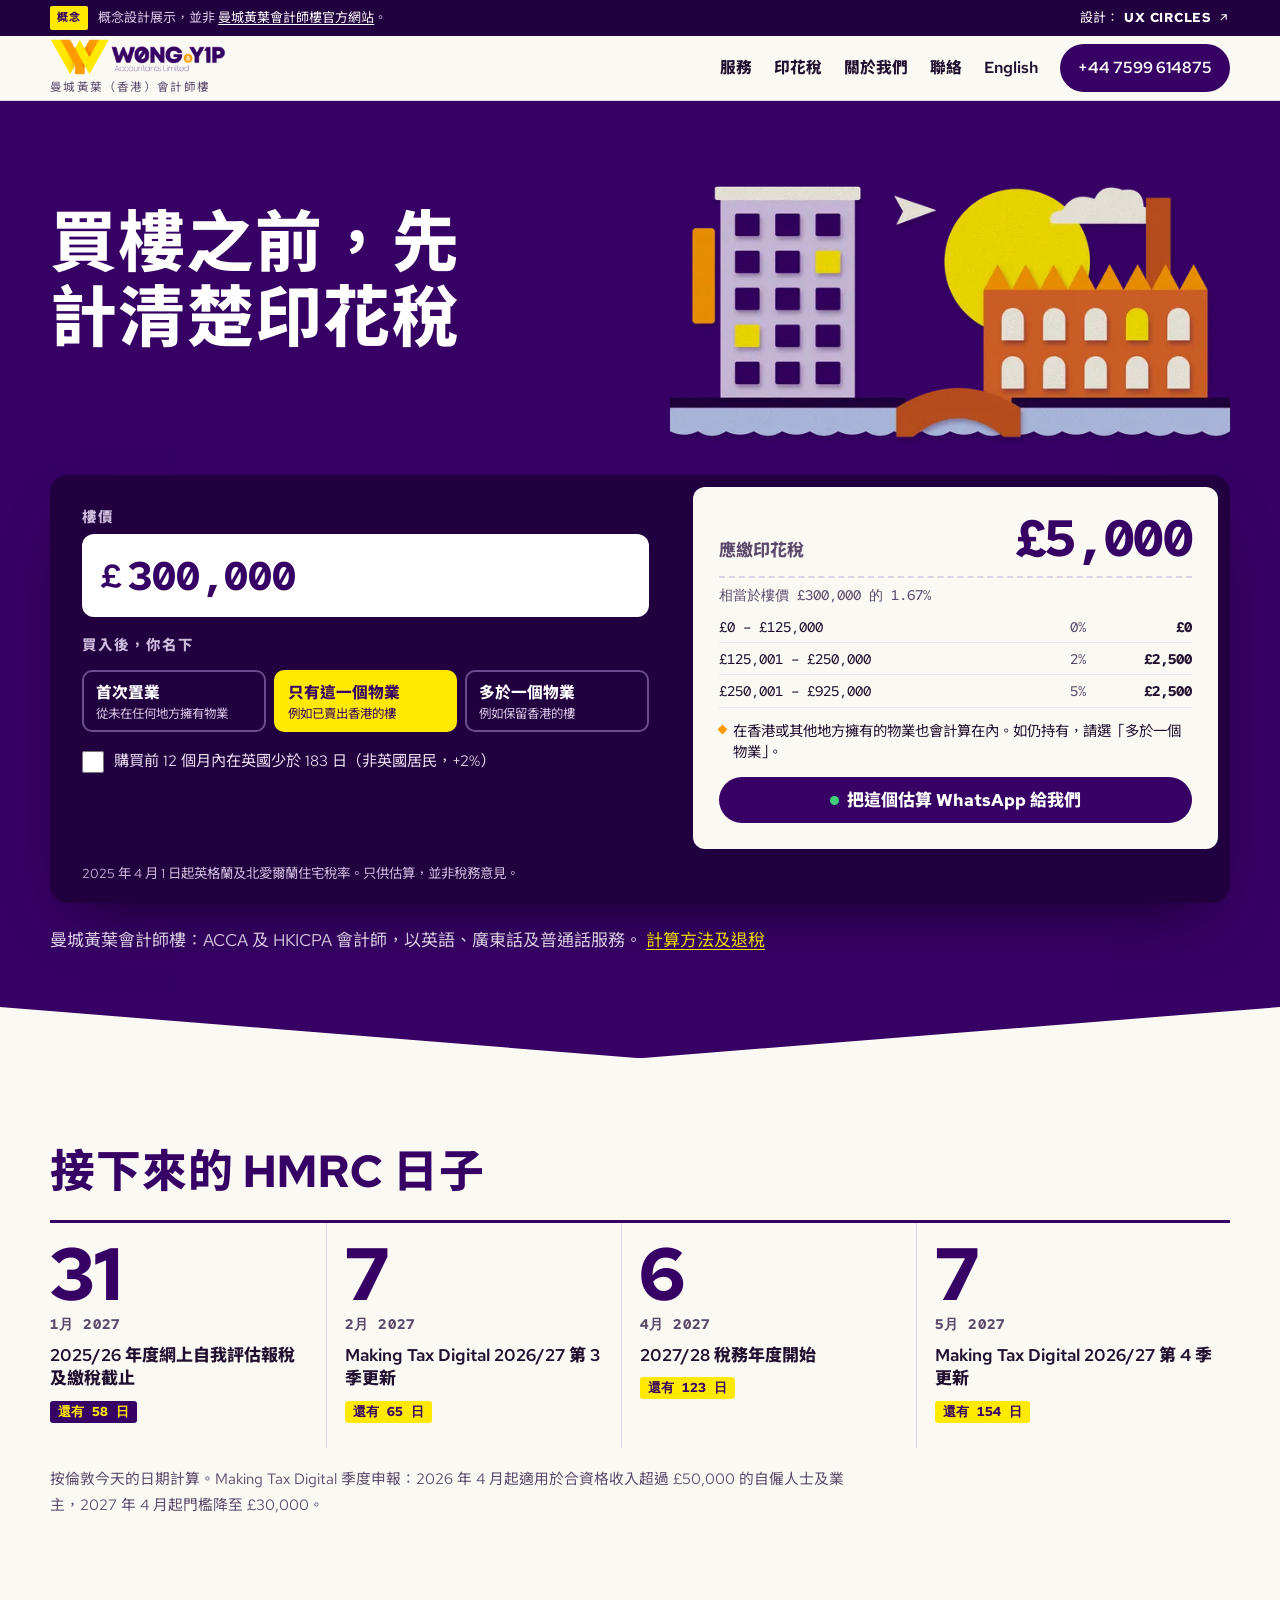
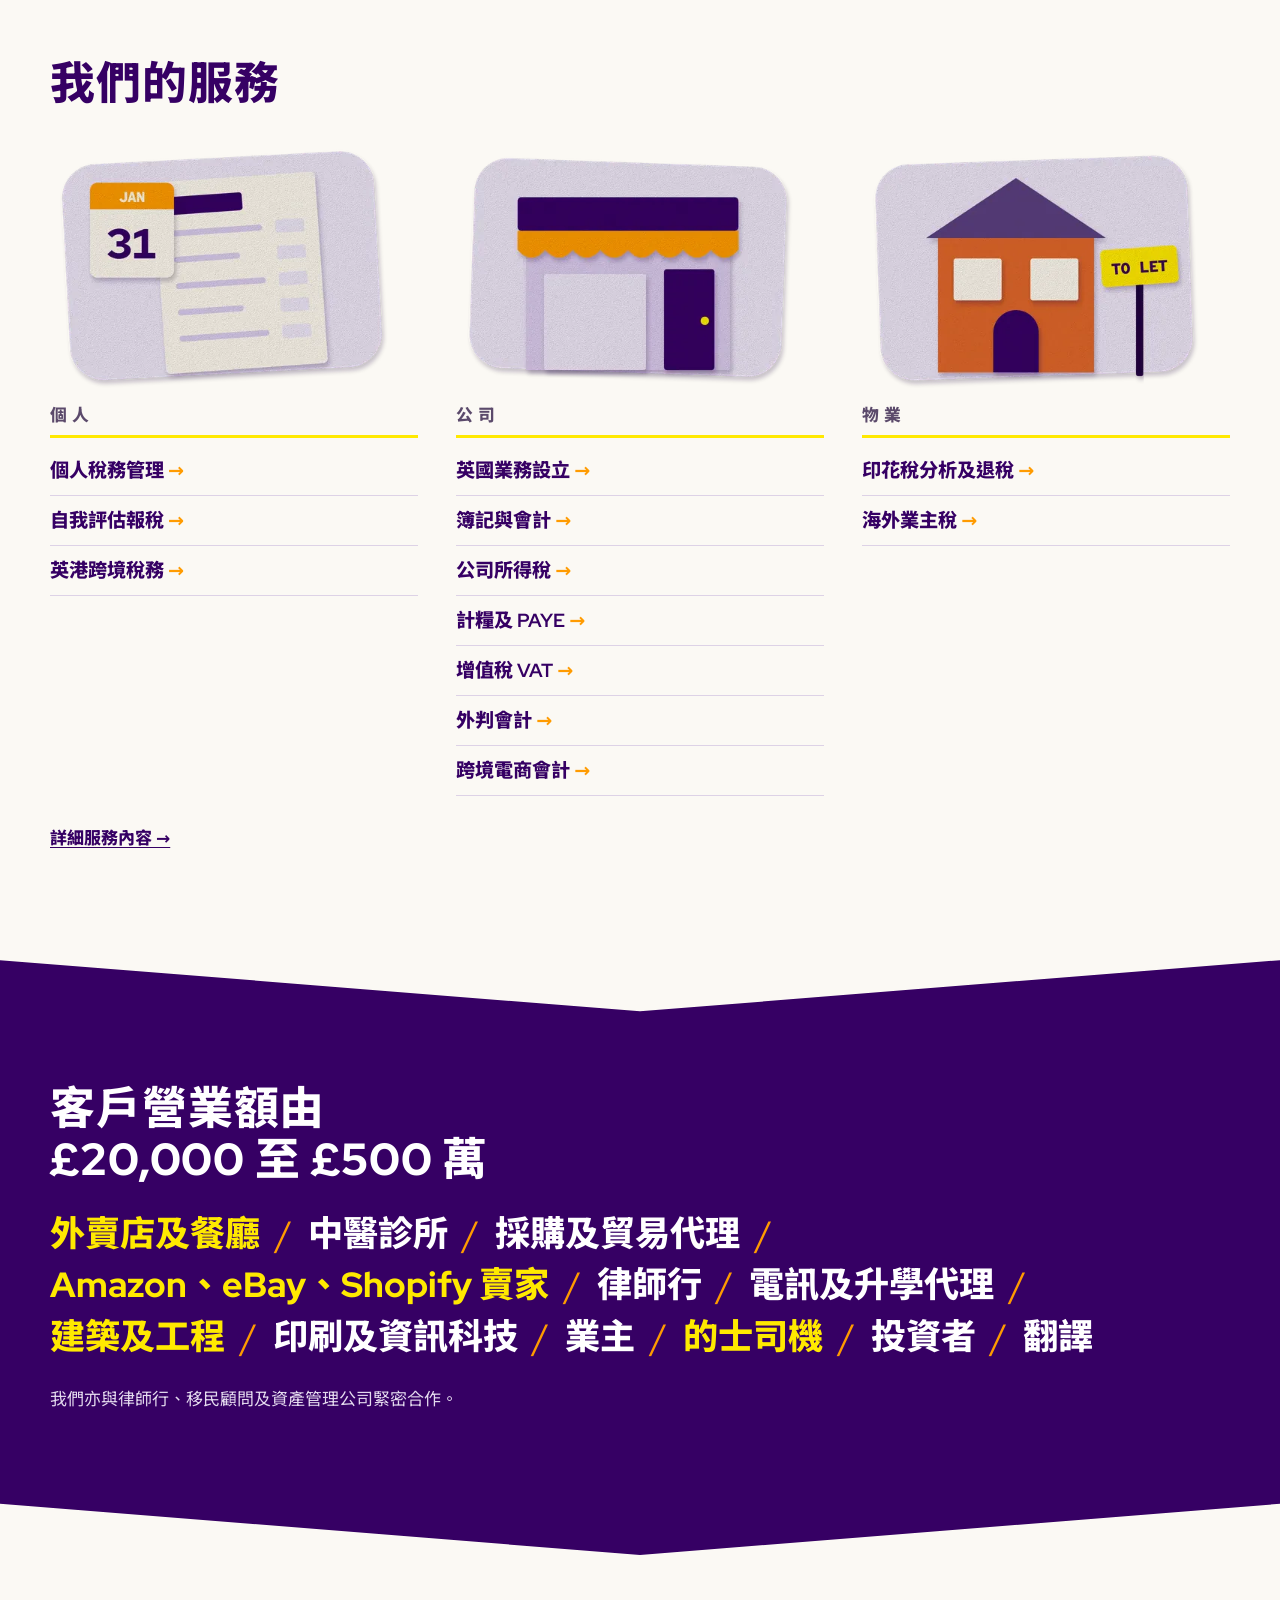
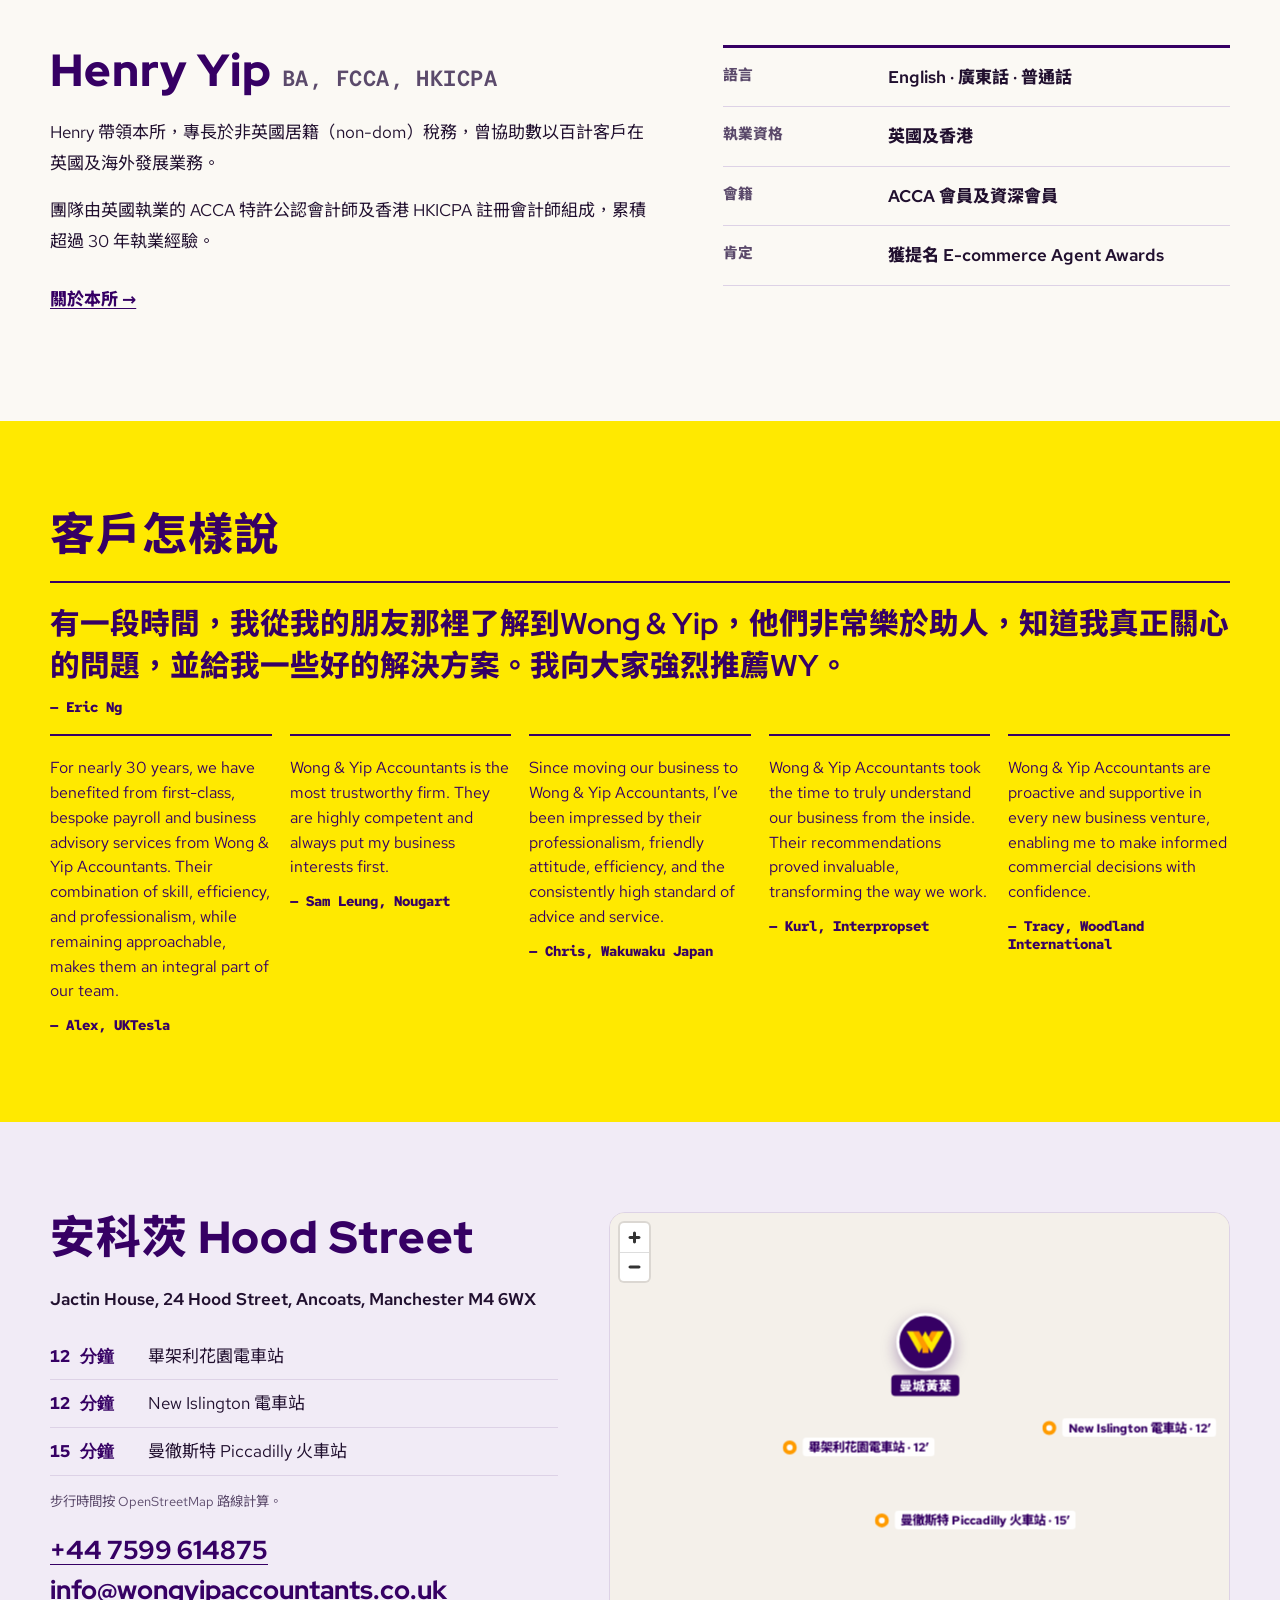
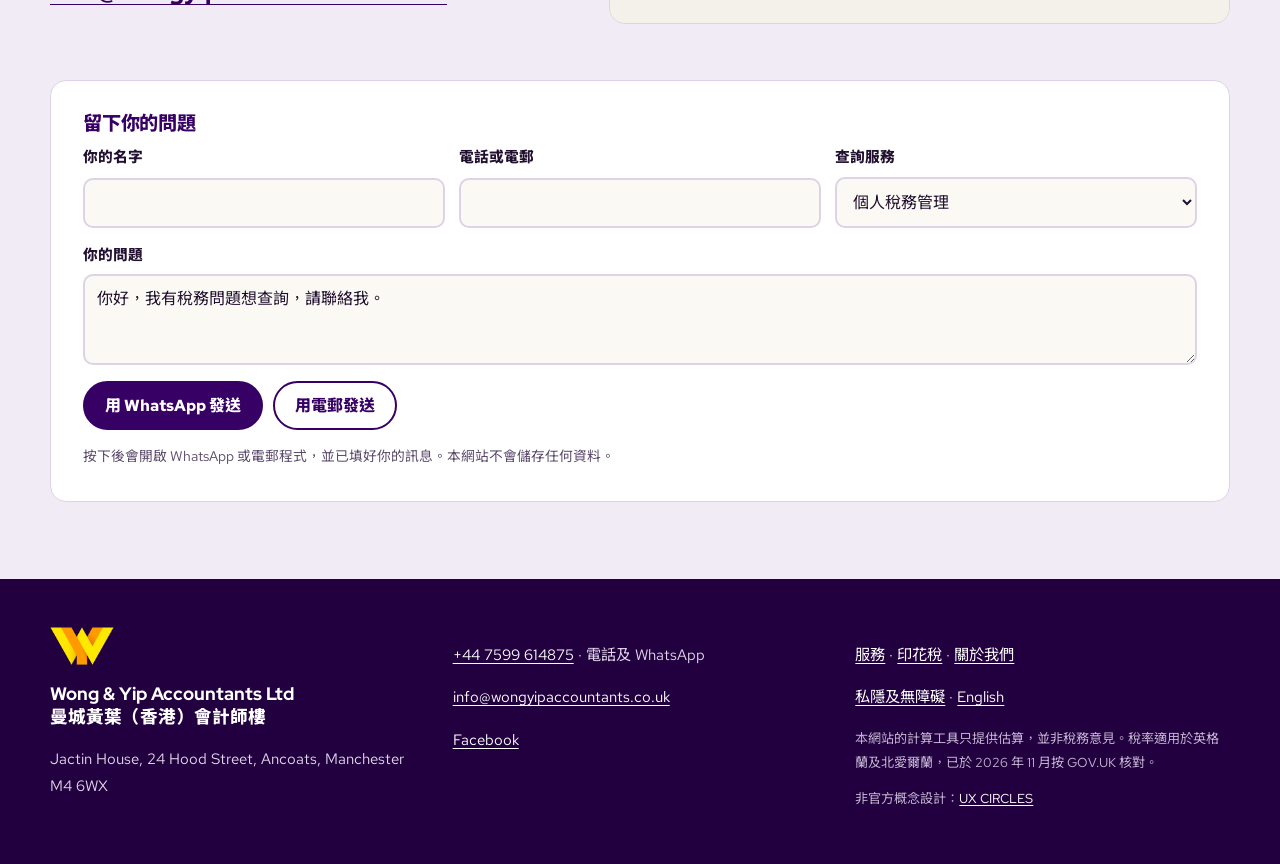
<file: index.html>
<!doctype html>
<html lang="zh-Hant-HK">
<head>
<meta charset="utf-8">
<meta name="viewport" content="width=device-width, initial-scale=1">
<meta name="robots" content="noindex, nofollow">
<title>曼城黃葉（香港）會計師樓 · 印花稅、報稅及會計</title>
<meta name="description" content="位於曼徹斯特 Ancoats 的 ACCA 及 HKICPA 會計師。計算印花稅、查看 HMRC 日子，以英語、廣東話或普通話與我們傾談。">
<link rel="alternate" hreflang="zh-Hant" href="https://uxcircles.github.io/wong-yip/index.html">
<link rel="alternate" hreflang="en" href="https://uxcircles.github.io/wong-yip/en/index.html">
<link rel="icon" type="image/png" href="assets/img/favicon.png">
<link rel="apple-touch-icon" href="assets/img/apple-touch-icon.png">
<meta name="theme-color" content="#360064">
<link rel="preload" href="assets/fonts/redhat-display.woff2" as="font" type="font/woff2" crossorigin>
<link rel="preload" href="assets/fonts/redhat-text.woff2" as="font" type="font/woff2" crossorigin>
<link rel="stylesheet" href="assets/site.css?v=18">
<script defer src="assets/site.js?v=18"></script>
</head>
<body>
<a class="skip" href="#main">跳至內容</a>
<div class="concept-bar" role="note">
  <div class="wrap concept-inner">
    <p><span class="concept-tag">概念</span><span class="concept-long">概念設計展示，並非 <a href="https://www.wongyipaccountants.co.uk/" target="_blank" rel="noopener">曼城黃葉會計師樓官方網站</a>。</span></p>
    <a href="https://ux-circles.com/professionals" target="_blank" rel="noopener"><span class="concept-by">設計：</span><strong>UX CIRCLES</strong> <svg viewBox="0 0 24 24" aria-hidden="true"><path d="M7 17 17 7M8 7h9v9"/></svg></a>
  </div>
</div>
<header class="site-head" id="top">
  <div class="wrap head-in">
    <a class="brand" href="index.html" aria-label="曼城黃葉會計師樓 首頁">
      <img src="assets/img/logo.png" width="1000" height="205" alt="Wong &amp; Yip Accountants Limited">
      <span class="brand-zh" lang="zh-Hant">曼城黃葉（香港）會計師樓</span>
    </a>
    <nav class="nav" aria-label="主選單"><a href="services.html">服務</a><a href="stamp-duty.html">印花稅</a><a href="about.html">關於我們</a><a href="index.html#contact">聯絡</a></nav>
    <a class="lang" href="en/" lang="en" hreflang="en">English</a>
    <a class="head-call" href="tel:+447599614875">+44 7599 614875</a>
    <button class="menu-btn" type="button" aria-expanded="false" aria-controls="menu">選單</button>
  </div>
  <div class="menu" id="menu" hidden>
    <nav class="wrap" aria-label="選單">
      <a href="services.html">服務</a><a href="stamp-duty.html">印花稅</a><a href="about.html">關於我們</a><a href="index.html#contact">聯絡</a>
      <a href="tel:+447599614875">致電 +44 7599 614875</a>
      <a href="https://wa.me/447599614875">WhatsApp</a>
    </nav>
  </div>
</header>
<main id="main">
<section class="hero hero-home" aria-labelledby="hero-h">
  <div class="wrap hero-in">
    <h1 id="hero-h">買樓之前，先計清楚印花稅</h1>
    <figure class="hero-illo">
      <img src="assets/img/hk-to-manchester-1000.webp" srcset="assets/img/hk-to-manchester-640.webp 640w, assets/img/hk-to-manchester-1000.webp 1000w, assets/img/hk-to-manchester-1600.webp 1600w" sizes="(min-width: 1021px) 560px, 100vw" width="1000" height="540" alt="剪紙插圖：香港唐樓、一架紙飛機，以及 Rochdale 運河旁的 Ancoats 紅磚紡織廠。" fetchpriority="low">
    </figure>
    <form class="tool" id="sdlt" data-sdlt novalidate>
  <div class="tool-in">
    <label class="price">
      <span class="lbl">樓價</span>
      <span class="price-box"><span aria-hidden="true">£</span><input name="price" inputmode="numeric" autocomplete="off" value="300,000" aria-describedby="sdlt-scope"></span>
    </label>
    <fieldset class="seg">
      <legend class="lbl">買入後，你名下</legend>
      <label><input type="radio" name="type" value="ftb"><span><span class="seg-l">首次置業<small>從未在任何地方擁有物業</small></span></span></label>
      <label><input type="radio" name="type" value="home" checked><span><span class="seg-l">只有這一個物業<small>例如已賣出香港的樓</small></span></span></label>
      <label><input type="radio" name="type" value="add"><span><span class="seg-l">多於一個物業<small>例如保留香港的樓</small></span></span></label>
    </fieldset>
    <label class="check"><input type="checkbox" name="nonres"><span>購買前 12 個月內在英國少於 183 日（非英國居民，+2%）</span></label>
  </div>
  <output class="receipt" aria-live="polite" for="sdlt">
    <span class="r-total"><span>應繳印花稅</span><b data-total>£0</b></span>
    <span class="r-eff" data-eff></span>
    <table><caption class="vh">各級稅款</caption><tbody data-rows></tbody></table>
    <span class="r-notes" data-notes></span>
    <a class="r-wa" data-wa-sdlt href="https://wa.me/447599614875?text=%E4%BD%A0%E5%A5%BD%EF%BC%8C%E6%88%91%E6%83%B3%E6%9F%A5%E8%A9%A2%E5%8D%B0%E8%8A%B1%E7%A8%85%E3%80%82">把這個估算 WhatsApp 給我們</a>
  </output>
  <p class="tool-scope" id="sdlt-scope">2025 年 4 月 1 日起英格蘭及北愛爾蘭住宅稅率。只供估算，並非稅務意見。</p>
</form>
    <p class="hero-foot">曼城黃葉會計師樓：ACCA 及 HKICPA 會計師，以英語、廣東話及普通話服務。 <a href="stamp-duty.html">計算方法及退稅</a></p>
  </div>
</section>

<section class="dates" aria-labelledby="dates-h">
  <div class="wrap">
    <h2 id="dates-h">接下來的 HMRC 日子</h2>
    <ol class="date-stack" data-deadlines aria-live="polite"></ol>
    <p class="dates-note">按倫敦今天的日期計算。Making Tax Digital 季度申報：2026 年 4 月起適用於合資格收入超過 £50,000 的自僱人士及業主，2027 年 4 月起門檻降至 £30,000。</p>
  </div>
</section>

<section class="svc" aria-labelledby="svc-h">
  <div class="wrap">
    <h2 id="svc-h">我們的服務</h2>
    <div class="svc-grid"><div class="svc-col"><img class="spot" src="assets/img/tax-return-480.webp" srcset="assets/img/tax-return-480.webp 480w, assets/img/tax-return-800.webp 800w" sizes="(min-width: 761px) 340px, 90vw" width="480" height="360" loading="lazy" alt="剪紙插圖：一份報稅表和顯示 1 月 31 日的月曆"><h3>個人</h3><ul><li><a href="services.html#tax">個人稅務管理</a></li><li><a href="services.html#sa">自我評估報稅</a></li><li><a href="services.html#cross">英港跨境稅務</a></li></ul></div><div class="svc-col"><img class="spot" src="assets/img/company-480.webp" srcset="assets/img/company-480.webp 480w, assets/img/company-800.webp 800w" sizes="(min-width: 761px) 340px, 90vw" width="480" height="360" loading="lazy" alt="剪紙插圖：一間有簷篷的小店"><h3>公司</h3><ul><li><a href="services.html#setup">英國業務設立</a></li><li><a href="services.html#books">簿記與會計</a></li><li><a href="services.html#ct">公司所得稅</a></li><li><a href="services.html#payroll">計糧及 PAYE</a></li><li><a href="services.html#vat">增值稅 VAT</a></li><li><a href="services.html#outsourced">外判會計</a></li><li><a href="services.html#ecom">跨境電商會計</a></li></ul></div><div class="svc-col"><img class="spot" src="assets/img/landlord-480.webp" srcset="assets/img/landlord-480.webp 480w, assets/img/landlord-800.webp 800w" sizes="(min-width: 761px) 340px, 90vw" width="480" height="360" loading="lazy" alt="剪紙插圖：一間掛著 TO LET 牌的紅磚屋"><h3>物業</h3><ul><li><a href="services.html#sdlt">印花稅分析及退稅</a></li><li><a href="services.html#nrl">海外業主稅</a></li></ul></div></div>
    <p><a class="more" href="services.html">詳細服務內容</a></p>
  </div>
</section>

<section class="inds" aria-labelledby="inds-h">
  <div class="wrap">
    <h2 id="inds-h">客戶營業額由 £20,000 至 £500 萬</h2>
    <ul class="ind-list"><li>外賣店及餐廳</li><li>中醫診所</li><li>採購及貿易代理</li><li>Amazon、eBay、Shopify 賣家</li><li>律師行</li><li>電訊及升學代理</li><li>建築及工程</li><li>印刷及資訊科技</li><li>業主</li><li>的士司機</li><li>投資者</li><li>翻譯</li></ul>
    <p class="inds-note">我們亦與律師行、移民顧問及資產管理公司緊密合作。</p>
  </div>
</section>

<section class="who" aria-labelledby="who-h">
  <div class="wrap who-grid">
    <div>
      <h2 id="who-h">Henry Yip <span class="creds">BA, FCCA, HKICPA</span></h2>
      <p>Henry 帶領本所，專長於非英國居籍（non-dom）稅務，曾協助數以百計客戶在英國及海外發展業務。</p>
      <p>團隊由英國執業的 ACCA 特許公認會計師及香港 HKICPA 註冊會計師組成，累積超過 30 年執業經驗。</p>
      <p><a class="more" href="about.html">關於本所</a></p>
    </div>
    <dl class="facts">
      <div><dt>語言</dt><dd>English · <span lang="yue-Hant">廣東話</span> · <span lang="zh-Hant">普通話</span></dd></div>
      <div><dt>執業資格</dt><dd>英國及香港</dd></div>
      <div><dt>會籍</dt><dd>ACCA 會員及資深會員</dd></div>
      <div><dt>肯定</dt><dd>獲提名 E-commerce Agent Awards</dd></div>
    </dl>
  </div>
</section>

<section class="quotes" aria-labelledby="q-h">
  <div class="wrap">
    <h2 id="q-h">客戶怎樣說</h2>
    <div class="q-row"><figure class="q q-main"><blockquote lang="zh-Hant">有一段時間，我從我的朋友那裡了解到Wong & Yip，他們非常樂於助人，知道我真正關心的問題，並給我一些好的解決方案。我向大家強烈推薦WY。</blockquote><figcaption>Eric Ng</figcaption></figure><figure class="q"><blockquote lang="en">For nearly 30 years, we have benefited from first-class, bespoke payroll and business advisory services from Wong & Yip Accountants. Their combination of skill, efficiency, and professionalism, while remaining approachable, makes them an integral part of our team.</blockquote><figcaption>Alex, UKTesla</figcaption></figure><figure class="q"><blockquote lang="en">Wong & Yip Accountants is the most trustworthy firm. They are highly competent and always put my business interests first.</blockquote><figcaption>Sam Leung, Nougart</figcaption></figure><figure class="q"><blockquote lang="en">Since moving our business to Wong & Yip Accountants, I’ve been impressed by their professionalism, friendly attitude, efficiency, and the consistently high standard of advice and service.</blockquote><figcaption>Chris, Wakuwaku Japan</figcaption></figure><figure class="q"><blockquote lang="en">Wong & Yip Accountants took the time to truly understand our business from the inside. Their recommendations proved invaluable, transforming the way we work.</blockquote><figcaption>Kurl, Interpropset</figcaption></figure><figure class="q"><blockquote lang="en">Wong & Yip Accountants are proactive and supportive in every new business venture, enabling me to make informed commercial decisions with confidence.</blockquote><figcaption>Tracy, Woodland International</figcaption></figure></div>
  </div>
</section>
<section class="contact" id="contact" aria-labelledby="contact-h">
  <div class="wrap contact-grid">
    <div class="contact-text">
      <h2 id="contact-h">安科茨 Hood Street</h2>
      <p class="addr">Jactin House, 24 Hood Street, Ancoats, Manchester M4 6WX</p>
      <ul class="walks"><li><b>12 分鐘</b> 畢架利花園電車站</li><li><b>12 分鐘</b> New Islington 電車站</li><li><b>15 分鐘</b> 曼徹斯特 Piccadilly 火車站</li></ul>
      <p class="walk-note">步行時間按 OpenStreetMap 路線計算。</p>
      <p class="big-links"><a href="tel:+447599614875">+44 7599 614875</a><a href="mailto:info@wongyipaccountants.co.uk">info@wongyipaccountants.co.uk</a></p>
    </div>
    <div class="map" data-map data-src="assets/vendor/maplibre/maplibre-gl.js" data-css="assets/vendor/maplibre/maplibre-gl.css" data-mapjs="assets/map.js?v=18">
      <div class="map-fallback" aria-hidden="true"><img class="chev pin-chev" src="assets/img/mark.png" width="400" height="238" alt="" aria-hidden="true"><span>Jactin House</span></div>
      <script type="application/json" id="map-data">{"home": [-2.2279647, 53.4843944], "routes": [{"name": "畢架利花園電車站", "min": 12, "kind": "tram", "start": [-2.236904, 53.4802768], "coords": [[-2.23692, 53.48027], [-2.23662, 53.48011], [-2.23663, 53.4801], [-2.2366, 53.48009], [-2.23655, 53.48005], [-2.23651, 53.48007], [-2.23648, 53.48008], [-2.23641, 53.48011], [-2.23637, 53.48012], [-2.23629, 53.48016], [-2.23622, 53.48023], [-2.23601, 53.48039], [-2.23597, 53.48041], [-2.23569, 53.48054], [-2.23526, 53.48075], [-2.23525, 53.48076], [-2.23518, 53.48078], [-2.23513, 53.4808], [-2.23504, 53.48083], [-2.23487, 53.48086], [-2.23468, 53.48086], [-2.23461, 53.48086], [-2.23456, 53.48085], [-2.23453, 53.48084], [-2.23427, 53.48099], [-2.23412, 53.48109], [-2.23408, 53.48111], [-2.23406, 53.48113], [-2.23386, 53.48126], [-2.23384, 53.48128], [-2.23382, 53.4813], [-2.23362, 53.48144], [-2.23369, 53.48147], [-2.23367, 53.48149], [-2.23364, 53.4815], [-2.2336, 53.48153], [-2.23358, 53.48155], [-2.23353, 53.48152], [-2.23281, 53.48201], [-2.23281, 53.48204], [-2.23279, 53.48206], [-2.23277, 53.48208], [-2.23271, 53.48213], [-2.2327, 53.48214], [-2.23267, 53.48214], [-2.23251, 53.48224], [-2.23251, 53.48225], [-2.2325, 53.48225], [-2.23249, 53.48226], [-2.23248, 53.48227], [-2.23225, 53.48243], [-2.23224, 53.48244], [-2.23224, 53.48244], [-2.23222, 53.48245], [-2.23222, 53.48246], [-2.23116, 53.48321], [-2.23113, 53.48325], [-2.23109, 53.48327], [-2.23091, 53.4834], [-2.23089, 53.48342], [-2.23087, 53.48344], [-2.23078, 53.4835], [-2.23076, 53.48352], [-2.23076, 53.48353], [-2.23088, 53.4836], [-2.23084, 53.48362], [-2.23081, 53.48364], [-2.23078, 53.48366], [-2.23075, 53.48368], [-2.23069, 53.48371], [-2.23066, 53.48374], [-2.23062, 53.48376], [-2.23055, 53.48372], [-2.23052, 53.48372], [-2.23023, 53.48392], [-2.23021, 53.48393], [-2.23017, 53.48395], [-2.22995, 53.4841], [-2.22993, 53.48412], [-2.22994, 53.48414], [-2.22993, 53.48414], [-2.22991, 53.48415], [-2.22989, 53.48417], [-2.22988, 53.48418], [-2.22986, 53.48418], [-2.22985, 53.48418], [-2.22963, 53.48432], [-2.22959, 53.48435], [-2.22954, 53.48433], [-2.22951, 53.48435], [-2.22948, 53.48436], [-2.22946, 53.48434], [-2.22916, 53.48417], [-2.22857, 53.48436], [-2.22853, 53.48437], [-2.22785, 53.4846], [-2.22784, 53.48459], [-2.22783, 53.48458], [-2.22781, 53.48456], [-2.22779, 53.48455], [-2.22804, 53.48448]]}, {"name": "New Islington 電車站", "min": 12, "kind": "tram", "start": [-2.2197957, 53.4810431], "coords": [[-2.21978, 53.48103], [-2.22012, 53.48086], [-2.22011, 53.48085], [-2.22014, 53.48083], [-2.22017, 53.48085], [-2.2202, 53.48087], [-2.22023, 53.4809], [-2.22025, 53.48093], [-2.22022, 53.48096], [-2.21994, 53.48112], [-2.22019, 53.48127], [-2.22025, 53.48124], [-2.22029, 53.48126], [-2.22043, 53.48136], [-2.22049, 53.48139], [-2.22049, 53.4814], [-2.22098, 53.48121], [-2.22103, 53.48125], [-2.22108, 53.48128], [-2.22111, 53.48132], [-2.22111, 53.48134], [-2.22111, 53.48136], [-2.2211, 53.48139], [-2.22106, 53.48142], [-2.22108, 53.48144], [-2.22119, 53.48151], [-2.22123, 53.48154], [-2.22141, 53.48159], [-2.2218, 53.48188], [-2.22181, 53.48189], [-2.22182, 53.4819], [-2.22185, 53.48193], [-2.22185, 53.48195], [-2.22189, 53.48197], [-2.22197, 53.48204], [-2.22201, 53.48206], [-2.22207, 53.48212], [-2.2224, 53.48235], [-2.22273, 53.48258], [-2.22274, 53.4826], [-2.22274, 53.48262], [-2.22273, 53.48264], [-2.22272, 53.48266], [-2.22271, 53.48267], [-2.22276, 53.4827], [-2.22287, 53.48276], [-2.2231, 53.48289], [-2.22326, 53.48298], [-2.22329, 53.483], [-2.22332, 53.48298], [-2.22335, 53.48297], [-2.22338, 53.48297], [-2.22342, 53.48298], [-2.22401, 53.48325], [-2.22419, 53.48311], [-2.22422, 53.48308], [-2.22435, 53.4831], [-2.2248, 53.48329], [-2.22479, 53.4833], [-2.22483, 53.4833], [-2.22494, 53.48335], [-2.22502, 53.4834], [-2.22506, 53.48344], [-2.22528, 53.48354], [-2.22561, 53.48367], [-2.22564, 53.48368], [-2.22568, 53.48369], [-2.22571, 53.48369], [-2.22576, 53.48369], [-2.22594, 53.4837], [-2.22598, 53.48369], [-2.22598, 53.48371], [-2.22587, 53.48386], [-2.22592, 53.4839], [-2.22595, 53.48393], [-2.22602, 53.484], [-2.22629, 53.48427], [-2.22659, 53.48454], [-2.22661, 53.48457], [-2.22668, 53.48455], [-2.22742, 53.48429], [-2.22747, 53.48434], [-2.22748, 53.48433], [-2.22751, 53.48432], [-2.22754, 53.48431], [-2.22756, 53.4843], [-2.22779, 53.48455], [-2.22804, 53.48448]]}, {"name": "曼徹斯特 Piccadilly 火車站", "min": 15, "kind": "rail", "start": [-2.2308334, 53.4774198], "coords": [[-2.23079, 53.47741], [-2.23079, 53.47742], [-2.23069, 53.47757], [-2.23092, 53.47765], [-2.23101, 53.47768], [-2.23125, 53.47777], [-2.2314, 53.47781], [-2.2314, 53.47781], [-2.23156, 53.47787], [-2.23165, 53.4779], [-2.23172, 53.47794], [-2.23174, 53.47795], [-2.23178, 53.47799], [-2.23181, 53.47806], [-2.23183, 53.47815], [-2.23185, 53.47824], [-2.23186, 53.47833], [-2.23193, 53.47844], [-2.23197, 53.4785], [-2.23206, 53.47856], [-2.23221, 53.47866], [-2.2323, 53.4787], [-2.23241, 53.47879], [-2.23247, 53.47885], [-2.23251, 53.4789], [-2.23253, 53.47894], [-2.23256, 53.47898], [-2.23257, 53.479], [-2.2326, 53.47904], [-2.23263, 53.47907], [-2.23263, 53.47908], [-2.23264, 53.47909], [-2.23271, 53.47917], [-2.23307, 53.47962], [-2.23309, 53.47963], [-2.2331, 53.47966], [-2.23311, 53.47966], [-2.23326, 53.4798], [-2.23344, 53.47998], [-2.23346, 53.48], [-2.23347, 53.48001], [-2.23348, 53.48002], [-2.2335, 53.48005], [-2.23383, 53.48035], [-2.23405, 53.48056], [-2.23419, 53.48067], [-2.23426, 53.48073], [-2.23427, 53.48073], [-2.23431, 53.48076], [-2.23429, 53.48078], [-2.234, 53.48101], [-2.23396, 53.48103], [-2.23392, 53.48105], [-2.23339, 53.48127], [-2.23341, 53.48128], [-2.23341, 53.4813], [-2.23341, 53.48134], [-2.23341, 53.48137], [-2.23341, 53.48139], [-2.23337, 53.48144], [-2.23336, 53.48145], [-2.23339, 53.48147], [-2.23332, 53.48151], [-2.2327, 53.48195], [-2.23266, 53.48195], [-2.23264, 53.48196], [-2.23261, 53.48199], [-2.23257, 53.48202], [-2.23255, 53.48204], [-2.23255, 53.48206], [-2.23211, 53.48237], [-2.23211, 53.48237], [-2.2321, 53.48238], [-2.23208, 53.4824], [-2.23207, 53.4824], [-2.23156, 53.48276], [-2.23156, 53.48276], [-2.23155, 53.48276], [-2.23153, 53.48278], [-2.23152, 53.48278], [-2.23098, 53.48318], [-2.23096, 53.48319], [-2.23094, 53.48321], [-2.23063, 53.48342], [-2.23057, 53.48342], [-2.23053, 53.48345], [-2.23049, 53.48347], [-2.23046, 53.4835], [-2.23042, 53.48352], [-2.23038, 53.48355], [-2.23035, 53.48357], [-2.23032, 53.48359], [-2.23045, 53.48367], [-2.23045, 53.48369], [-2.23016, 53.48387], [-2.23013, 53.48389], [-2.2301, 53.48391], [-2.23008, 53.48392], [-2.23006, 53.48393], [-2.22987, 53.48406], [-2.22985, 53.48407], [-2.22981, 53.48407], [-2.2298, 53.48406], [-2.22979, 53.48407], [-2.22977, 53.48408], [-2.22974, 53.4841], [-2.22974, 53.48411], [-2.22975, 53.48413], [-2.22949, 53.4843], [-2.22951, 53.48431], [-2.22954, 53.48433], [-2.22951, 53.48435], [-2.22948, 53.48436], [-2.22946, 53.48434], [-2.22916, 53.48417], [-2.22857, 53.48436], [-2.22853, 53.48437], [-2.22785, 53.4846], [-2.22784, 53.48459], [-2.22783, 53.48458], [-2.22781, 53.48456], [-2.22779, 53.48455], [-2.22804, 53.48448]]}], "label": "曼城黃葉", "mark": "assets/img/mark.png"}</script>
    </div>
  </div>
  <div class="wrap">
    <form class="ask" data-ask novalidate>
      <h3>留下你的問題</h3>
      <div class="ask-grid">
        <label>你的名字<input name="name" autocomplete="name" required></label>
        <label>電話或電郵<input name="reach" autocomplete="tel" required></label>
        <label>查詢服務<select name="topic"><option>個人稅務管理</option><option>自我評估報稅</option><option>英港跨境稅務</option><option>英國業務設立</option><option>簿記與會計</option><option>公司所得稅</option><option>計糧及 PAYE</option><option>增值稅 VAT</option><option>外判會計</option><option>跨境電商會計</option><option>印花稅分析及退稅</option><option>海外業主稅</option></select></label>
        <label class="wide">你的問題<textarea name="msg" rows="3" required>你好，我有稅務問題想查詢，請聯絡我。</textarea></label>
      </div>
      <p class="ask-err" data-err hidden>請填寫名字、聯絡方法及問題。</p>
      <div class="ask-btns">
        <button type="submit" name="via" value="wa">用 WhatsApp 發送</button>
        <button type="submit" name="via" value="mail" class="ghost">用電郵發送</button>
      </div>
      <p class="ask-note">按下後會開啟 WhatsApp 或電郵程式，並已填好你的訊息。本網站不會儲存任何資料。</p>
    </form>
  </div>
</section>
</main>
<footer class="foot">
  <div class="wrap foot-grid">
    <div>
      <img class="chev foot-chev" src="assets/img/mark.png" width="400" height="238" alt="" aria-hidden="true">
      <p class="foot-name">Wong &amp; Yip Accountants Ltd<br><span lang="zh-Hant">曼城黃葉（香港）會計師樓</span></p>
      <p>Jactin House, 24 Hood Street, Ancoats, Manchester M4 6WX</p>
    </div>
    <div>
      <p><a href="tel:+447599614875">+44 7599 614875</a> · 電話及 WhatsApp</p>
      <p><a href="mailto:info@wongyipaccountants.co.uk">info@wongyipaccountants.co.uk</a></p>
      <p><a href="https://www.facebook.com/wongyipaccountants">Facebook</a></p>
    </div>
    <div>
      <p><a href="services.html">服務</a> · <a href="stamp-duty.html">印花稅</a> · <a href="about.html">關於我們</a></p>
      <p><a href="privacy.html">私隱及無障礙</a> · <a href="en/" lang="en">English</a></p>
      <p class="foot-small">本網站的計算工具只提供估算，並非稅務意見。稅率適用於英格蘭及北愛爾蘭，已於 2026 年 11 月按 GOV.UK 核對。</p>
      <p class="foot-small"><span class="concept-note">非官方概念設計：<a href="https://ux-circles.com/professionals" target="_blank" rel="noopener">UX CIRCLES</a></span></p>
    </div>
  </div>
</footer>
<nav class="mbar" aria-label="快捷操作">
  <a href="tel:+447599614875">致電</a>
  <a href="https://wa.me/447599614875?text=%E4%BD%A0%E5%A5%BD%EF%BC%8C%E6%88%91%E6%9C%89%E7%A8%85%E5%8B%99%E5%95%8F%E9%A1%8C%E6%83%B3%E6%9F%A5%E8%A9%A2%E3%80%82" data-wa-sdlt>WhatsApp</a>
  <a href="#contact">查詢</a>
</nav>
</body>
</html>
</file>
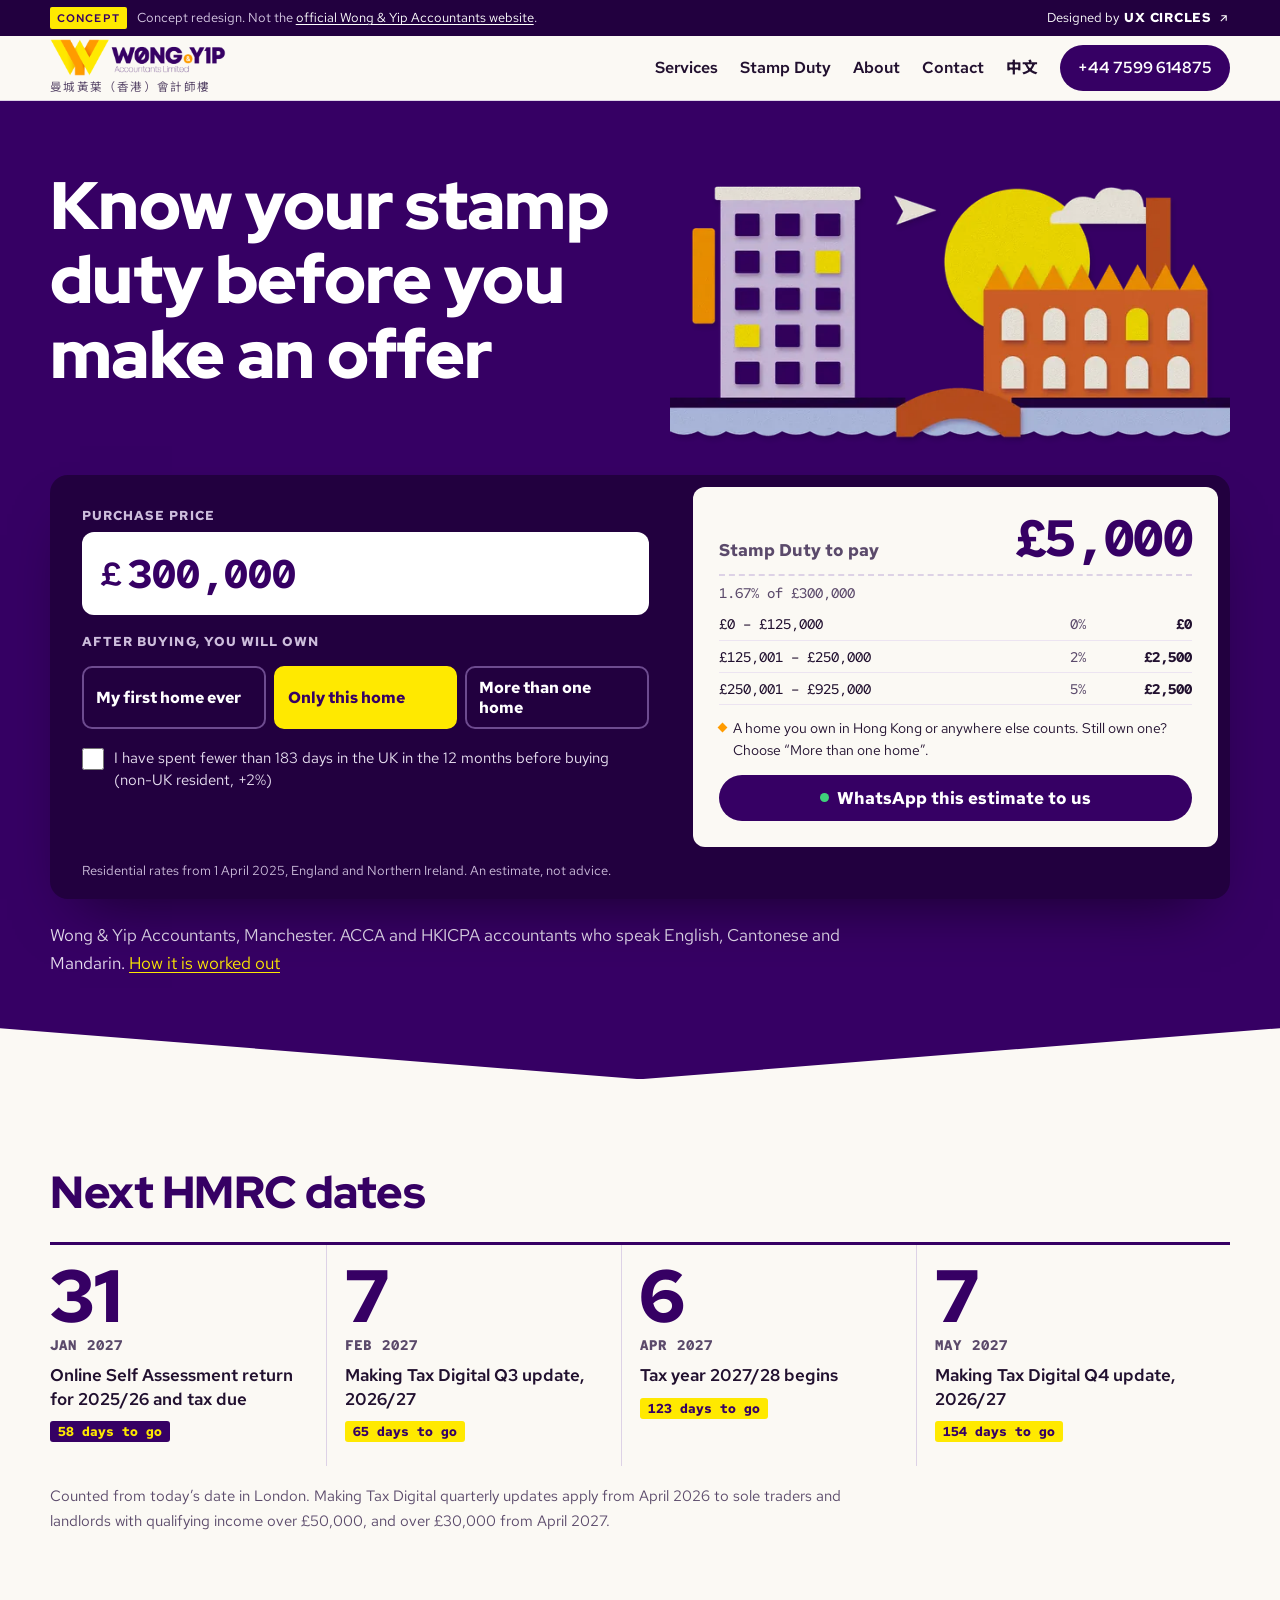
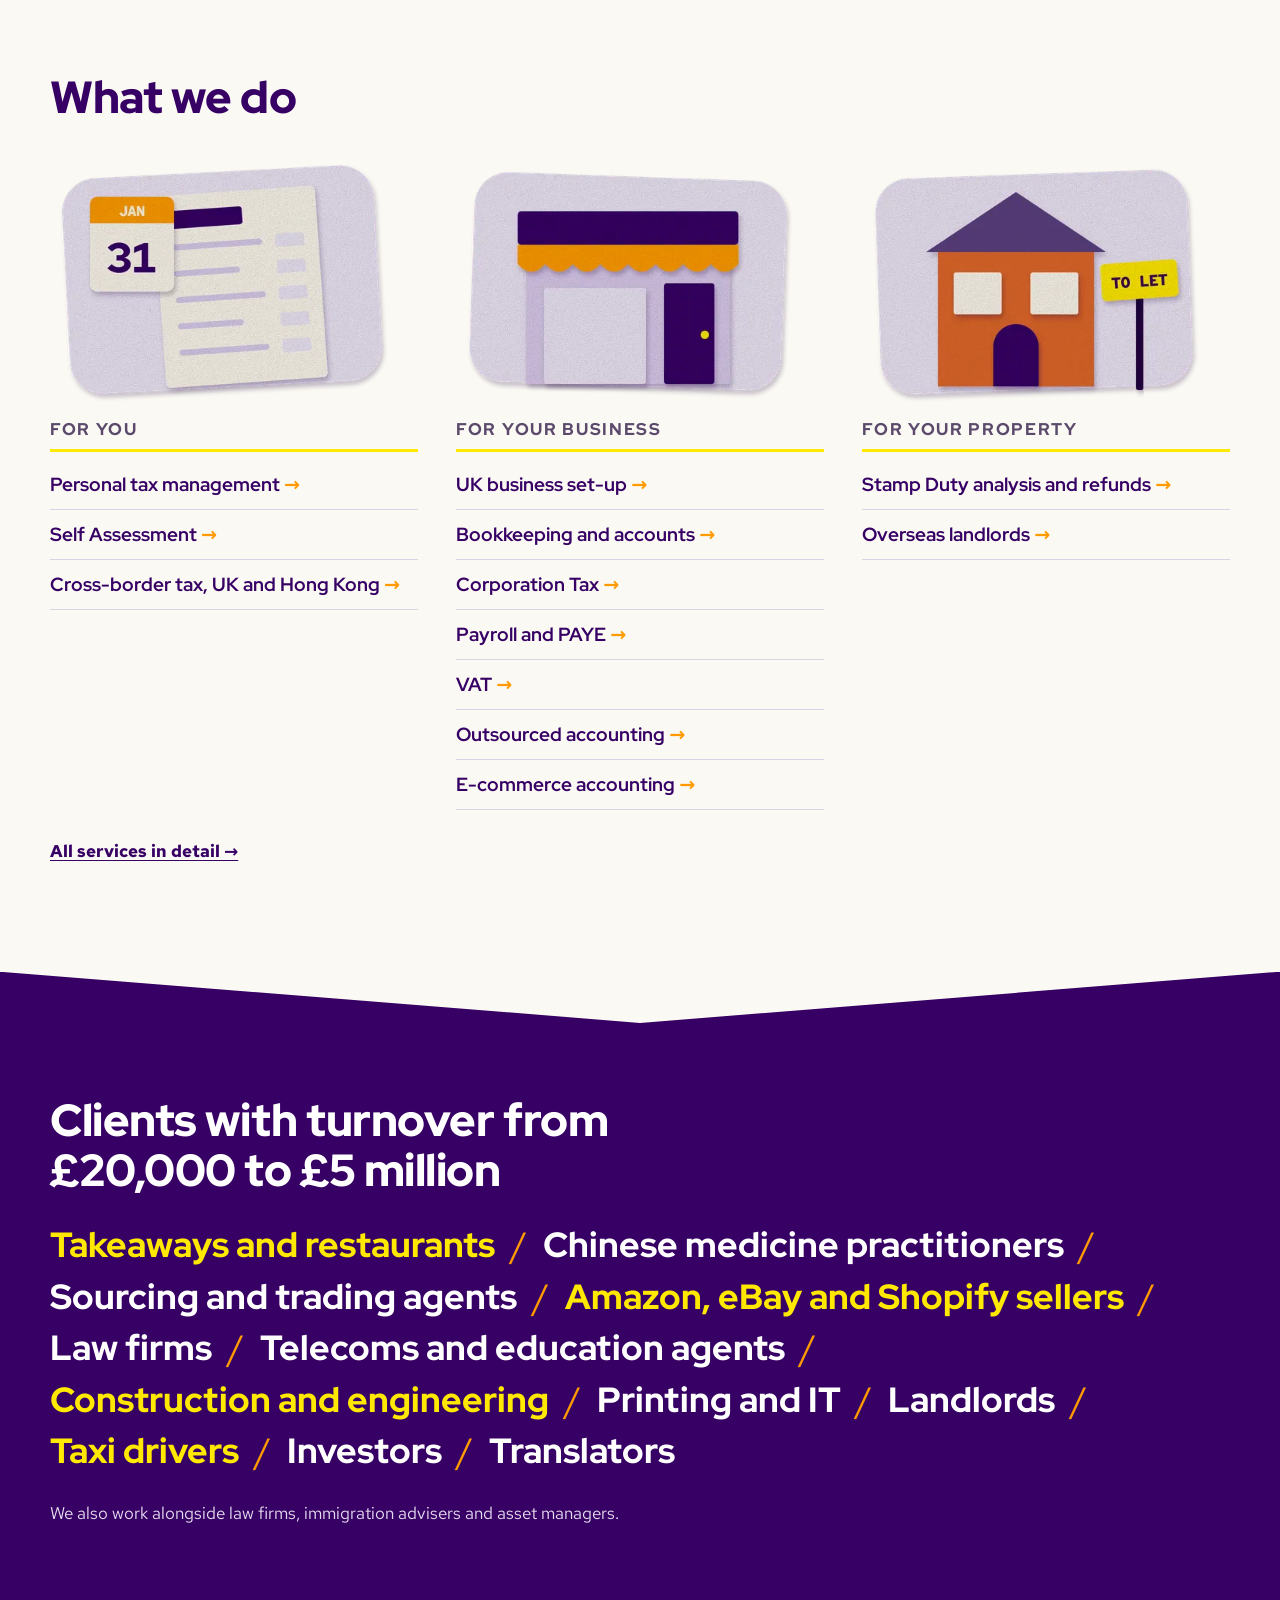
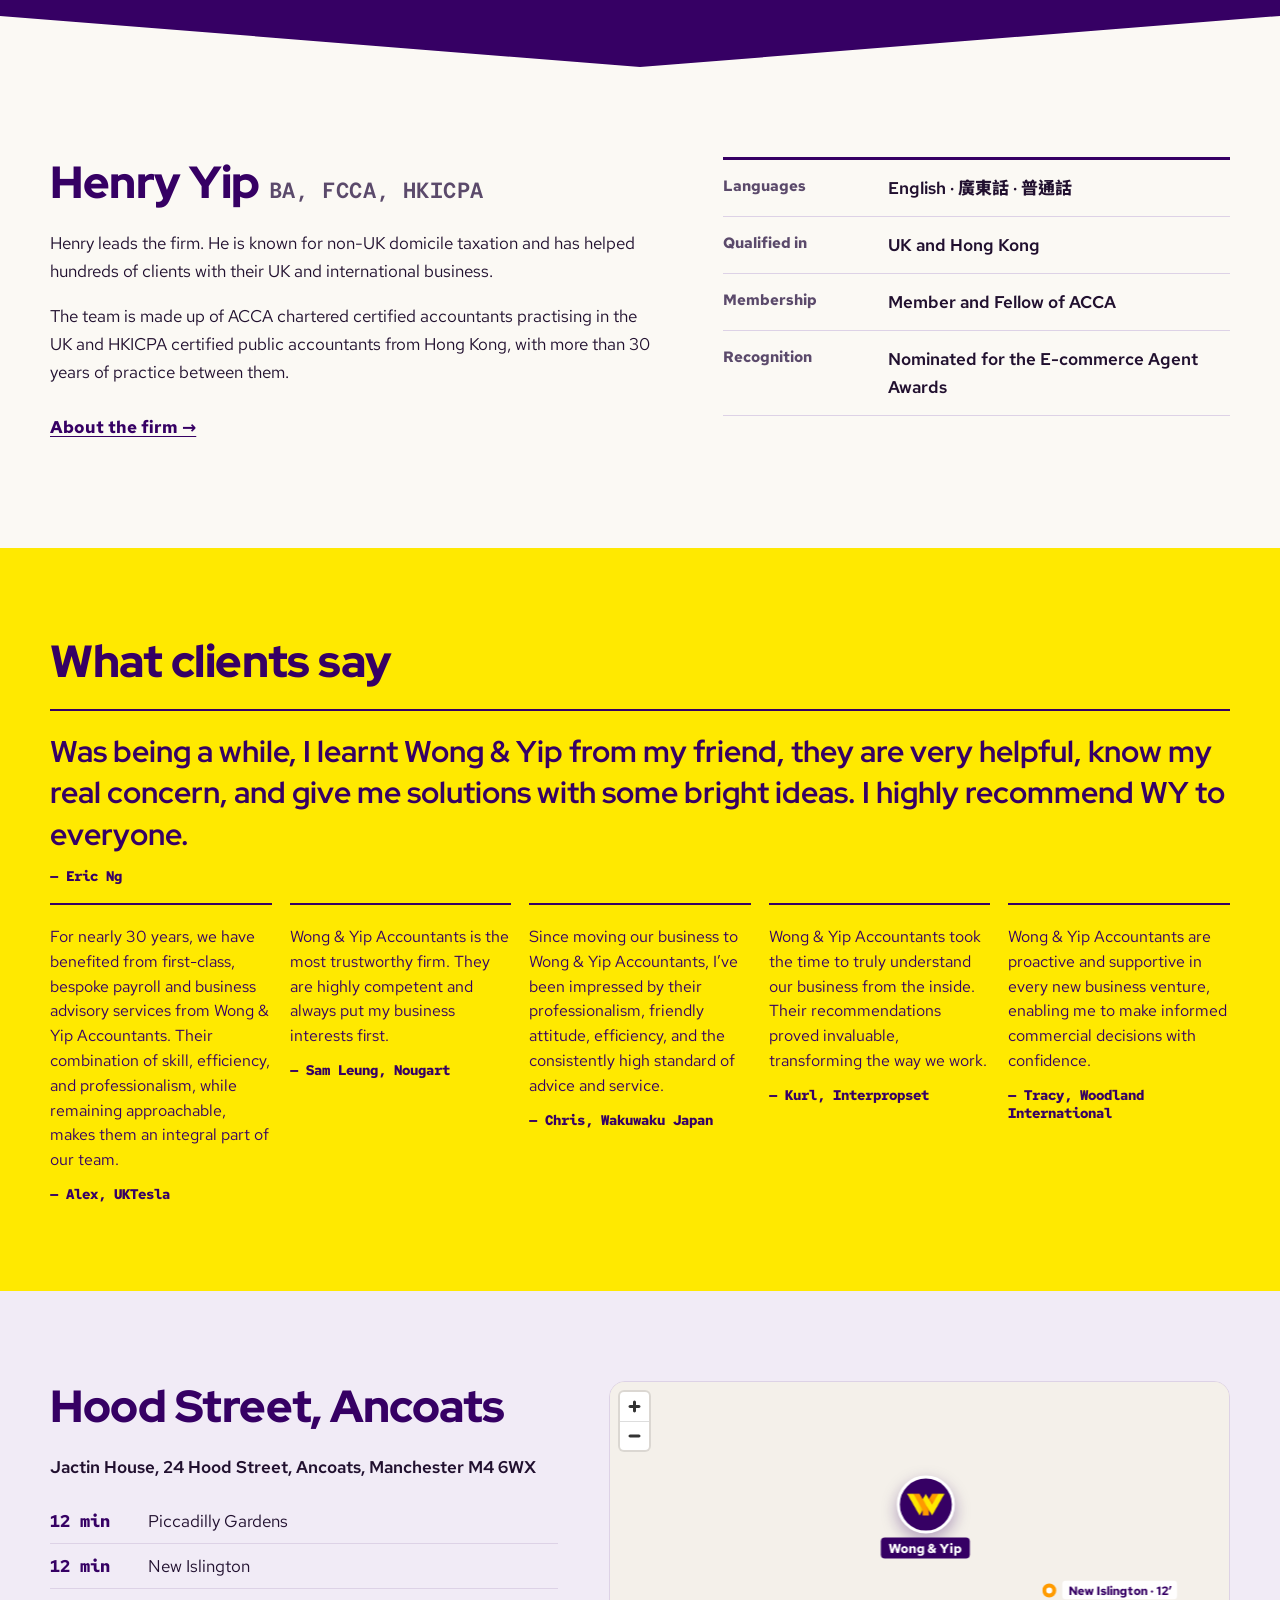
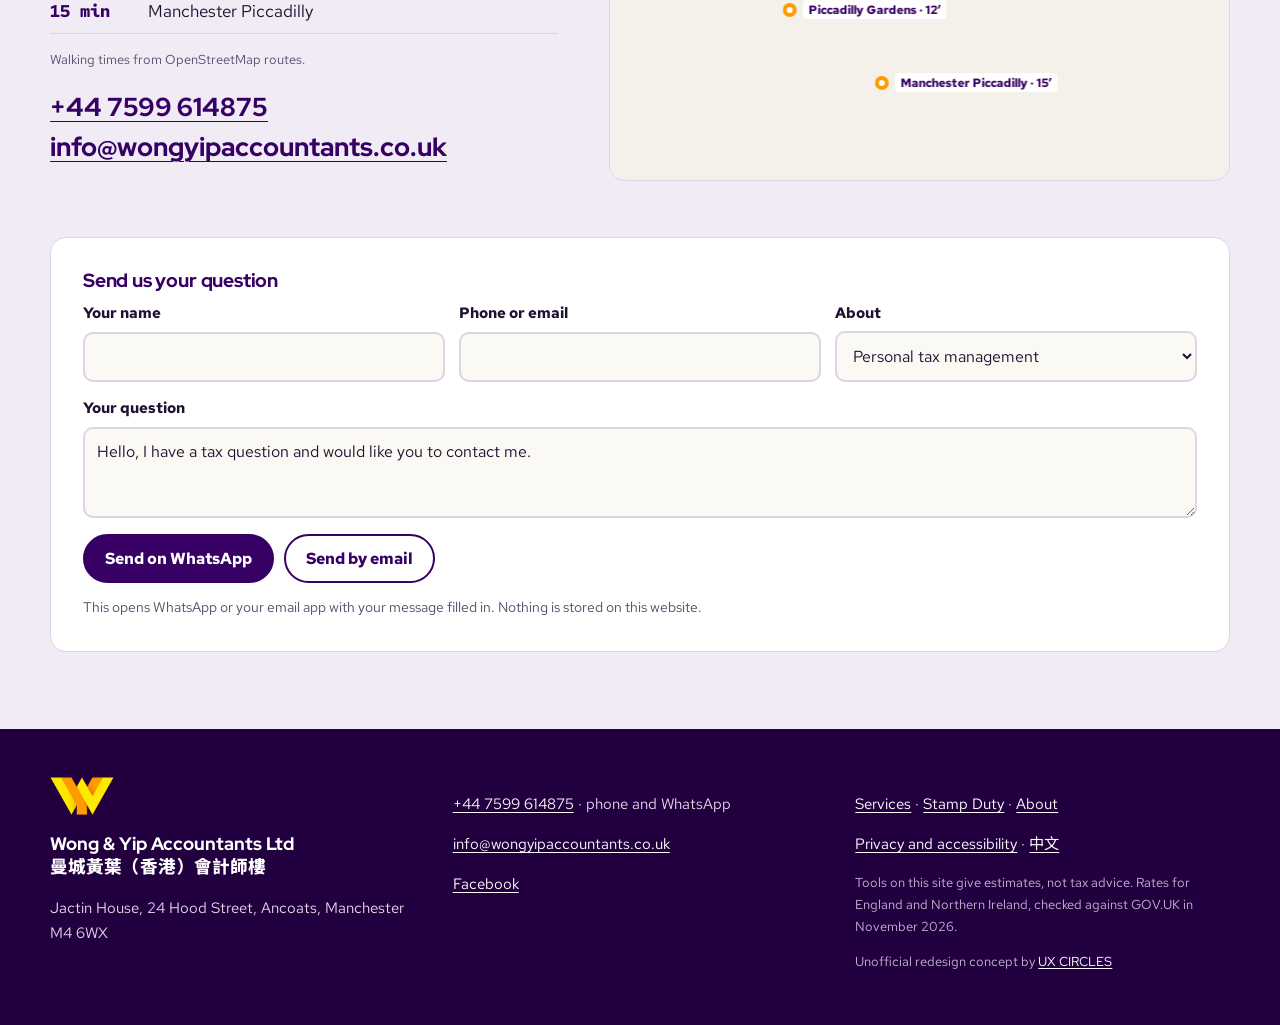
<file: en/index.html>
<!doctype html>
<html lang="en-GB">
<head>
<meta charset="utf-8">
<meta name="viewport" content="width=device-width, initial-scale=1">
<meta name="robots" content="noindex, nofollow">
<title>Wong & Yip Accountants, Manchester · Stamp Duty, tax and accounts</title>
<meta name="description" content="ACCA and HKICPA accountants in Ancoats, Manchester. Work out your Stamp Duty, see the next HMRC dates, and talk to us in English, Cantonese or Mandarin.">
<link rel="alternate" hreflang="zh-Hant" href="https://uxcircles.github.io/wong-yip/index.html">
<link rel="alternate" hreflang="en" href="https://uxcircles.github.io/wong-yip/en/index.html">
<link rel="icon" type="image/png" href="../assets/img/favicon.png">
<link rel="apple-touch-icon" href="../assets/img/apple-touch-icon.png">
<meta name="theme-color" content="#360064">
<link rel="preload" href="../assets/fonts/redhat-display.woff2" as="font" type="font/woff2" crossorigin>
<link rel="preload" href="../assets/fonts/redhat-text.woff2" as="font" type="font/woff2" crossorigin>
<link rel="stylesheet" href="../assets/site.css?v=18">
<script defer src="../assets/site.js?v=18"></script>
</head>
<body>
<a class="skip" href="#main">Skip to content</a>
<div class="concept-bar" role="note">
  <div class="wrap concept-inner">
    <p><span class="concept-tag">Concept</span><span class="concept-long">Concept redesign. Not the <a href="https://www.wongyipaccountants.co.uk/" target="_blank" rel="noopener">official Wong &amp; Yip Accountants website</a>.</span></p>
    <a href="https://ux-circles.com/professionals" target="_blank" rel="noopener"><span class="concept-by">Designed by </span><strong>UX CIRCLES</strong> <svg viewBox="0 0 24 24" aria-hidden="true"><path d="M7 17 17 7M8 7h9v9"/></svg></a>
  </div>
</div>
<header class="site-head" id="top">
  <div class="wrap head-in">
    <a class="brand" href="index.html" aria-label="Wong &amp; Yip Accountants, home">
      <img src="../assets/img/logo.png" width="1000" height="205" alt="Wong &amp; Yip Accountants Limited">
      <span class="brand-zh" lang="zh-Hant">曼城黃葉（香港）會計師樓</span>
    </a>
    <nav class="nav" aria-label="Main"><a href="services.html">Services</a><a href="stamp-duty.html">Stamp Duty</a><a href="about.html">About</a><a href="index.html#contact">Contact</a></nav>
    <a class="lang" href="../" lang="zh-Hant" hreflang="zh-Hant">中文</a>
    <a class="head-call" href="tel:+447599614875">+44 7599 614875</a>
    <button class="menu-btn" type="button" aria-expanded="false" aria-controls="menu">Menu</button>
  </div>
  <div class="menu" id="menu" hidden>
    <nav class="wrap" aria-label="Menu">
      <a href="services.html">Services</a><a href="stamp-duty.html">Stamp Duty</a><a href="about.html">About</a><a href="index.html#contact">Contact</a>
      <a href="tel:+447599614875">Call +44 7599 614875</a>
      <a href="https://wa.me/447599614875">WhatsApp</a>
    </nav>
  </div>
</header>
<main id="main">
<section class="hero hero-home" aria-labelledby="hero-h">
  <div class="wrap hero-in">
    <h1 id="hero-h">Know your stamp duty before you make an offer</h1>
    <figure class="hero-illo">
      <img src="../assets/img/hk-to-manchester-1000.webp" srcset="../assets/img/hk-to-manchester-640.webp 640w, ../assets/img/hk-to-manchester-1000.webp 1000w, ../assets/img/hk-to-manchester-1600.webp 1600w" sizes="(min-width: 1021px) 560px, 100vw" width="1000" height="540" alt="Paper-cut illustration: a Hong Kong tenement block, a paper plane, and a red-brick Ancoats cotton mill beside the Rochdale Canal." fetchpriority="low">
    </figure>
    <form class="tool" id="sdlt" data-sdlt novalidate>
  <div class="tool-in">
    <label class="price">
      <span class="lbl">Purchase price</span>
      <span class="price-box"><span aria-hidden="true">£</span><input name="price" inputmode="numeric" autocomplete="off" value="300,000" aria-describedby="sdlt-scope"></span>
    </label>
    <fieldset class="seg">
      <legend class="lbl">After buying, you will own</legend>
      <label><input type="radio" name="type" value="ftb"><span><span class="seg-l">My first home ever</span></span></label>
      <label><input type="radio" name="type" value="home" checked><span><span class="seg-l">Only this home</span></span></label>
      <label><input type="radio" name="type" value="add"><span><span class="seg-l">More than one home</span></span></label>
    </fieldset>
    <label class="check"><input type="checkbox" name="nonres"><span>I have spent fewer than 183 days in the UK in the 12 months before buying (non-UK resident, +2%)</span></label>
  </div>
  <output class="receipt" aria-live="polite" for="sdlt">
    <span class="r-total"><span>Stamp Duty to pay</span><b data-total>£0</b></span>
    <span class="r-eff" data-eff></span>
    <table><caption class="vh">Tax by band</caption><tbody data-rows></tbody></table>
    <span class="r-notes" data-notes></span>
    <a class="r-wa" data-wa-sdlt href="https://wa.me/447599614875?text=Hello%2C%20I%20would%20like%20to%20ask%20about%20Stamp%20Duty.">WhatsApp this estimate to us</a>
  </output>
  <p class="tool-scope" id="sdlt-scope">Residential rates from 1 April 2025, England and Northern Ireland. An estimate, not advice.</p>
</form>
    <p class="hero-foot">Wong &amp; Yip Accountants, Manchester. ACCA and HKICPA accountants who speak English, Cantonese and Mandarin. <a href="stamp-duty.html">How it is worked out</a></p>
  </div>
</section>

<section class="dates" aria-labelledby="dates-h">
  <div class="wrap">
    <h2 id="dates-h">Next HMRC dates</h2>
    <ol class="date-stack" data-deadlines aria-live="polite"></ol>
    <p class="dates-note">Counted from today’s date in London. Making Tax Digital quarterly updates apply from April 2026 to sole traders and landlords with qualifying income over £50,000, and over £30,000 from April 2027.</p>
  </div>
</section>

<section class="svc" aria-labelledby="svc-h">
  <div class="wrap">
    <h2 id="svc-h">What we do</h2>
    <div class="svc-grid"><div class="svc-col"><img class="spot" src="../assets/img/tax-return-480.webp" srcset="../assets/img/tax-return-480.webp 480w, ../assets/img/tax-return-800.webp 800w" sizes="(min-width: 761px) 340px, 90vw" width="480" height="360" loading="lazy" alt="Paper-cut illustration: a tax return form and a calendar showing 31 January"><h3>For you</h3><ul><li><a href="services.html#tax">Personal tax management</a></li><li><a href="services.html#sa">Self Assessment</a></li><li><a href="services.html#cross">Cross-border tax, UK and Hong Kong</a></li></ul></div><div class="svc-col"><img class="spot" src="../assets/img/company-480.webp" srcset="../assets/img/company-480.webp 480w, ../assets/img/company-800.webp 800w" sizes="(min-width: 761px) 340px, 90vw" width="480" height="360" loading="lazy" alt="Paper-cut illustration: a small shopfront with an awning"><h3>For your business</h3><ul><li><a href="services.html#setup">UK business set-up</a></li><li><a href="services.html#books">Bookkeeping and accounts</a></li><li><a href="services.html#ct">Corporation Tax</a></li><li><a href="services.html#payroll">Payroll and PAYE</a></li><li><a href="services.html#vat">VAT</a></li><li><a href="services.html#outsourced">Outsourced accounting</a></li><li><a href="services.html#ecom">E-commerce accounting</a></li></ul></div><div class="svc-col"><img class="spot" src="../assets/img/landlord-480.webp" srcset="../assets/img/landlord-480.webp 480w, ../assets/img/landlord-800.webp 800w" sizes="(min-width: 761px) 340px, 90vw" width="480" height="360" loading="lazy" alt="Paper-cut illustration: a red-brick house with a TO LET board"><h3>For your property</h3><ul><li><a href="services.html#sdlt">Stamp Duty analysis and refunds</a></li><li><a href="services.html#nrl">Overseas landlords</a></li></ul></div></div>
    <p><a class="more" href="services.html">All services in detail</a></p>
  </div>
</section>

<section class="inds" aria-labelledby="inds-h">
  <div class="wrap">
    <h2 id="inds-h">Clients with turnover from £20,000 to £5 million</h2>
    <ul class="ind-list"><li>Takeaways and restaurants</li><li>Chinese medicine practitioners</li><li>Sourcing and trading agents</li><li>Amazon, eBay and Shopify sellers</li><li>Law firms</li><li>Telecoms and education agents</li><li>Construction and engineering</li><li>Printing and IT</li><li>Landlords</li><li>Taxi drivers</li><li>Investors</li><li>Translators</li></ul>
    <p class="inds-note">We also work alongside law firms, immigration advisers and asset managers.</p>
  </div>
</section>

<section class="who" aria-labelledby="who-h">
  <div class="wrap who-grid">
    <div>
      <h2 id="who-h">Henry Yip <span class="creds">BA, FCCA, HKICPA</span></h2>
      <p>Henry leads the firm. He is known for non-UK domicile taxation and has helped hundreds of clients with their UK and international business.</p>
      <p>The team is made up of ACCA chartered certified accountants practising in the UK and HKICPA certified public accountants from Hong Kong, with more than 30 years of practice between them.</p>
      <p><a class="more" href="about.html">About the firm</a></p>
    </div>
    <dl class="facts">
      <div><dt>Languages</dt><dd>English · <span lang="yue-Hant">廣東話</span> · <span lang="zh-Hant">普通話</span></dd></div>
      <div><dt>Qualified in</dt><dd>UK and Hong Kong</dd></div>
      <div><dt>Membership</dt><dd>Member and Fellow of ACCA</dd></div>
      <div><dt>Recognition</dt><dd>Nominated for the E-commerce Agent Awards</dd></div>
    </dl>
  </div>
</section>

<section class="quotes" aria-labelledby="q-h">
  <div class="wrap">
    <h2 id="q-h">What clients say</h2>
    <div class="q-row"><figure class="q q-main"><blockquote lang="en">Was being a while, I learnt Wong & Yip from my friend, they are very helpful, know my real concern, and give me solutions with some bright ideas. I highly recommend WY to everyone.</blockquote><figcaption>Eric Ng</figcaption></figure><figure class="q"><blockquote lang="en">For nearly 30 years, we have benefited from first-class, bespoke payroll and business advisory services from Wong & Yip Accountants. Their combination of skill, efficiency, and professionalism, while remaining approachable, makes them an integral part of our team.</blockquote><figcaption>Alex, UKTesla</figcaption></figure><figure class="q"><blockquote lang="en">Wong & Yip Accountants is the most trustworthy firm. They are highly competent and always put my business interests first.</blockquote><figcaption>Sam Leung, Nougart</figcaption></figure><figure class="q"><blockquote lang="en">Since moving our business to Wong & Yip Accountants, I’ve been impressed by their professionalism, friendly attitude, efficiency, and the consistently high standard of advice and service.</blockquote><figcaption>Chris, Wakuwaku Japan</figcaption></figure><figure class="q"><blockquote lang="en">Wong & Yip Accountants took the time to truly understand our business from the inside. Their recommendations proved invaluable, transforming the way we work.</blockquote><figcaption>Kurl, Interpropset</figcaption></figure><figure class="q"><blockquote lang="en">Wong & Yip Accountants are proactive and supportive in every new business venture, enabling me to make informed commercial decisions with confidence.</blockquote><figcaption>Tracy, Woodland International</figcaption></figure></div>
  </div>
</section>
<section class="contact" id="contact" aria-labelledby="contact-h">
  <div class="wrap contact-grid">
    <div class="contact-text">
      <h2 id="contact-h">Hood Street, Ancoats</h2>
      <p class="addr">Jactin House, 24 Hood Street, Ancoats, Manchester M4 6WX</p>
      <ul class="walks"><li><b>12 min</b> Piccadilly Gardens</li><li><b>12 min</b> New Islington</li><li><b>15 min</b> Manchester Piccadilly</li></ul>
      <p class="walk-note">Walking times from OpenStreetMap routes.</p>
      <p class="big-links"><a href="tel:+447599614875">+44 7599 614875</a><a href="mailto:info@wongyipaccountants.co.uk">info@wongyipaccountants.co.uk</a></p>
    </div>
    <div class="map" data-map data-src="../assets/vendor/maplibre/maplibre-gl.js" data-css="../assets/vendor/maplibre/maplibre-gl.css" data-mapjs="../assets/map.js?v=18">
      <div class="map-fallback" aria-hidden="true"><img class="chev pin-chev" src="../assets/img/mark.png" width="400" height="238" alt="" aria-hidden="true"><span>Jactin House</span></div>
      <script type="application/json" id="map-data">{"home": [-2.2279647, 53.4843944], "routes": [{"name": "Piccadilly Gardens", "min": 12, "kind": "tram", "start": [-2.236904, 53.4802768], "coords": [[-2.23692, 53.48027], [-2.23662, 53.48011], [-2.23663, 53.4801], [-2.2366, 53.48009], [-2.23655, 53.48005], [-2.23651, 53.48007], [-2.23648, 53.48008], [-2.23641, 53.48011], [-2.23637, 53.48012], [-2.23629, 53.48016], [-2.23622, 53.48023], [-2.23601, 53.48039], [-2.23597, 53.48041], [-2.23569, 53.48054], [-2.23526, 53.48075], [-2.23525, 53.48076], [-2.23518, 53.48078], [-2.23513, 53.4808], [-2.23504, 53.48083], [-2.23487, 53.48086], [-2.23468, 53.48086], [-2.23461, 53.48086], [-2.23456, 53.48085], [-2.23453, 53.48084], [-2.23427, 53.48099], [-2.23412, 53.48109], [-2.23408, 53.48111], [-2.23406, 53.48113], [-2.23386, 53.48126], [-2.23384, 53.48128], [-2.23382, 53.4813], [-2.23362, 53.48144], [-2.23369, 53.48147], [-2.23367, 53.48149], [-2.23364, 53.4815], [-2.2336, 53.48153], [-2.23358, 53.48155], [-2.23353, 53.48152], [-2.23281, 53.48201], [-2.23281, 53.48204], [-2.23279, 53.48206], [-2.23277, 53.48208], [-2.23271, 53.48213], [-2.2327, 53.48214], [-2.23267, 53.48214], [-2.23251, 53.48224], [-2.23251, 53.48225], [-2.2325, 53.48225], [-2.23249, 53.48226], [-2.23248, 53.48227], [-2.23225, 53.48243], [-2.23224, 53.48244], [-2.23224, 53.48244], [-2.23222, 53.48245], [-2.23222, 53.48246], [-2.23116, 53.48321], [-2.23113, 53.48325], [-2.23109, 53.48327], [-2.23091, 53.4834], [-2.23089, 53.48342], [-2.23087, 53.48344], [-2.23078, 53.4835], [-2.23076, 53.48352], [-2.23076, 53.48353], [-2.23088, 53.4836], [-2.23084, 53.48362], [-2.23081, 53.48364], [-2.23078, 53.48366], [-2.23075, 53.48368], [-2.23069, 53.48371], [-2.23066, 53.48374], [-2.23062, 53.48376], [-2.23055, 53.48372], [-2.23052, 53.48372], [-2.23023, 53.48392], [-2.23021, 53.48393], [-2.23017, 53.48395], [-2.22995, 53.4841], [-2.22993, 53.48412], [-2.22994, 53.48414], [-2.22993, 53.48414], [-2.22991, 53.48415], [-2.22989, 53.48417], [-2.22988, 53.48418], [-2.22986, 53.48418], [-2.22985, 53.48418], [-2.22963, 53.48432], [-2.22959, 53.48435], [-2.22954, 53.48433], [-2.22951, 53.48435], [-2.22948, 53.48436], [-2.22946, 53.48434], [-2.22916, 53.48417], [-2.22857, 53.48436], [-2.22853, 53.48437], [-2.22785, 53.4846], [-2.22784, 53.48459], [-2.22783, 53.48458], [-2.22781, 53.48456], [-2.22779, 53.48455], [-2.22804, 53.48448]]}, {"name": "New Islington", "min": 12, "kind": "tram", "start": [-2.2197957, 53.4810431], "coords": [[-2.21978, 53.48103], [-2.22012, 53.48086], [-2.22011, 53.48085], [-2.22014, 53.48083], [-2.22017, 53.48085], [-2.2202, 53.48087], [-2.22023, 53.4809], [-2.22025, 53.48093], [-2.22022, 53.48096], [-2.21994, 53.48112], [-2.22019, 53.48127], [-2.22025, 53.48124], [-2.22029, 53.48126], [-2.22043, 53.48136], [-2.22049, 53.48139], [-2.22049, 53.4814], [-2.22098, 53.48121], [-2.22103, 53.48125], [-2.22108, 53.48128], [-2.22111, 53.48132], [-2.22111, 53.48134], [-2.22111, 53.48136], [-2.2211, 53.48139], [-2.22106, 53.48142], [-2.22108, 53.48144], [-2.22119, 53.48151], [-2.22123, 53.48154], [-2.22141, 53.48159], [-2.2218, 53.48188], [-2.22181, 53.48189], [-2.22182, 53.4819], [-2.22185, 53.48193], [-2.22185, 53.48195], [-2.22189, 53.48197], [-2.22197, 53.48204], [-2.22201, 53.48206], [-2.22207, 53.48212], [-2.2224, 53.48235], [-2.22273, 53.48258], [-2.22274, 53.4826], [-2.22274, 53.48262], [-2.22273, 53.48264], [-2.22272, 53.48266], [-2.22271, 53.48267], [-2.22276, 53.4827], [-2.22287, 53.48276], [-2.2231, 53.48289], [-2.22326, 53.48298], [-2.22329, 53.483], [-2.22332, 53.48298], [-2.22335, 53.48297], [-2.22338, 53.48297], [-2.22342, 53.48298], [-2.22401, 53.48325], [-2.22419, 53.48311], [-2.22422, 53.48308], [-2.22435, 53.4831], [-2.2248, 53.48329], [-2.22479, 53.4833], [-2.22483, 53.4833], [-2.22494, 53.48335], [-2.22502, 53.4834], [-2.22506, 53.48344], [-2.22528, 53.48354], [-2.22561, 53.48367], [-2.22564, 53.48368], [-2.22568, 53.48369], [-2.22571, 53.48369], [-2.22576, 53.48369], [-2.22594, 53.4837], [-2.22598, 53.48369], [-2.22598, 53.48371], [-2.22587, 53.48386], [-2.22592, 53.4839], [-2.22595, 53.48393], [-2.22602, 53.484], [-2.22629, 53.48427], [-2.22659, 53.48454], [-2.22661, 53.48457], [-2.22668, 53.48455], [-2.22742, 53.48429], [-2.22747, 53.48434], [-2.22748, 53.48433], [-2.22751, 53.48432], [-2.22754, 53.48431], [-2.22756, 53.4843], [-2.22779, 53.48455], [-2.22804, 53.48448]]}, {"name": "Manchester Piccadilly", "min": 15, "kind": "rail", "start": [-2.2308334, 53.4774198], "coords": [[-2.23079, 53.47741], [-2.23079, 53.47742], [-2.23069, 53.47757], [-2.23092, 53.47765], [-2.23101, 53.47768], [-2.23125, 53.47777], [-2.2314, 53.47781], [-2.2314, 53.47781], [-2.23156, 53.47787], [-2.23165, 53.4779], [-2.23172, 53.47794], [-2.23174, 53.47795], [-2.23178, 53.47799], [-2.23181, 53.47806], [-2.23183, 53.47815], [-2.23185, 53.47824], [-2.23186, 53.47833], [-2.23193, 53.47844], [-2.23197, 53.4785], [-2.23206, 53.47856], [-2.23221, 53.47866], [-2.2323, 53.4787], [-2.23241, 53.47879], [-2.23247, 53.47885], [-2.23251, 53.4789], [-2.23253, 53.47894], [-2.23256, 53.47898], [-2.23257, 53.479], [-2.2326, 53.47904], [-2.23263, 53.47907], [-2.23263, 53.47908], [-2.23264, 53.47909], [-2.23271, 53.47917], [-2.23307, 53.47962], [-2.23309, 53.47963], [-2.2331, 53.47966], [-2.23311, 53.47966], [-2.23326, 53.4798], [-2.23344, 53.47998], [-2.23346, 53.48], [-2.23347, 53.48001], [-2.23348, 53.48002], [-2.2335, 53.48005], [-2.23383, 53.48035], [-2.23405, 53.48056], [-2.23419, 53.48067], [-2.23426, 53.48073], [-2.23427, 53.48073], [-2.23431, 53.48076], [-2.23429, 53.48078], [-2.234, 53.48101], [-2.23396, 53.48103], [-2.23392, 53.48105], [-2.23339, 53.48127], [-2.23341, 53.48128], [-2.23341, 53.4813], [-2.23341, 53.48134], [-2.23341, 53.48137], [-2.23341, 53.48139], [-2.23337, 53.48144], [-2.23336, 53.48145], [-2.23339, 53.48147], [-2.23332, 53.48151], [-2.2327, 53.48195], [-2.23266, 53.48195], [-2.23264, 53.48196], [-2.23261, 53.48199], [-2.23257, 53.48202], [-2.23255, 53.48204], [-2.23255, 53.48206], [-2.23211, 53.48237], [-2.23211, 53.48237], [-2.2321, 53.48238], [-2.23208, 53.4824], [-2.23207, 53.4824], [-2.23156, 53.48276], [-2.23156, 53.48276], [-2.23155, 53.48276], [-2.23153, 53.48278], [-2.23152, 53.48278], [-2.23098, 53.48318], [-2.23096, 53.48319], [-2.23094, 53.48321], [-2.23063, 53.48342], [-2.23057, 53.48342], [-2.23053, 53.48345], [-2.23049, 53.48347], [-2.23046, 53.4835], [-2.23042, 53.48352], [-2.23038, 53.48355], [-2.23035, 53.48357], [-2.23032, 53.48359], [-2.23045, 53.48367], [-2.23045, 53.48369], [-2.23016, 53.48387], [-2.23013, 53.48389], [-2.2301, 53.48391], [-2.23008, 53.48392], [-2.23006, 53.48393], [-2.22987, 53.48406], [-2.22985, 53.48407], [-2.22981, 53.48407], [-2.2298, 53.48406], [-2.22979, 53.48407], [-2.22977, 53.48408], [-2.22974, 53.4841], [-2.22974, 53.48411], [-2.22975, 53.48413], [-2.22949, 53.4843], [-2.22951, 53.48431], [-2.22954, 53.48433], [-2.22951, 53.48435], [-2.22948, 53.48436], [-2.22946, 53.48434], [-2.22916, 53.48417], [-2.22857, 53.48436], [-2.22853, 53.48437], [-2.22785, 53.4846], [-2.22784, 53.48459], [-2.22783, 53.48458], [-2.22781, 53.48456], [-2.22779, 53.48455], [-2.22804, 53.48448]]}], "label": "Wong & Yip", "mark": "../assets/img/mark.png"}</script>
    </div>
  </div>
  <div class="wrap">
    <form class="ask" data-ask novalidate>
      <h3>Send us your question</h3>
      <div class="ask-grid">
        <label>Your name<input name="name" autocomplete="name" required></label>
        <label>Phone or email<input name="reach" autocomplete="tel" required></label>
        <label>About<select name="topic"><option>Personal tax management</option><option>Self Assessment</option><option>Cross-border tax, UK and Hong Kong</option><option>UK business set-up</option><option>Bookkeeping and accounts</option><option>Corporation Tax</option><option>Payroll and PAYE</option><option>VAT</option><option>Outsourced accounting</option><option>E-commerce accounting</option><option>Stamp Duty analysis and refunds</option><option>Overseas landlords</option></select></label>
        <label class="wide">Your question<textarea name="msg" rows="3" required>Hello, I have a tax question and would like you to contact me.</textarea></label>
      </div>
      <p class="ask-err" data-err hidden>Please fill in your name, how to reach you and your question.</p>
      <div class="ask-btns">
        <button type="submit" name="via" value="wa">Send on WhatsApp</button>
        <button type="submit" name="via" value="mail" class="ghost">Send by email</button>
      </div>
      <p class="ask-note">This opens WhatsApp or your email app with your message filled in. Nothing is stored on this website.</p>
    </form>
  </div>
</section>
</main>
<footer class="foot">
  <div class="wrap foot-grid">
    <div>
      <img class="chev foot-chev" src="../assets/img/mark.png" width="400" height="238" alt="" aria-hidden="true">
      <p class="foot-name">Wong &amp; Yip Accountants Ltd<br><span lang="zh-Hant">曼城黃葉（香港）會計師樓</span></p>
      <p>Jactin House, 24 Hood Street, Ancoats, Manchester M4 6WX</p>
    </div>
    <div>
      <p><a href="tel:+447599614875">+44 7599 614875</a> · phone and WhatsApp</p>
      <p><a href="mailto:info@wongyipaccountants.co.uk">info@wongyipaccountants.co.uk</a></p>
      <p><a href="https://www.facebook.com/wongyipaccountants">Facebook</a></p>
    </div>
    <div>
      <p><a href="services.html">Services</a> · <a href="stamp-duty.html">Stamp Duty</a> · <a href="about.html">About</a></p>
      <p><a href="privacy.html">Privacy and accessibility</a> · <a href="../" lang="zh-Hant">中文</a></p>
      <p class="foot-small">Tools on this site give estimates, not tax advice. Rates for England and Northern Ireland, checked against GOV.UK in November 2026.</p>
      <p class="foot-small"><span class="concept-note">Unofficial redesign concept by <a href="https://ux-circles.com/professionals" target="_blank" rel="noopener">UX CIRCLES</a></span></p>
    </div>
  </div>
</footer>
<nav class="mbar" aria-label="Quick actions">
  <a href="tel:+447599614875">Call</a>
  <a href="https://wa.me/447599614875?text=Hello%2C%20I%20have%20a%20tax%20question." data-wa-sdlt>WhatsApp</a>
  <a href="#contact">Ask us</a>
</nav>
</body>
</html>
</file>
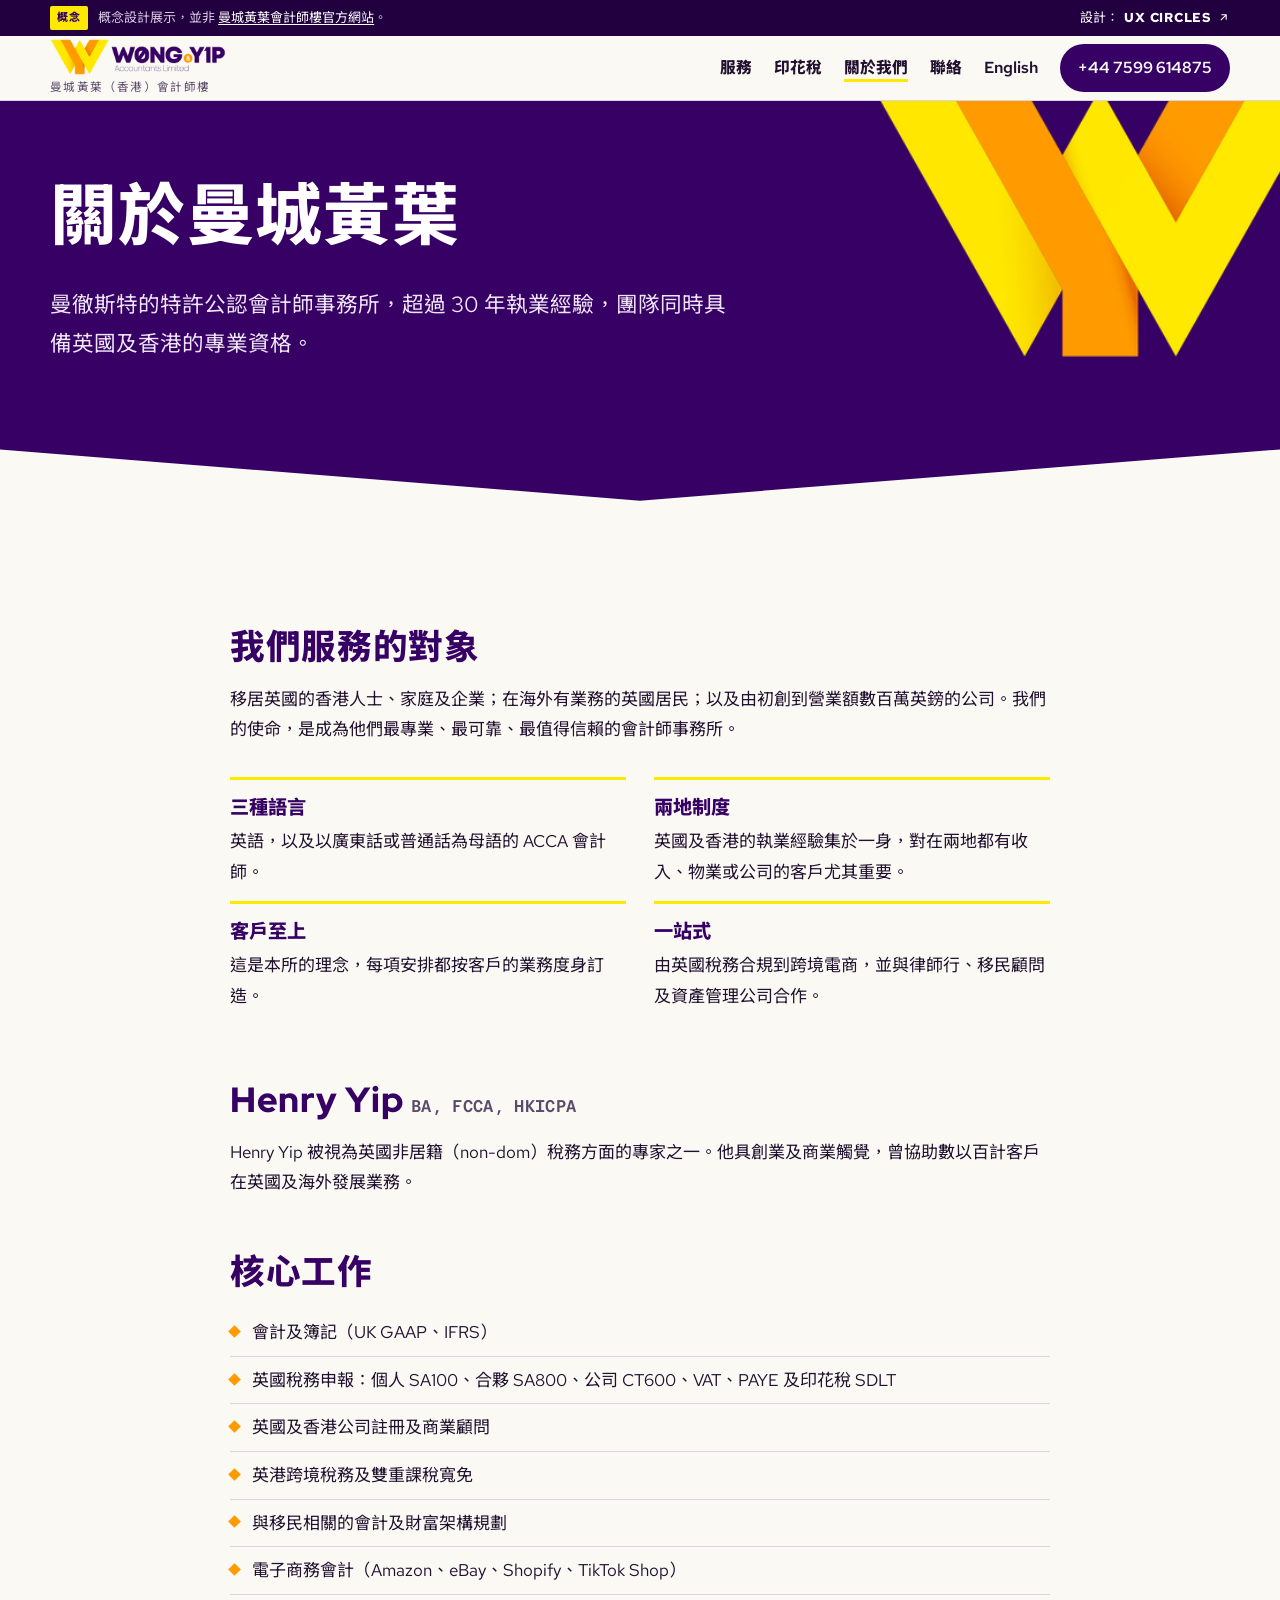
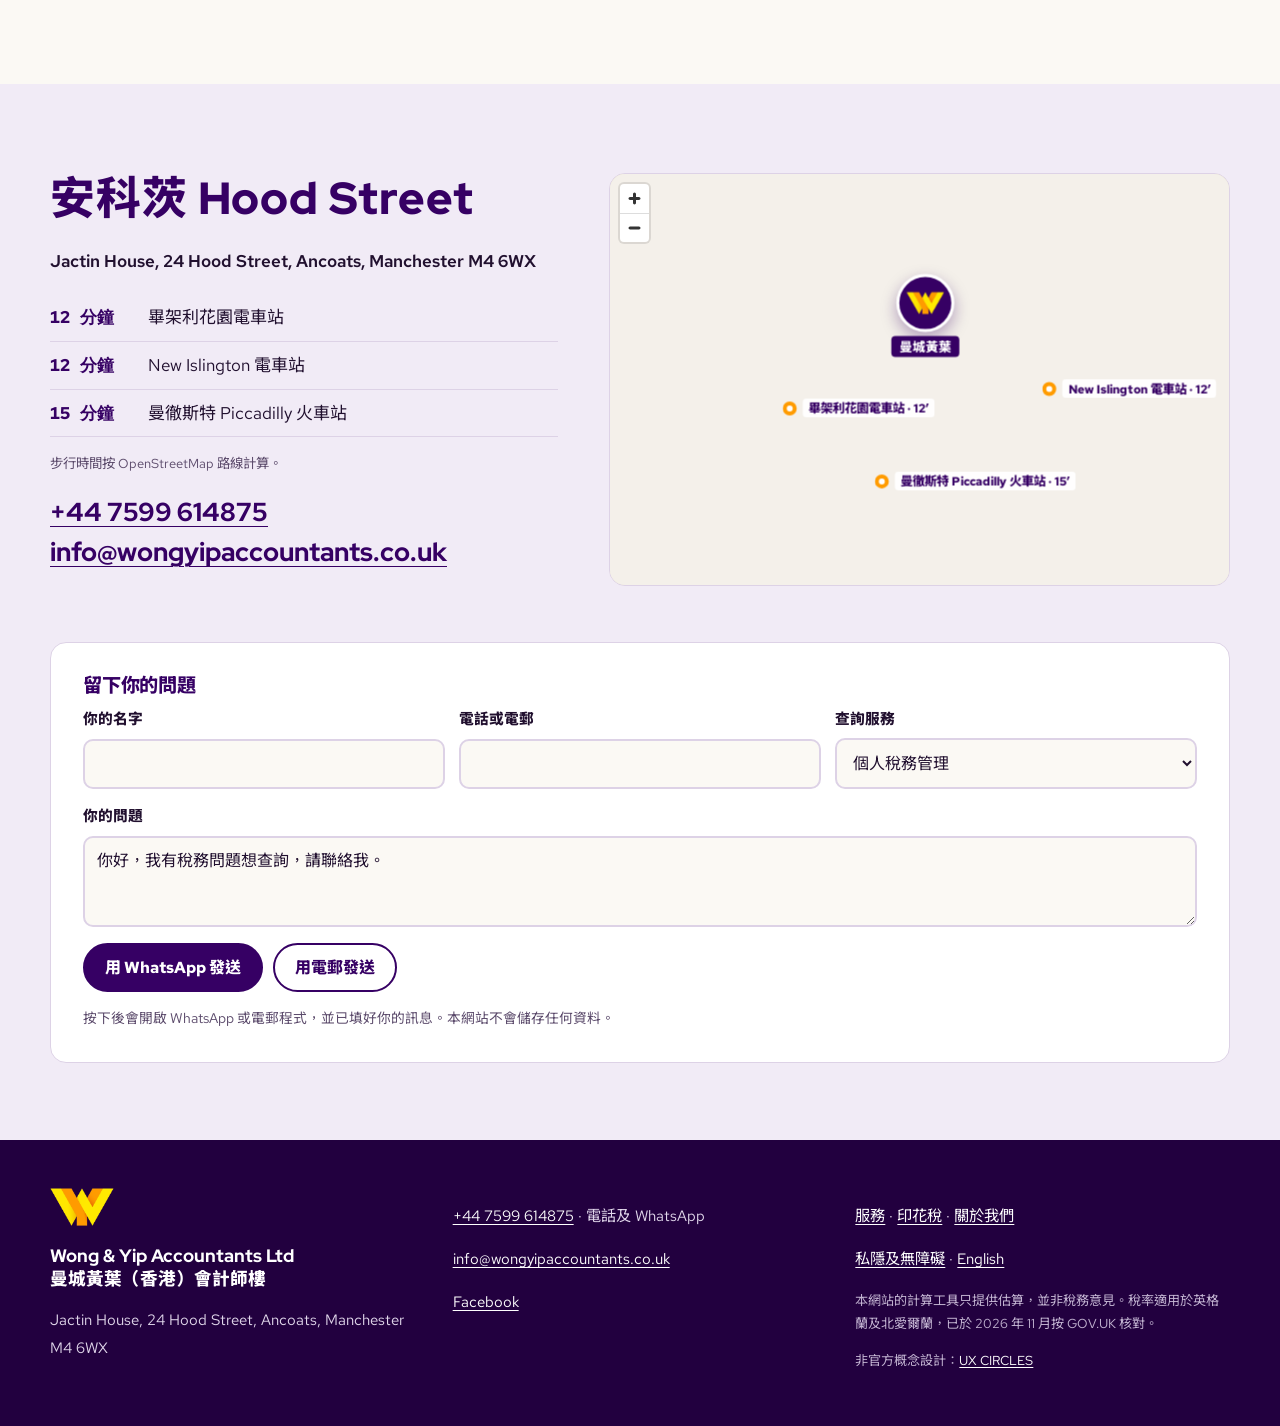
<file: about.html>
<!doctype html>
<html lang="zh-Hant-HK">
<head>
<meta charset="utf-8">
<meta name="viewport" content="width=device-width, initial-scale=1">
<meta name="robots" content="noindex, nofollow">
<title>關於我們 · 曼城黃葉會計師樓</title>
<meta name="description" content="曼徹斯特 ACCA 及 HKICPA 會計師，超過 30 年執業經驗。">
<link rel="alternate" hreflang="zh-Hant" href="https://uxcircles.github.io/wong-yip/about.html">
<link rel="alternate" hreflang="en" href="https://uxcircles.github.io/wong-yip/en/about.html">
<link rel="icon" type="image/png" href="assets/img/favicon.png">
<link rel="apple-touch-icon" href="assets/img/apple-touch-icon.png">
<meta name="theme-color" content="#360064">
<link rel="preload" href="assets/fonts/redhat-display.woff2" as="font" type="font/woff2" crossorigin>
<link rel="preload" href="assets/fonts/redhat-text.woff2" as="font" type="font/woff2" crossorigin>
<link rel="stylesheet" href="assets/site.css?v=18">
<script defer src="assets/site.js?v=18"></script>
</head>
<body>
<a class="skip" href="#main">跳至內容</a>
<div class="concept-bar" role="note">
  <div class="wrap concept-inner">
    <p><span class="concept-tag">概念</span><span class="concept-long">概念設計展示，並非 <a href="https://www.wongyipaccountants.co.uk/" target="_blank" rel="noopener">曼城黃葉會計師樓官方網站</a>。</span></p>
    <a href="https://ux-circles.com/professionals" target="_blank" rel="noopener"><span class="concept-by">設計：</span><strong>UX CIRCLES</strong> <svg viewBox="0 0 24 24" aria-hidden="true"><path d="M7 17 17 7M8 7h9v9"/></svg></a>
  </div>
</div>
<header class="site-head" id="top">
  <div class="wrap head-in">
    <a class="brand" href="index.html" aria-label="曼城黃葉會計師樓 首頁">
      <img src="assets/img/logo.png" width="1000" height="205" alt="Wong &amp; Yip Accountants Limited">
      <span class="brand-zh" lang="zh-Hant">曼城黃葉（香港）會計師樓</span>
    </a>
    <nav class="nav" aria-label="主選單"><a href="services.html">服務</a><a href="stamp-duty.html">印花稅</a><a href="about.html" aria-current=page>關於我們</a><a href="index.html#contact">聯絡</a></nav>
    <a class="lang" href="en/about.html" lang="en" hreflang="en">English</a>
    <a class="head-call" href="tel:+447599614875">+44 7599 614875</a>
    <button class="menu-btn" type="button" aria-expanded="false" aria-controls="menu">選單</button>
  </div>
  <div class="menu" id="menu" hidden>
    <nav class="wrap" aria-label="選單">
      <a href="services.html">服務</a><a href="stamp-duty.html">印花稅</a><a href="about.html" aria-current=page>關於我們</a><a href="index.html#contact">聯絡</a>
      <a href="tel:+447599614875">致電 +44 7599 614875</a>
      <a href="https://wa.me/447599614875">WhatsApp</a>
    </nav>
  </div>
</header>
<main id="main">
<section class="page-head">
  <img class="chev hero-chev" src="assets/img/mark.png" width="400" height="238" alt="" aria-hidden="true">
  <div class="wrap"><h1>關於曼城黃葉</h1>
  <p class="lede">曼徹斯特的特許公認會計師事務所，超過 30 年執業經驗，團隊同時具備英國及香港的專業資格。</p></div>
</section>
<div class="wrap prose">
  <section aria-labelledby="a1">
    <h2 id="a1">我們服務的對象</h2>
    <p>移居英國的香港人士、家庭及企業；在海外有業務的英國居民；以及由初創到營業額數百萬英鎊的公司。我們的使命，是成為他們最專業、最可靠、最值得信賴的會計師事務所。</p>
  </section>
  <dl class="why"><div><dt>三種語言</dt><dd>英語，以及以廣東話或普通話為母語的 ACCA 會計師。</dd></div><div><dt>兩地制度</dt><dd>英國及香港的執業經驗集於一身，對在兩地都有收入、物業或公司的客戶尤其重要。</dd></div><div><dt>客戶至上</dt><dd>這是本所的理念，每項安排都按客戶的業務度身訂造。</dd></div><div><dt>一站式</dt><dd>由英國稅務合規到跨境電商，並與律師行、移民顧問及資產管理公司合作。</dd></div></dl>
  <section aria-labelledby="a2">
    <h2 id="a2">Henry Yip <span class="creds">BA, FCCA, HKICPA</span></h2>
    <p>Henry Yip 被視為英國非居籍（non-dom）稅務方面的專家之一。他具創業及商業觸覺，曾協助數以百計客戶在英國及海外發展業務。</p>
  </section>
  <section aria-labelledby="a3">
    <h2 id="a3">核心工作</h2>
    <ul class="ticks">
      <li>會計及簿記（UK GAAP、IFRS）</li>
      <li>英國稅務申報：個人 SA100、合夥 SA800、公司 CT600、VAT、PAYE 及印花稅 SDLT</li>
      <li>英國及香港公司註冊及商業顧問</li>
      <li>英港跨境稅務及雙重課稅寬免</li>
      <li>與移民相關的會計及財富架構規劃</li>
      <li>電子商務會計（Amazon、eBay、Shopify、TikTok Shop）</li>
    </ul>
  </section>
</div>
<section class="contact" id="contact" aria-labelledby="contact-h">
  <div class="wrap contact-grid">
    <div class="contact-text">
      <h2 id="contact-h">安科茨 Hood Street</h2>
      <p class="addr">Jactin House, 24 Hood Street, Ancoats, Manchester M4 6WX</p>
      <ul class="walks"><li><b>12 分鐘</b> 畢架利花園電車站</li><li><b>12 分鐘</b> New Islington 電車站</li><li><b>15 分鐘</b> 曼徹斯特 Piccadilly 火車站</li></ul>
      <p class="walk-note">步行時間按 OpenStreetMap 路線計算。</p>
      <p class="big-links"><a href="tel:+447599614875">+44 7599 614875</a><a href="mailto:info@wongyipaccountants.co.uk">info@wongyipaccountants.co.uk</a></p>
    </div>
    <div class="map" data-map data-src="assets/vendor/maplibre/maplibre-gl.js" data-css="assets/vendor/maplibre/maplibre-gl.css" data-mapjs="assets/map.js?v=18">
      <div class="map-fallback" aria-hidden="true"><img class="chev pin-chev" src="assets/img/mark.png" width="400" height="238" alt="" aria-hidden="true"><span>Jactin House</span></div>
      <script type="application/json" id="map-data">{"home": [-2.2279647, 53.4843944], "routes": [{"name": "畢架利花園電車站", "min": 12, "kind": "tram", "start": [-2.236904, 53.4802768], "coords": [[-2.23692, 53.48027], [-2.23662, 53.48011], [-2.23663, 53.4801], [-2.2366, 53.48009], [-2.23655, 53.48005], [-2.23651, 53.48007], [-2.23648, 53.48008], [-2.23641, 53.48011], [-2.23637, 53.48012], [-2.23629, 53.48016], [-2.23622, 53.48023], [-2.23601, 53.48039], [-2.23597, 53.48041], [-2.23569, 53.48054], [-2.23526, 53.48075], [-2.23525, 53.48076], [-2.23518, 53.48078], [-2.23513, 53.4808], [-2.23504, 53.48083], [-2.23487, 53.48086], [-2.23468, 53.48086], [-2.23461, 53.48086], [-2.23456, 53.48085], [-2.23453, 53.48084], [-2.23427, 53.48099], [-2.23412, 53.48109], [-2.23408, 53.48111], [-2.23406, 53.48113], [-2.23386, 53.48126], [-2.23384, 53.48128], [-2.23382, 53.4813], [-2.23362, 53.48144], [-2.23369, 53.48147], [-2.23367, 53.48149], [-2.23364, 53.4815], [-2.2336, 53.48153], [-2.23358, 53.48155], [-2.23353, 53.48152], [-2.23281, 53.48201], [-2.23281, 53.48204], [-2.23279, 53.48206], [-2.23277, 53.48208], [-2.23271, 53.48213], [-2.2327, 53.48214], [-2.23267, 53.48214], [-2.23251, 53.48224], [-2.23251, 53.48225], [-2.2325, 53.48225], [-2.23249, 53.48226], [-2.23248, 53.48227], [-2.23225, 53.48243], [-2.23224, 53.48244], [-2.23224, 53.48244], [-2.23222, 53.48245], [-2.23222, 53.48246], [-2.23116, 53.48321], [-2.23113, 53.48325], [-2.23109, 53.48327], [-2.23091, 53.4834], [-2.23089, 53.48342], [-2.23087, 53.48344], [-2.23078, 53.4835], [-2.23076, 53.48352], [-2.23076, 53.48353], [-2.23088, 53.4836], [-2.23084, 53.48362], [-2.23081, 53.48364], [-2.23078, 53.48366], [-2.23075, 53.48368], [-2.23069, 53.48371], [-2.23066, 53.48374], [-2.23062, 53.48376], [-2.23055, 53.48372], [-2.23052, 53.48372], [-2.23023, 53.48392], [-2.23021, 53.48393], [-2.23017, 53.48395], [-2.22995, 53.4841], [-2.22993, 53.48412], [-2.22994, 53.48414], [-2.22993, 53.48414], [-2.22991, 53.48415], [-2.22989, 53.48417], [-2.22988, 53.48418], [-2.22986, 53.48418], [-2.22985, 53.48418], [-2.22963, 53.48432], [-2.22959, 53.48435], [-2.22954, 53.48433], [-2.22951, 53.48435], [-2.22948, 53.48436], [-2.22946, 53.48434], [-2.22916, 53.48417], [-2.22857, 53.48436], [-2.22853, 53.48437], [-2.22785, 53.4846], [-2.22784, 53.48459], [-2.22783, 53.48458], [-2.22781, 53.48456], [-2.22779, 53.48455], [-2.22804, 53.48448]]}, {"name": "New Islington 電車站", "min": 12, "kind": "tram", "start": [-2.2197957, 53.4810431], "coords": [[-2.21978, 53.48103], [-2.22012, 53.48086], [-2.22011, 53.48085], [-2.22014, 53.48083], [-2.22017, 53.48085], [-2.2202, 53.48087], [-2.22023, 53.4809], [-2.22025, 53.48093], [-2.22022, 53.48096], [-2.21994, 53.48112], [-2.22019, 53.48127], [-2.22025, 53.48124], [-2.22029, 53.48126], [-2.22043, 53.48136], [-2.22049, 53.48139], [-2.22049, 53.4814], [-2.22098, 53.48121], [-2.22103, 53.48125], [-2.22108, 53.48128], [-2.22111, 53.48132], [-2.22111, 53.48134], [-2.22111, 53.48136], [-2.2211, 53.48139], [-2.22106, 53.48142], [-2.22108, 53.48144], [-2.22119, 53.48151], [-2.22123, 53.48154], [-2.22141, 53.48159], [-2.2218, 53.48188], [-2.22181, 53.48189], [-2.22182, 53.4819], [-2.22185, 53.48193], [-2.22185, 53.48195], [-2.22189, 53.48197], [-2.22197, 53.48204], [-2.22201, 53.48206], [-2.22207, 53.48212], [-2.2224, 53.48235], [-2.22273, 53.48258], [-2.22274, 53.4826], [-2.22274, 53.48262], [-2.22273, 53.48264], [-2.22272, 53.48266], [-2.22271, 53.48267], [-2.22276, 53.4827], [-2.22287, 53.48276], [-2.2231, 53.48289], [-2.22326, 53.48298], [-2.22329, 53.483], [-2.22332, 53.48298], [-2.22335, 53.48297], [-2.22338, 53.48297], [-2.22342, 53.48298], [-2.22401, 53.48325], [-2.22419, 53.48311], [-2.22422, 53.48308], [-2.22435, 53.4831], [-2.2248, 53.48329], [-2.22479, 53.4833], [-2.22483, 53.4833], [-2.22494, 53.48335], [-2.22502, 53.4834], [-2.22506, 53.48344], [-2.22528, 53.48354], [-2.22561, 53.48367], [-2.22564, 53.48368], [-2.22568, 53.48369], [-2.22571, 53.48369], [-2.22576, 53.48369], [-2.22594, 53.4837], [-2.22598, 53.48369], [-2.22598, 53.48371], [-2.22587, 53.48386], [-2.22592, 53.4839], [-2.22595, 53.48393], [-2.22602, 53.484], [-2.22629, 53.48427], [-2.22659, 53.48454], [-2.22661, 53.48457], [-2.22668, 53.48455], [-2.22742, 53.48429], [-2.22747, 53.48434], [-2.22748, 53.48433], [-2.22751, 53.48432], [-2.22754, 53.48431], [-2.22756, 53.4843], [-2.22779, 53.48455], [-2.22804, 53.48448]]}, {"name": "曼徹斯特 Piccadilly 火車站", "min": 15, "kind": "rail", "start": [-2.2308334, 53.4774198], "coords": [[-2.23079, 53.47741], [-2.23079, 53.47742], [-2.23069, 53.47757], [-2.23092, 53.47765], [-2.23101, 53.47768], [-2.23125, 53.47777], [-2.2314, 53.47781], [-2.2314, 53.47781], [-2.23156, 53.47787], [-2.23165, 53.4779], [-2.23172, 53.47794], [-2.23174, 53.47795], [-2.23178, 53.47799], [-2.23181, 53.47806], [-2.23183, 53.47815], [-2.23185, 53.47824], [-2.23186, 53.47833], [-2.23193, 53.47844], [-2.23197, 53.4785], [-2.23206, 53.47856], [-2.23221, 53.47866], [-2.2323, 53.4787], [-2.23241, 53.47879], [-2.23247, 53.47885], [-2.23251, 53.4789], [-2.23253, 53.47894], [-2.23256, 53.47898], [-2.23257, 53.479], [-2.2326, 53.47904], [-2.23263, 53.47907], [-2.23263, 53.47908], [-2.23264, 53.47909], [-2.23271, 53.47917], [-2.23307, 53.47962], [-2.23309, 53.47963], [-2.2331, 53.47966], [-2.23311, 53.47966], [-2.23326, 53.4798], [-2.23344, 53.47998], [-2.23346, 53.48], [-2.23347, 53.48001], [-2.23348, 53.48002], [-2.2335, 53.48005], [-2.23383, 53.48035], [-2.23405, 53.48056], [-2.23419, 53.48067], [-2.23426, 53.48073], [-2.23427, 53.48073], [-2.23431, 53.48076], [-2.23429, 53.48078], [-2.234, 53.48101], [-2.23396, 53.48103], [-2.23392, 53.48105], [-2.23339, 53.48127], [-2.23341, 53.48128], [-2.23341, 53.4813], [-2.23341, 53.48134], [-2.23341, 53.48137], [-2.23341, 53.48139], [-2.23337, 53.48144], [-2.23336, 53.48145], [-2.23339, 53.48147], [-2.23332, 53.48151], [-2.2327, 53.48195], [-2.23266, 53.48195], [-2.23264, 53.48196], [-2.23261, 53.48199], [-2.23257, 53.48202], [-2.23255, 53.48204], [-2.23255, 53.48206], [-2.23211, 53.48237], [-2.23211, 53.48237], [-2.2321, 53.48238], [-2.23208, 53.4824], [-2.23207, 53.4824], [-2.23156, 53.48276], [-2.23156, 53.48276], [-2.23155, 53.48276], [-2.23153, 53.48278], [-2.23152, 53.48278], [-2.23098, 53.48318], [-2.23096, 53.48319], [-2.23094, 53.48321], [-2.23063, 53.48342], [-2.23057, 53.48342], [-2.23053, 53.48345], [-2.23049, 53.48347], [-2.23046, 53.4835], [-2.23042, 53.48352], [-2.23038, 53.48355], [-2.23035, 53.48357], [-2.23032, 53.48359], [-2.23045, 53.48367], [-2.23045, 53.48369], [-2.23016, 53.48387], [-2.23013, 53.48389], [-2.2301, 53.48391], [-2.23008, 53.48392], [-2.23006, 53.48393], [-2.22987, 53.48406], [-2.22985, 53.48407], [-2.22981, 53.48407], [-2.2298, 53.48406], [-2.22979, 53.48407], [-2.22977, 53.48408], [-2.22974, 53.4841], [-2.22974, 53.48411], [-2.22975, 53.48413], [-2.22949, 53.4843], [-2.22951, 53.48431], [-2.22954, 53.48433], [-2.22951, 53.48435], [-2.22948, 53.48436], [-2.22946, 53.48434], [-2.22916, 53.48417], [-2.22857, 53.48436], [-2.22853, 53.48437], [-2.22785, 53.4846], [-2.22784, 53.48459], [-2.22783, 53.48458], [-2.22781, 53.48456], [-2.22779, 53.48455], [-2.22804, 53.48448]]}], "label": "曼城黃葉", "mark": "assets/img/mark.png"}</script>
    </div>
  </div>
  <div class="wrap">
    <form class="ask" data-ask novalidate>
      <h3>留下你的問題</h3>
      <div class="ask-grid">
        <label>你的名字<input name="name" autocomplete="name" required></label>
        <label>電話或電郵<input name="reach" autocomplete="tel" required></label>
        <label>查詢服務<select name="topic"><option>個人稅務管理</option><option>自我評估報稅</option><option>英港跨境稅務</option><option>英國業務設立</option><option>簿記與會計</option><option>公司所得稅</option><option>計糧及 PAYE</option><option>增值稅 VAT</option><option>外判會計</option><option>跨境電商會計</option><option>印花稅分析及退稅</option><option>海外業主稅</option></select></label>
        <label class="wide">你的問題<textarea name="msg" rows="3" required>你好，我有稅務問題想查詢，請聯絡我。</textarea></label>
      </div>
      <p class="ask-err" data-err hidden>請填寫名字、聯絡方法及問題。</p>
      <div class="ask-btns">
        <button type="submit" name="via" value="wa">用 WhatsApp 發送</button>
        <button type="submit" name="via" value="mail" class="ghost">用電郵發送</button>
      </div>
      <p class="ask-note">按下後會開啟 WhatsApp 或電郵程式，並已填好你的訊息。本網站不會儲存任何資料。</p>
    </form>
  </div>
</section>
</main>
<footer class="foot">
  <div class="wrap foot-grid">
    <div>
      <img class="chev foot-chev" src="assets/img/mark.png" width="400" height="238" alt="" aria-hidden="true">
      <p class="foot-name">Wong &amp; Yip Accountants Ltd<br><span lang="zh-Hant">曼城黃葉（香港）會計師樓</span></p>
      <p>Jactin House, 24 Hood Street, Ancoats, Manchester M4 6WX</p>
    </div>
    <div>
      <p><a href="tel:+447599614875">+44 7599 614875</a> · 電話及 WhatsApp</p>
      <p><a href="mailto:info@wongyipaccountants.co.uk">info@wongyipaccountants.co.uk</a></p>
      <p><a href="https://www.facebook.com/wongyipaccountants">Facebook</a></p>
    </div>
    <div>
      <p><a href="services.html">服務</a> · <a href="stamp-duty.html">印花稅</a> · <a href="about.html">關於我們</a></p>
      <p><a href="privacy.html">私隱及無障礙</a> · <a href="en/about.html" lang="en">English</a></p>
      <p class="foot-small">本網站的計算工具只提供估算，並非稅務意見。稅率適用於英格蘭及北愛爾蘭，已於 2026 年 11 月按 GOV.UK 核對。</p>
      <p class="foot-small"><span class="concept-note">非官方概念設計：<a href="https://ux-circles.com/professionals" target="_blank" rel="noopener">UX CIRCLES</a></span></p>
    </div>
  </div>
</footer>
<nav class="mbar" aria-label="快捷操作">
  <a href="tel:+447599614875">致電</a>
  <a href="https://wa.me/447599614875?text=%E4%BD%A0%E5%A5%BD%EF%BC%8C%E6%88%91%E6%83%B3%E6%9F%A5%E8%A9%A2%E3%80%82">WhatsApp</a>
  <a href="mailto:info@wongyipaccountants.co.uk">電郵</a>
</nav>
</body>
</html>
</file>
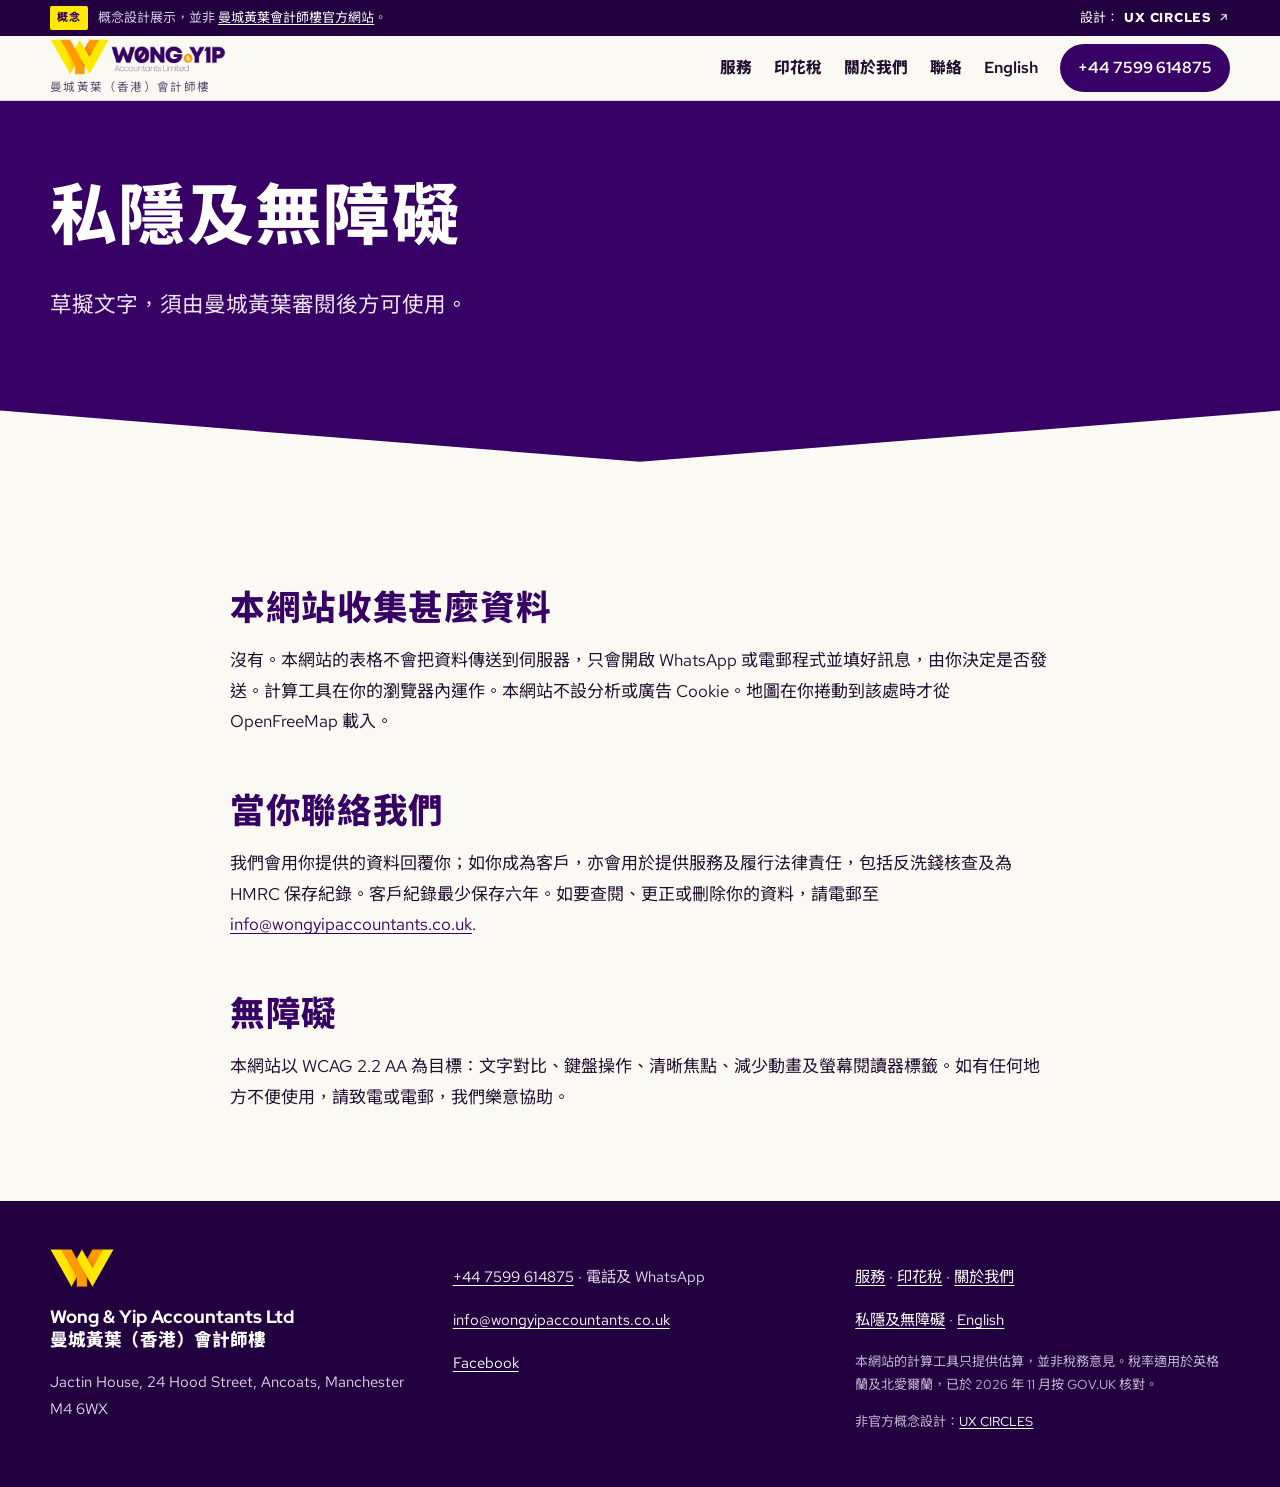
<file: privacy.html>
<!doctype html>
<html lang="zh-Hant-HK">
<head>
<meta charset="utf-8">
<meta name="viewport" content="width=device-width, initial-scale=1">
<meta name="robots" content="noindex, nofollow">
<title>私隱及無障礙 · 曼城黃葉</title>
<meta name="description" content="私隱聲明及無障礙聲明。">
<link rel="alternate" hreflang="zh-Hant" href="https://uxcircles.github.io/wong-yip/privacy.html">
<link rel="alternate" hreflang="en" href="https://uxcircles.github.io/wong-yip/en/privacy.html">
<link rel="icon" type="image/png" href="assets/img/favicon.png">
<link rel="apple-touch-icon" href="assets/img/apple-touch-icon.png">
<meta name="theme-color" content="#360064">
<link rel="preload" href="assets/fonts/redhat-display.woff2" as="font" type="font/woff2" crossorigin>
<link rel="preload" href="assets/fonts/redhat-text.woff2" as="font" type="font/woff2" crossorigin>
<link rel="stylesheet" href="assets/site.css?v=18">
<script defer src="assets/site.js?v=18"></script>
</head>
<body>
<a class="skip" href="#main">跳至內容</a>
<div class="concept-bar" role="note">
  <div class="wrap concept-inner">
    <p><span class="concept-tag">概念</span><span class="concept-long">概念設計展示，並非 <a href="https://www.wongyipaccountants.co.uk/" target="_blank" rel="noopener">曼城黃葉會計師樓官方網站</a>。</span></p>
    <a href="https://ux-circles.com/professionals" target="_blank" rel="noopener"><span class="concept-by">設計：</span><strong>UX CIRCLES</strong> <svg viewBox="0 0 24 24" aria-hidden="true"><path d="M7 17 17 7M8 7h9v9"/></svg></a>
  </div>
</div>
<header class="site-head" id="top">
  <div class="wrap head-in">
    <a class="brand" href="index.html" aria-label="曼城黃葉會計師樓 首頁">
      <img src="assets/img/logo.png" width="1000" height="205" alt="Wong &amp; Yip Accountants Limited">
      <span class="brand-zh" lang="zh-Hant">曼城黃葉（香港）會計師樓</span>
    </a>
    <nav class="nav" aria-label="主選單"><a href="services.html">服務</a><a href="stamp-duty.html">印花稅</a><a href="about.html">關於我們</a><a href="index.html#contact">聯絡</a></nav>
    <a class="lang" href="en/privacy.html" lang="en" hreflang="en">English</a>
    <a class="head-call" href="tel:+447599614875">+44 7599 614875</a>
    <button class="menu-btn" type="button" aria-expanded="false" aria-controls="menu">選單</button>
  </div>
  <div class="menu" id="menu" hidden>
    <nav class="wrap" aria-label="選單">
      <a href="services.html">服務</a><a href="stamp-duty.html">印花稅</a><a href="about.html">關於我們</a><a href="index.html#contact">聯絡</a>
      <a href="tel:+447599614875">致電 +44 7599 614875</a>
      <a href="https://wa.me/447599614875">WhatsApp</a>
    </nav>
  </div>
</header>
<main id="main">
<section class="page-head">
  <div class="wrap"><h1>私隱及無障礙</h1>
  <p class="lede">草擬文字，須由曼城黃葉審閱後方可使用。</p></div>
</section>
<div class="wrap prose">
  <h2>本網站收集甚麼資料</h2>
  <p>沒有。本網站的表格不會把資料傳送到伺服器，只會開啟 WhatsApp 或電郵程式並填好訊息，由你決定是否發送。計算工具在你的瀏覽器內運作。本網站不設分析或廣告 Cookie。地圖在你捲動到該處時才從 OpenFreeMap 載入。</p>
  <h2>當你聯絡我們</h2>
  <p>我們會用你提供的資料回覆你；如你成為客戶，亦會用於提供服務及履行法律責任，包括反洗錢核查及為 HMRC 保存紀錄。客戶紀錄最少保存六年。如要查閱、更正或刪除你的資料，請電郵至 <a href="mailto:info@wongyipaccountants.co.uk">info@wongyipaccountants.co.uk</a>.</p>
  <h2>無障礙</h2>
  <p>本網站以 WCAG 2.2 AA 為目標：文字對比、鍵盤操作、清晰焦點、減少動畫及螢幕閱讀器標籤。如有任何地方不便使用，請致電或電郵，我們樂意協助。</p>
</div>
</main>
<footer class="foot">
  <div class="wrap foot-grid">
    <div>
      <img class="chev foot-chev" src="assets/img/mark.png" width="400" height="238" alt="" aria-hidden="true">
      <p class="foot-name">Wong &amp; Yip Accountants Ltd<br><span lang="zh-Hant">曼城黃葉（香港）會計師樓</span></p>
      <p>Jactin House, 24 Hood Street, Ancoats, Manchester M4 6WX</p>
    </div>
    <div>
      <p><a href="tel:+447599614875">+44 7599 614875</a> · 電話及 WhatsApp</p>
      <p><a href="mailto:info@wongyipaccountants.co.uk">info@wongyipaccountants.co.uk</a></p>
      <p><a href="https://www.facebook.com/wongyipaccountants">Facebook</a></p>
    </div>
    <div>
      <p><a href="services.html">服務</a> · <a href="stamp-duty.html">印花稅</a> · <a href="about.html">關於我們</a></p>
      <p><a href="privacy.html">私隱及無障礙</a> · <a href="en/privacy.html" lang="en">English</a></p>
      <p class="foot-small">本網站的計算工具只提供估算，並非稅務意見。稅率適用於英格蘭及北愛爾蘭，已於 2026 年 11 月按 GOV.UK 核對。</p>
      <p class="foot-small"><span class="concept-note">非官方概念設計：<a href="https://ux-circles.com/professionals" target="_blank" rel="noopener">UX CIRCLES</a></span></p>
    </div>
  </div>
</footer>
<nav class="mbar" aria-label="快捷操作">
  <a href="tel:+447599614875">致電</a>
  <a href="https://wa.me/447599614875?text=%E4%BD%A0%E5%A5%BD%EF%BC%8C%E6%88%91%E6%83%B3%E6%9F%A5%E8%A9%A2%E3%80%82">WhatsApp</a>
  <a href="mailto:info@wongyipaccountants.co.uk">電郵</a>
</nav>
</body>
</html>
</file>
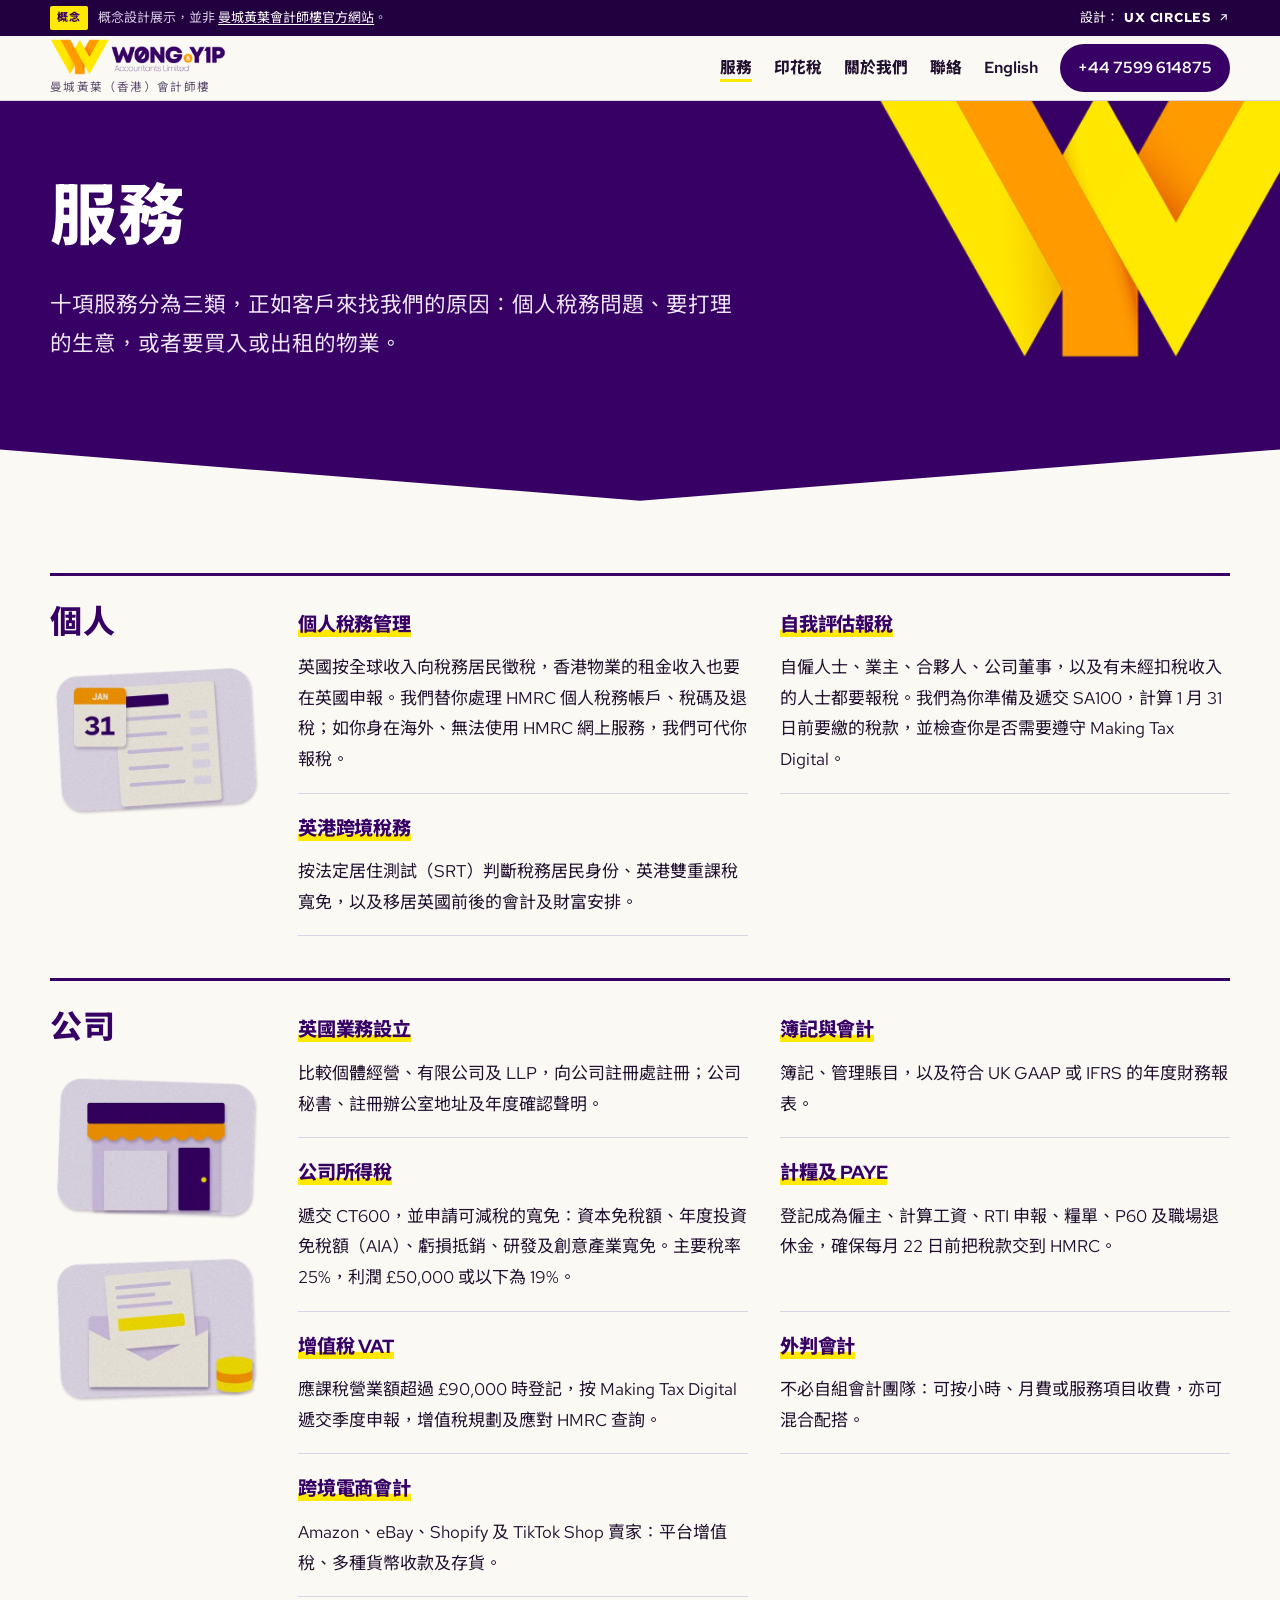
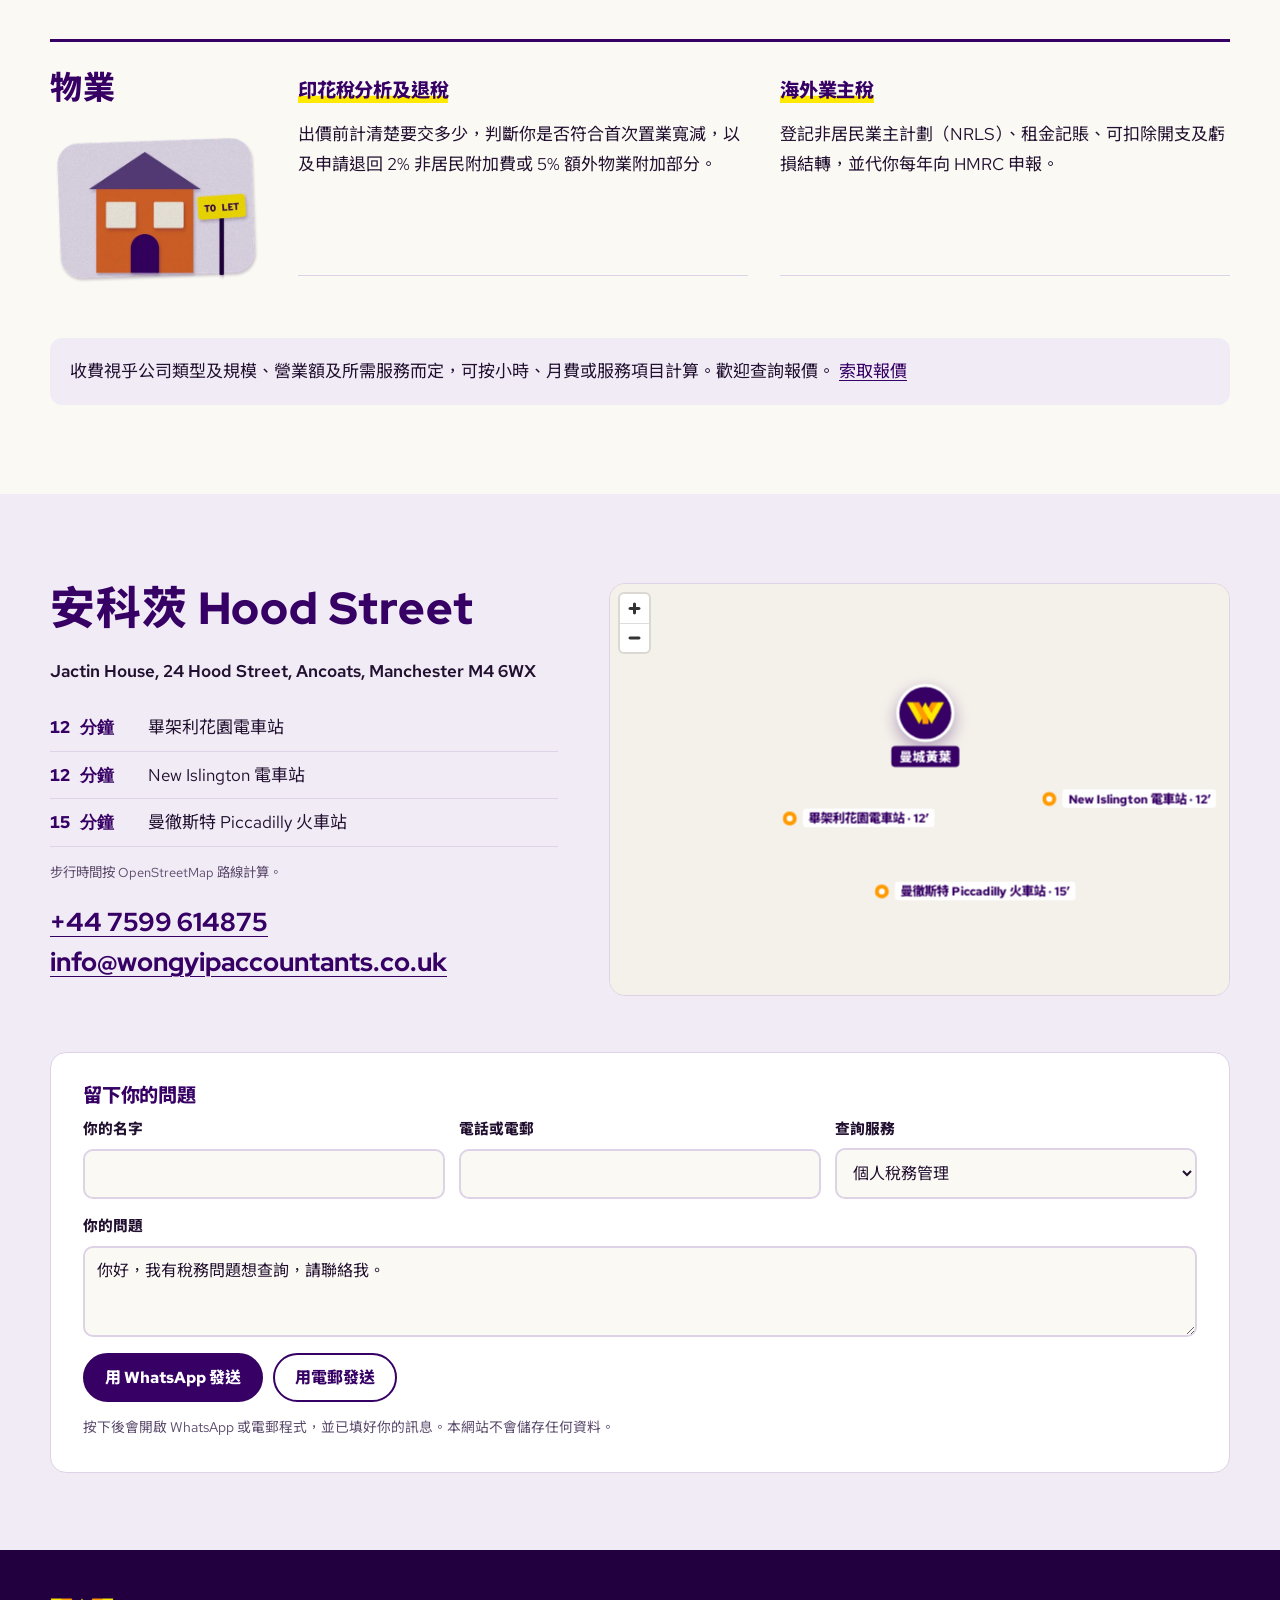
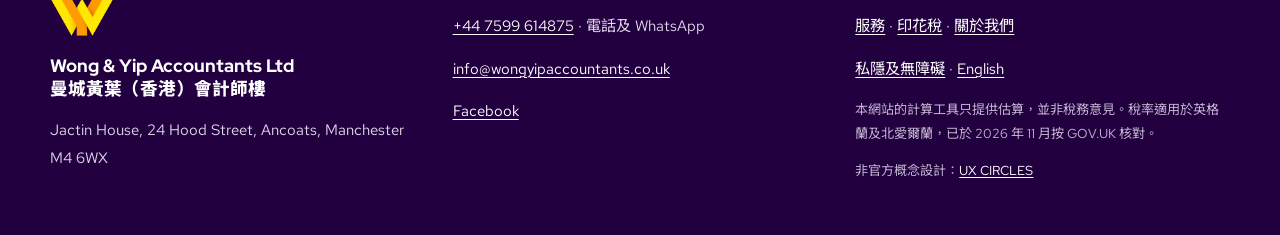
<file: services.html>
<!doctype html>
<html lang="zh-Hant-HK">
<head>
<meta charset="utf-8">
<meta name="viewport" content="width=device-width, initial-scale=1">
<meta name="robots" content="noindex, nofollow">
<title>服務 · 曼城黃葉會計師樓</title>
<meta name="description" content="個人稅務、自我評估、公司賬目、計糧、增值稅、印花稅及海外業主稅。">
<link rel="alternate" hreflang="zh-Hant" href="https://uxcircles.github.io/wong-yip/services.html">
<link rel="alternate" hreflang="en" href="https://uxcircles.github.io/wong-yip/en/services.html">
<link rel="icon" type="image/png" href="assets/img/favicon.png">
<link rel="apple-touch-icon" href="assets/img/apple-touch-icon.png">
<meta name="theme-color" content="#360064">
<link rel="preload" href="assets/fonts/redhat-display.woff2" as="font" type="font/woff2" crossorigin>
<link rel="preload" href="assets/fonts/redhat-text.woff2" as="font" type="font/woff2" crossorigin>
<link rel="stylesheet" href="assets/site.css?v=18">
<script defer src="assets/site.js?v=18"></script>
</head>
<body>
<a class="skip" href="#main">跳至內容</a>
<div class="concept-bar" role="note">
  <div class="wrap concept-inner">
    <p><span class="concept-tag">概念</span><span class="concept-long">概念設計展示，並非 <a href="https://www.wongyipaccountants.co.uk/" target="_blank" rel="noopener">曼城黃葉會計師樓官方網站</a>。</span></p>
    <a href="https://ux-circles.com/professionals" target="_blank" rel="noopener"><span class="concept-by">設計：</span><strong>UX CIRCLES</strong> <svg viewBox="0 0 24 24" aria-hidden="true"><path d="M7 17 17 7M8 7h9v9"/></svg></a>
  </div>
</div>
<header class="site-head" id="top">
  <div class="wrap head-in">
    <a class="brand" href="index.html" aria-label="曼城黃葉會計師樓 首頁">
      <img src="assets/img/logo.png" width="1000" height="205" alt="Wong &amp; Yip Accountants Limited">
      <span class="brand-zh" lang="zh-Hant">曼城黃葉（香港）會計師樓</span>
    </a>
    <nav class="nav" aria-label="主選單"><a href="services.html" aria-current=page>服務</a><a href="stamp-duty.html">印花稅</a><a href="about.html">關於我們</a><a href="index.html#contact">聯絡</a></nav>
    <a class="lang" href="en/services.html" lang="en" hreflang="en">English</a>
    <a class="head-call" href="tel:+447599614875">+44 7599 614875</a>
    <button class="menu-btn" type="button" aria-expanded="false" aria-controls="menu">選單</button>
  </div>
  <div class="menu" id="menu" hidden>
    <nav class="wrap" aria-label="選單">
      <a href="services.html" aria-current=page>服務</a><a href="stamp-duty.html">印花稅</a><a href="about.html">關於我們</a><a href="index.html#contact">聯絡</a>
      <a href="tel:+447599614875">致電 +44 7599 614875</a>
      <a href="https://wa.me/447599614875">WhatsApp</a>
    </nav>
  </div>
</header>
<main id="main">
<section class="page-head">
  <img class="chev hero-chev" src="assets/img/mark.png" width="400" height="238" alt="" aria-hidden="true">
  <div class="wrap"><h1>服務</h1>
  <p class="lede">十項服務分為三類，正如客戶來找我們的原因：個人稅務問題、要打理的生意，或者要買入或出租的物業。</p></div>
</section>
<div class="wrap svc-page"><section class="svc-group" aria-labelledby="g-personal"><div class="svc-side"><h2 id="g-personal">個人</h2><img class="spot" src="assets/img/tax-return-480.webp" srcset="assets/img/tax-return-480.webp 480w, assets/img/tax-return-800.webp 800w" sizes="(min-width: 761px) 340px, 90vw" width="480" height="360" loading="lazy" alt="剪紙插圖：一份報稅表和顯示 1 月 31 日的月曆"></div><div class="svc-items"><article class="svc-item" id="tax"><h3>個人稅務管理</h3><p>英國按全球收入向稅務居民徵稅，香港物業的租金收入也要在英國申報。我們替你處理 HMRC 個人稅務帳戶、稅碼及退稅；如你身在海外、無法使用 HMRC 網上服務，我們可代你報稅。</p></article><article class="svc-item" id="sa"><h3>自我評估報稅</h3><p>自僱人士、業主、合夥人、公司董事，以及有未經扣稅收入的人士都要報稅。我們為你準備及遞交 SA100，計算 1 月 31 日前要繳的稅款，並檢查你是否需要遵守 Making Tax Digital。</p></article><article class="svc-item" id="cross"><h3>英港跨境稅務</h3><p>按法定居住測試（SRT）判斷稅務居民身份、英港雙重課稅寬免，以及移居英國前後的會計及財富安排。</p></article></div></section><section class="svc-group" aria-labelledby="g-business"><div class="svc-side"><h2 id="g-business">公司</h2><img class="spot" src="assets/img/company-480.webp" srcset="assets/img/company-480.webp 480w, assets/img/company-800.webp 800w" sizes="(min-width: 761px) 340px, 90vw" width="480" height="360" loading="lazy" alt="剪紙插圖：一間有簷篷的小店"><img class="spot" src="assets/img/payroll-480.webp" srcset="assets/img/payroll-480.webp 480w, assets/img/payroll-800.webp 800w" sizes="(min-width: 761px) 340px, 90vw" width="480" height="360" loading="lazy" alt="剪紙插圖：從信封抽出的糧單和一疊硬幣"></div><div class="svc-items"><article class="svc-item" id="setup"><h3>英國業務設立</h3><p>比較個體經營、有限公司及 LLP，向公司註冊處註冊；公司秘書、註冊辦公室地址及年度確認聲明。</p></article><article class="svc-item" id="books"><h3>簿記與會計</h3><p>簿記、管理賬目，以及符合 UK GAAP 或 IFRS 的年度財務報表。</p></article><article class="svc-item" id="ct"><h3>公司所得稅</h3><p>遞交 CT600，並申請可減稅的寬免：資本免稅額、年度投資免稅額（AIA）、虧損抵銷、研發及創意產業寬免。主要稅率 25%，利潤 £50,000 或以下為 19%。</p></article><article class="svc-item" id="payroll"><h3>計糧及 PAYE</h3><p>登記成為僱主、計算工資、RTI 申報、糧單、P60 及職場退休金，確保每月 22 日前把稅款交到 HMRC。</p></article><article class="svc-item" id="vat"><h3>增值稅 VAT</h3><p>應課稅營業額超過 £90,000 時登記，按 Making Tax Digital 遞交季度申報，增值稅規劃及應對 HMRC 查詢。</p></article><article class="svc-item" id="outsourced"><h3>外判會計</h3><p>不必自組會計團隊：可按小時、月費或服務項目收費，亦可混合配搭。</p></article><article class="svc-item" id="ecom"><h3>跨境電商會計</h3><p>Amazon、eBay、Shopify 及 TikTok Shop 賣家：平台增值稅、多種貨幣收款及存貨。</p></article></div></section><section class="svc-group" aria-labelledby="g-property"><div class="svc-side"><h2 id="g-property">物業</h2><img class="spot" src="assets/img/landlord-480.webp" srcset="assets/img/landlord-480.webp 480w, assets/img/landlord-800.webp 800w" sizes="(min-width: 761px) 340px, 90vw" width="480" height="360" loading="lazy" alt="剪紙插圖：一間掛著 TO LET 牌的紅磚屋"></div><div class="svc-items"><article class="svc-item" id="sdlt"><h3>印花稅分析及退稅</h3><p>出價前計清楚要交多少，判斷你是否符合首次置業寬減，以及申請退回 2% 非居民附加費或 5% 額外物業附加部分。</p></article><article class="svc-item" id="nrl"><h3>海外業主稅</h3><p>登記非居民業主計劃（NRLS）、租金記賬、可扣除開支及虧損結轉，並代你每年向 HMRC 申報。</p></article></div></section>
<p class="fees">收費視乎公司類型及規模、營業額及所需服務而定，可按小時、月費或服務項目計算。歡迎查詢報價。 <a href="#contact">索取報價</a></p>
</div>
<section class="contact" id="contact" aria-labelledby="contact-h">
  <div class="wrap contact-grid">
    <div class="contact-text">
      <h2 id="contact-h">安科茨 Hood Street</h2>
      <p class="addr">Jactin House, 24 Hood Street, Ancoats, Manchester M4 6WX</p>
      <ul class="walks"><li><b>12 分鐘</b> 畢架利花園電車站</li><li><b>12 分鐘</b> New Islington 電車站</li><li><b>15 分鐘</b> 曼徹斯特 Piccadilly 火車站</li></ul>
      <p class="walk-note">步行時間按 OpenStreetMap 路線計算。</p>
      <p class="big-links"><a href="tel:+447599614875">+44 7599 614875</a><a href="mailto:info@wongyipaccountants.co.uk">info@wongyipaccountants.co.uk</a></p>
    </div>
    <div class="map" data-map data-src="assets/vendor/maplibre/maplibre-gl.js" data-css="assets/vendor/maplibre/maplibre-gl.css" data-mapjs="assets/map.js?v=18">
      <div class="map-fallback" aria-hidden="true"><img class="chev pin-chev" src="assets/img/mark.png" width="400" height="238" alt="" aria-hidden="true"><span>Jactin House</span></div>
      <script type="application/json" id="map-data">{"home": [-2.2279647, 53.4843944], "routes": [{"name": "畢架利花園電車站", "min": 12, "kind": "tram", "start": [-2.236904, 53.4802768], "coords": [[-2.23692, 53.48027], [-2.23662, 53.48011], [-2.23663, 53.4801], [-2.2366, 53.48009], [-2.23655, 53.48005], [-2.23651, 53.48007], [-2.23648, 53.48008], [-2.23641, 53.48011], [-2.23637, 53.48012], [-2.23629, 53.48016], [-2.23622, 53.48023], [-2.23601, 53.48039], [-2.23597, 53.48041], [-2.23569, 53.48054], [-2.23526, 53.48075], [-2.23525, 53.48076], [-2.23518, 53.48078], [-2.23513, 53.4808], [-2.23504, 53.48083], [-2.23487, 53.48086], [-2.23468, 53.48086], [-2.23461, 53.48086], [-2.23456, 53.48085], [-2.23453, 53.48084], [-2.23427, 53.48099], [-2.23412, 53.48109], [-2.23408, 53.48111], [-2.23406, 53.48113], [-2.23386, 53.48126], [-2.23384, 53.48128], [-2.23382, 53.4813], [-2.23362, 53.48144], [-2.23369, 53.48147], [-2.23367, 53.48149], [-2.23364, 53.4815], [-2.2336, 53.48153], [-2.23358, 53.48155], [-2.23353, 53.48152], [-2.23281, 53.48201], [-2.23281, 53.48204], [-2.23279, 53.48206], [-2.23277, 53.48208], [-2.23271, 53.48213], [-2.2327, 53.48214], [-2.23267, 53.48214], [-2.23251, 53.48224], [-2.23251, 53.48225], [-2.2325, 53.48225], [-2.23249, 53.48226], [-2.23248, 53.48227], [-2.23225, 53.48243], [-2.23224, 53.48244], [-2.23224, 53.48244], [-2.23222, 53.48245], [-2.23222, 53.48246], [-2.23116, 53.48321], [-2.23113, 53.48325], [-2.23109, 53.48327], [-2.23091, 53.4834], [-2.23089, 53.48342], [-2.23087, 53.48344], [-2.23078, 53.4835], [-2.23076, 53.48352], [-2.23076, 53.48353], [-2.23088, 53.4836], [-2.23084, 53.48362], [-2.23081, 53.48364], [-2.23078, 53.48366], [-2.23075, 53.48368], [-2.23069, 53.48371], [-2.23066, 53.48374], [-2.23062, 53.48376], [-2.23055, 53.48372], [-2.23052, 53.48372], [-2.23023, 53.48392], [-2.23021, 53.48393], [-2.23017, 53.48395], [-2.22995, 53.4841], [-2.22993, 53.48412], [-2.22994, 53.48414], [-2.22993, 53.48414], [-2.22991, 53.48415], [-2.22989, 53.48417], [-2.22988, 53.48418], [-2.22986, 53.48418], [-2.22985, 53.48418], [-2.22963, 53.48432], [-2.22959, 53.48435], [-2.22954, 53.48433], [-2.22951, 53.48435], [-2.22948, 53.48436], [-2.22946, 53.48434], [-2.22916, 53.48417], [-2.22857, 53.48436], [-2.22853, 53.48437], [-2.22785, 53.4846], [-2.22784, 53.48459], [-2.22783, 53.48458], [-2.22781, 53.48456], [-2.22779, 53.48455], [-2.22804, 53.48448]]}, {"name": "New Islington 電車站", "min": 12, "kind": "tram", "start": [-2.2197957, 53.4810431], "coords": [[-2.21978, 53.48103], [-2.22012, 53.48086], [-2.22011, 53.48085], [-2.22014, 53.48083], [-2.22017, 53.48085], [-2.2202, 53.48087], [-2.22023, 53.4809], [-2.22025, 53.48093], [-2.22022, 53.48096], [-2.21994, 53.48112], [-2.22019, 53.48127], [-2.22025, 53.48124], [-2.22029, 53.48126], [-2.22043, 53.48136], [-2.22049, 53.48139], [-2.22049, 53.4814], [-2.22098, 53.48121], [-2.22103, 53.48125], [-2.22108, 53.48128], [-2.22111, 53.48132], [-2.22111, 53.48134], [-2.22111, 53.48136], [-2.2211, 53.48139], [-2.22106, 53.48142], [-2.22108, 53.48144], [-2.22119, 53.48151], [-2.22123, 53.48154], [-2.22141, 53.48159], [-2.2218, 53.48188], [-2.22181, 53.48189], [-2.22182, 53.4819], [-2.22185, 53.48193], [-2.22185, 53.48195], [-2.22189, 53.48197], [-2.22197, 53.48204], [-2.22201, 53.48206], [-2.22207, 53.48212], [-2.2224, 53.48235], [-2.22273, 53.48258], [-2.22274, 53.4826], [-2.22274, 53.48262], [-2.22273, 53.48264], [-2.22272, 53.48266], [-2.22271, 53.48267], [-2.22276, 53.4827], [-2.22287, 53.48276], [-2.2231, 53.48289], [-2.22326, 53.48298], [-2.22329, 53.483], [-2.22332, 53.48298], [-2.22335, 53.48297], [-2.22338, 53.48297], [-2.22342, 53.48298], [-2.22401, 53.48325], [-2.22419, 53.48311], [-2.22422, 53.48308], [-2.22435, 53.4831], [-2.2248, 53.48329], [-2.22479, 53.4833], [-2.22483, 53.4833], [-2.22494, 53.48335], [-2.22502, 53.4834], [-2.22506, 53.48344], [-2.22528, 53.48354], [-2.22561, 53.48367], [-2.22564, 53.48368], [-2.22568, 53.48369], [-2.22571, 53.48369], [-2.22576, 53.48369], [-2.22594, 53.4837], [-2.22598, 53.48369], [-2.22598, 53.48371], [-2.22587, 53.48386], [-2.22592, 53.4839], [-2.22595, 53.48393], [-2.22602, 53.484], [-2.22629, 53.48427], [-2.22659, 53.48454], [-2.22661, 53.48457], [-2.22668, 53.48455], [-2.22742, 53.48429], [-2.22747, 53.48434], [-2.22748, 53.48433], [-2.22751, 53.48432], [-2.22754, 53.48431], [-2.22756, 53.4843], [-2.22779, 53.48455], [-2.22804, 53.48448]]}, {"name": "曼徹斯特 Piccadilly 火車站", "min": 15, "kind": "rail", "start": [-2.2308334, 53.4774198], "coords": [[-2.23079, 53.47741], [-2.23079, 53.47742], [-2.23069, 53.47757], [-2.23092, 53.47765], [-2.23101, 53.47768], [-2.23125, 53.47777], [-2.2314, 53.47781], [-2.2314, 53.47781], [-2.23156, 53.47787], [-2.23165, 53.4779], [-2.23172, 53.47794], [-2.23174, 53.47795], [-2.23178, 53.47799], [-2.23181, 53.47806], [-2.23183, 53.47815], [-2.23185, 53.47824], [-2.23186, 53.47833], [-2.23193, 53.47844], [-2.23197, 53.4785], [-2.23206, 53.47856], [-2.23221, 53.47866], [-2.2323, 53.4787], [-2.23241, 53.47879], [-2.23247, 53.47885], [-2.23251, 53.4789], [-2.23253, 53.47894], [-2.23256, 53.47898], [-2.23257, 53.479], [-2.2326, 53.47904], [-2.23263, 53.47907], [-2.23263, 53.47908], [-2.23264, 53.47909], [-2.23271, 53.47917], [-2.23307, 53.47962], [-2.23309, 53.47963], [-2.2331, 53.47966], [-2.23311, 53.47966], [-2.23326, 53.4798], [-2.23344, 53.47998], [-2.23346, 53.48], [-2.23347, 53.48001], [-2.23348, 53.48002], [-2.2335, 53.48005], [-2.23383, 53.48035], [-2.23405, 53.48056], [-2.23419, 53.48067], [-2.23426, 53.48073], [-2.23427, 53.48073], [-2.23431, 53.48076], [-2.23429, 53.48078], [-2.234, 53.48101], [-2.23396, 53.48103], [-2.23392, 53.48105], [-2.23339, 53.48127], [-2.23341, 53.48128], [-2.23341, 53.4813], [-2.23341, 53.48134], [-2.23341, 53.48137], [-2.23341, 53.48139], [-2.23337, 53.48144], [-2.23336, 53.48145], [-2.23339, 53.48147], [-2.23332, 53.48151], [-2.2327, 53.48195], [-2.23266, 53.48195], [-2.23264, 53.48196], [-2.23261, 53.48199], [-2.23257, 53.48202], [-2.23255, 53.48204], [-2.23255, 53.48206], [-2.23211, 53.48237], [-2.23211, 53.48237], [-2.2321, 53.48238], [-2.23208, 53.4824], [-2.23207, 53.4824], [-2.23156, 53.48276], [-2.23156, 53.48276], [-2.23155, 53.48276], [-2.23153, 53.48278], [-2.23152, 53.48278], [-2.23098, 53.48318], [-2.23096, 53.48319], [-2.23094, 53.48321], [-2.23063, 53.48342], [-2.23057, 53.48342], [-2.23053, 53.48345], [-2.23049, 53.48347], [-2.23046, 53.4835], [-2.23042, 53.48352], [-2.23038, 53.48355], [-2.23035, 53.48357], [-2.23032, 53.48359], [-2.23045, 53.48367], [-2.23045, 53.48369], [-2.23016, 53.48387], [-2.23013, 53.48389], [-2.2301, 53.48391], [-2.23008, 53.48392], [-2.23006, 53.48393], [-2.22987, 53.48406], [-2.22985, 53.48407], [-2.22981, 53.48407], [-2.2298, 53.48406], [-2.22979, 53.48407], [-2.22977, 53.48408], [-2.22974, 53.4841], [-2.22974, 53.48411], [-2.22975, 53.48413], [-2.22949, 53.4843], [-2.22951, 53.48431], [-2.22954, 53.48433], [-2.22951, 53.48435], [-2.22948, 53.48436], [-2.22946, 53.48434], [-2.22916, 53.48417], [-2.22857, 53.48436], [-2.22853, 53.48437], [-2.22785, 53.4846], [-2.22784, 53.48459], [-2.22783, 53.48458], [-2.22781, 53.48456], [-2.22779, 53.48455], [-2.22804, 53.48448]]}], "label": "曼城黃葉", "mark": "assets/img/mark.png"}</script>
    </div>
  </div>
  <div class="wrap">
    <form class="ask" data-ask novalidate>
      <h3>留下你的問題</h3>
      <div class="ask-grid">
        <label>你的名字<input name="name" autocomplete="name" required></label>
        <label>電話或電郵<input name="reach" autocomplete="tel" required></label>
        <label>查詢服務<select name="topic"><option>個人稅務管理</option><option>自我評估報稅</option><option>英港跨境稅務</option><option>英國業務設立</option><option>簿記與會計</option><option>公司所得稅</option><option>計糧及 PAYE</option><option>增值稅 VAT</option><option>外判會計</option><option>跨境電商會計</option><option>印花稅分析及退稅</option><option>海外業主稅</option></select></label>
        <label class="wide">你的問題<textarea name="msg" rows="3" required>你好，我有稅務問題想查詢，請聯絡我。</textarea></label>
      </div>
      <p class="ask-err" data-err hidden>請填寫名字、聯絡方法及問題。</p>
      <div class="ask-btns">
        <button type="submit" name="via" value="wa">用 WhatsApp 發送</button>
        <button type="submit" name="via" value="mail" class="ghost">用電郵發送</button>
      </div>
      <p class="ask-note">按下後會開啟 WhatsApp 或電郵程式，並已填好你的訊息。本網站不會儲存任何資料。</p>
    </form>
  </div>
</section>
</main>
<footer class="foot">
  <div class="wrap foot-grid">
    <div>
      <img class="chev foot-chev" src="assets/img/mark.png" width="400" height="238" alt="" aria-hidden="true">
      <p class="foot-name">Wong &amp; Yip Accountants Ltd<br><span lang="zh-Hant">曼城黃葉（香港）會計師樓</span></p>
      <p>Jactin House, 24 Hood Street, Ancoats, Manchester M4 6WX</p>
    </div>
    <div>
      <p><a href="tel:+447599614875">+44 7599 614875</a> · 電話及 WhatsApp</p>
      <p><a href="mailto:info@wongyipaccountants.co.uk">info@wongyipaccountants.co.uk</a></p>
      <p><a href="https://www.facebook.com/wongyipaccountants">Facebook</a></p>
    </div>
    <div>
      <p><a href="services.html">服務</a> · <a href="stamp-duty.html">印花稅</a> · <a href="about.html">關於我們</a></p>
      <p><a href="privacy.html">私隱及無障礙</a> · <a href="en/services.html" lang="en">English</a></p>
      <p class="foot-small">本網站的計算工具只提供估算，並非稅務意見。稅率適用於英格蘭及北愛爾蘭，已於 2026 年 11 月按 GOV.UK 核對。</p>
      <p class="foot-small"><span class="concept-note">非官方概念設計：<a href="https://ux-circles.com/professionals" target="_blank" rel="noopener">UX CIRCLES</a></span></p>
    </div>
  </div>
</footer>
<nav class="mbar" aria-label="快捷操作">
  <a href="tel:+447599614875">致電</a>
  <a href="https://wa.me/447599614875?text=%E4%BD%A0%E5%A5%BD%EF%BC%8C%E6%88%91%E6%83%B3%E6%9F%A5%E8%A9%A2%E6%9C%8D%E5%8B%99%E5%A0%B1%E5%83%B9%E3%80%82">WhatsApp</a>
  <a href="#contact">索取報價</a>
</nav>
</body>
</html>
</file>
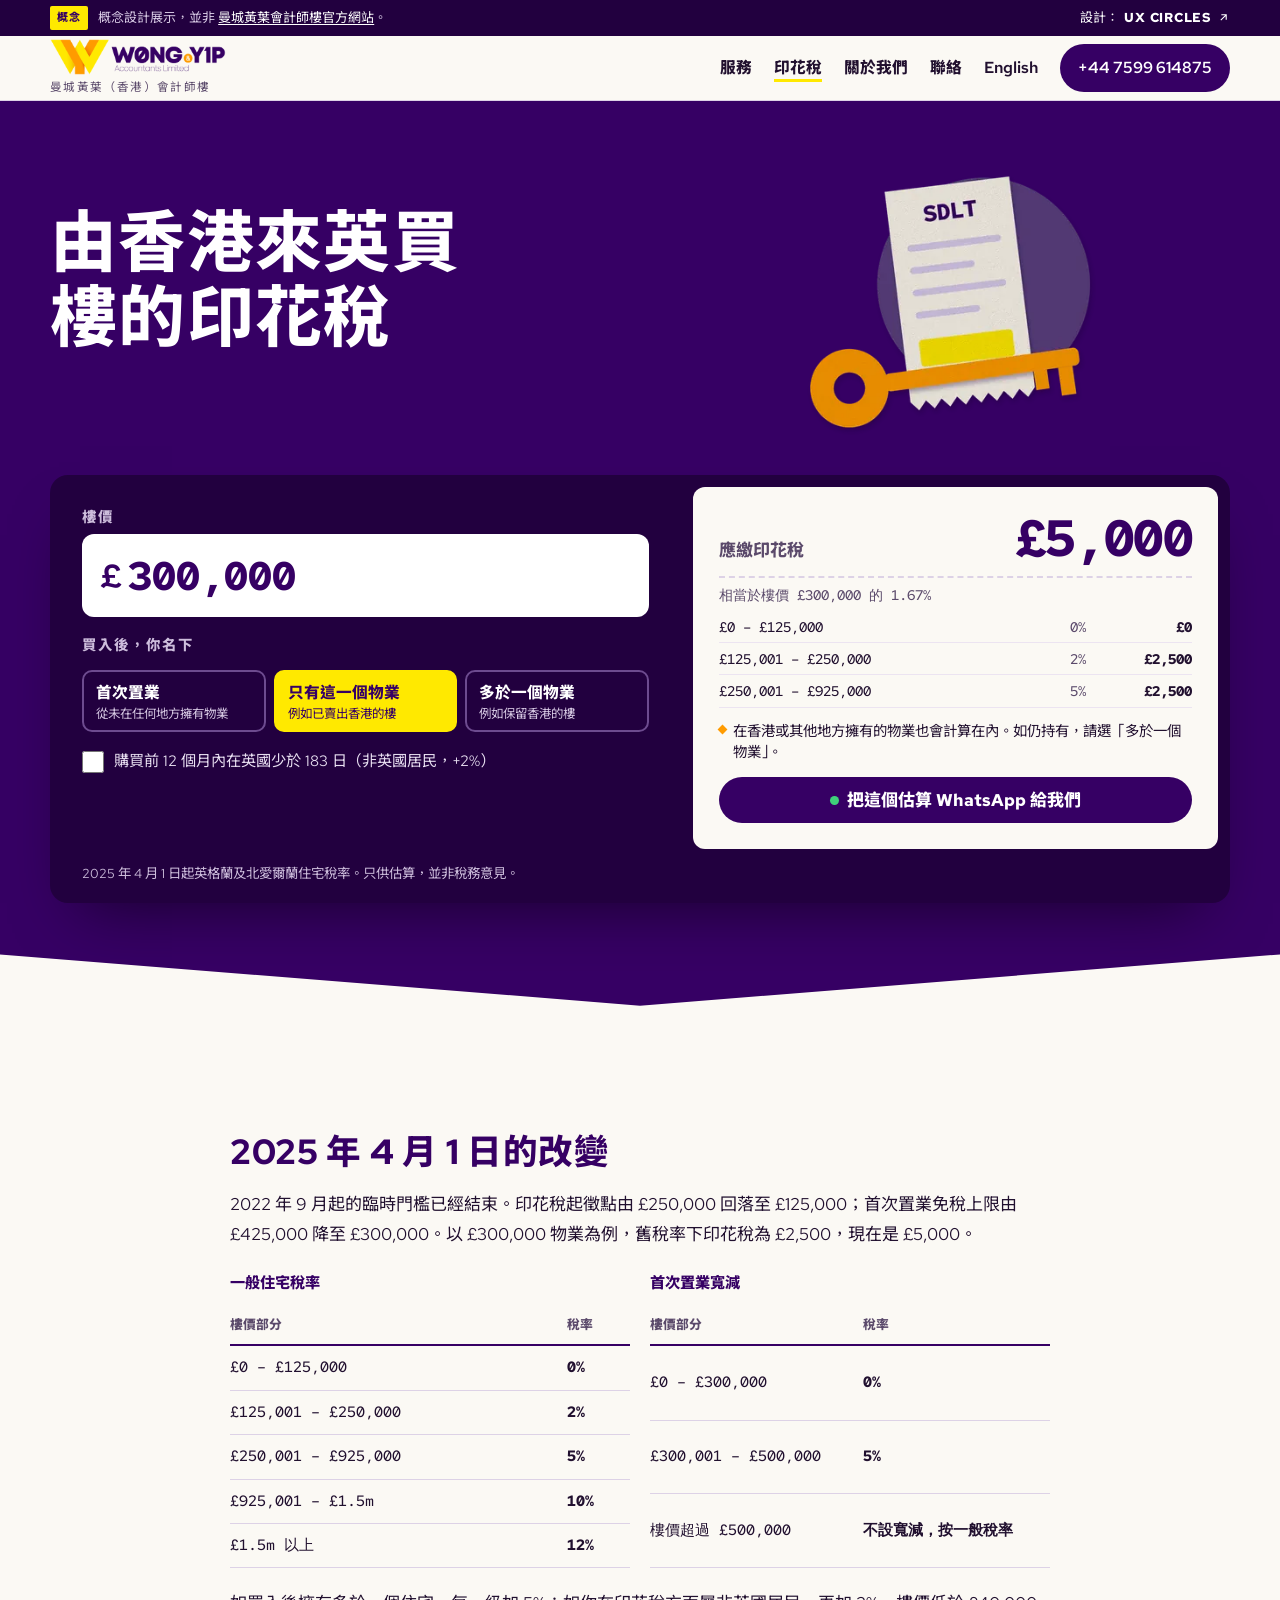
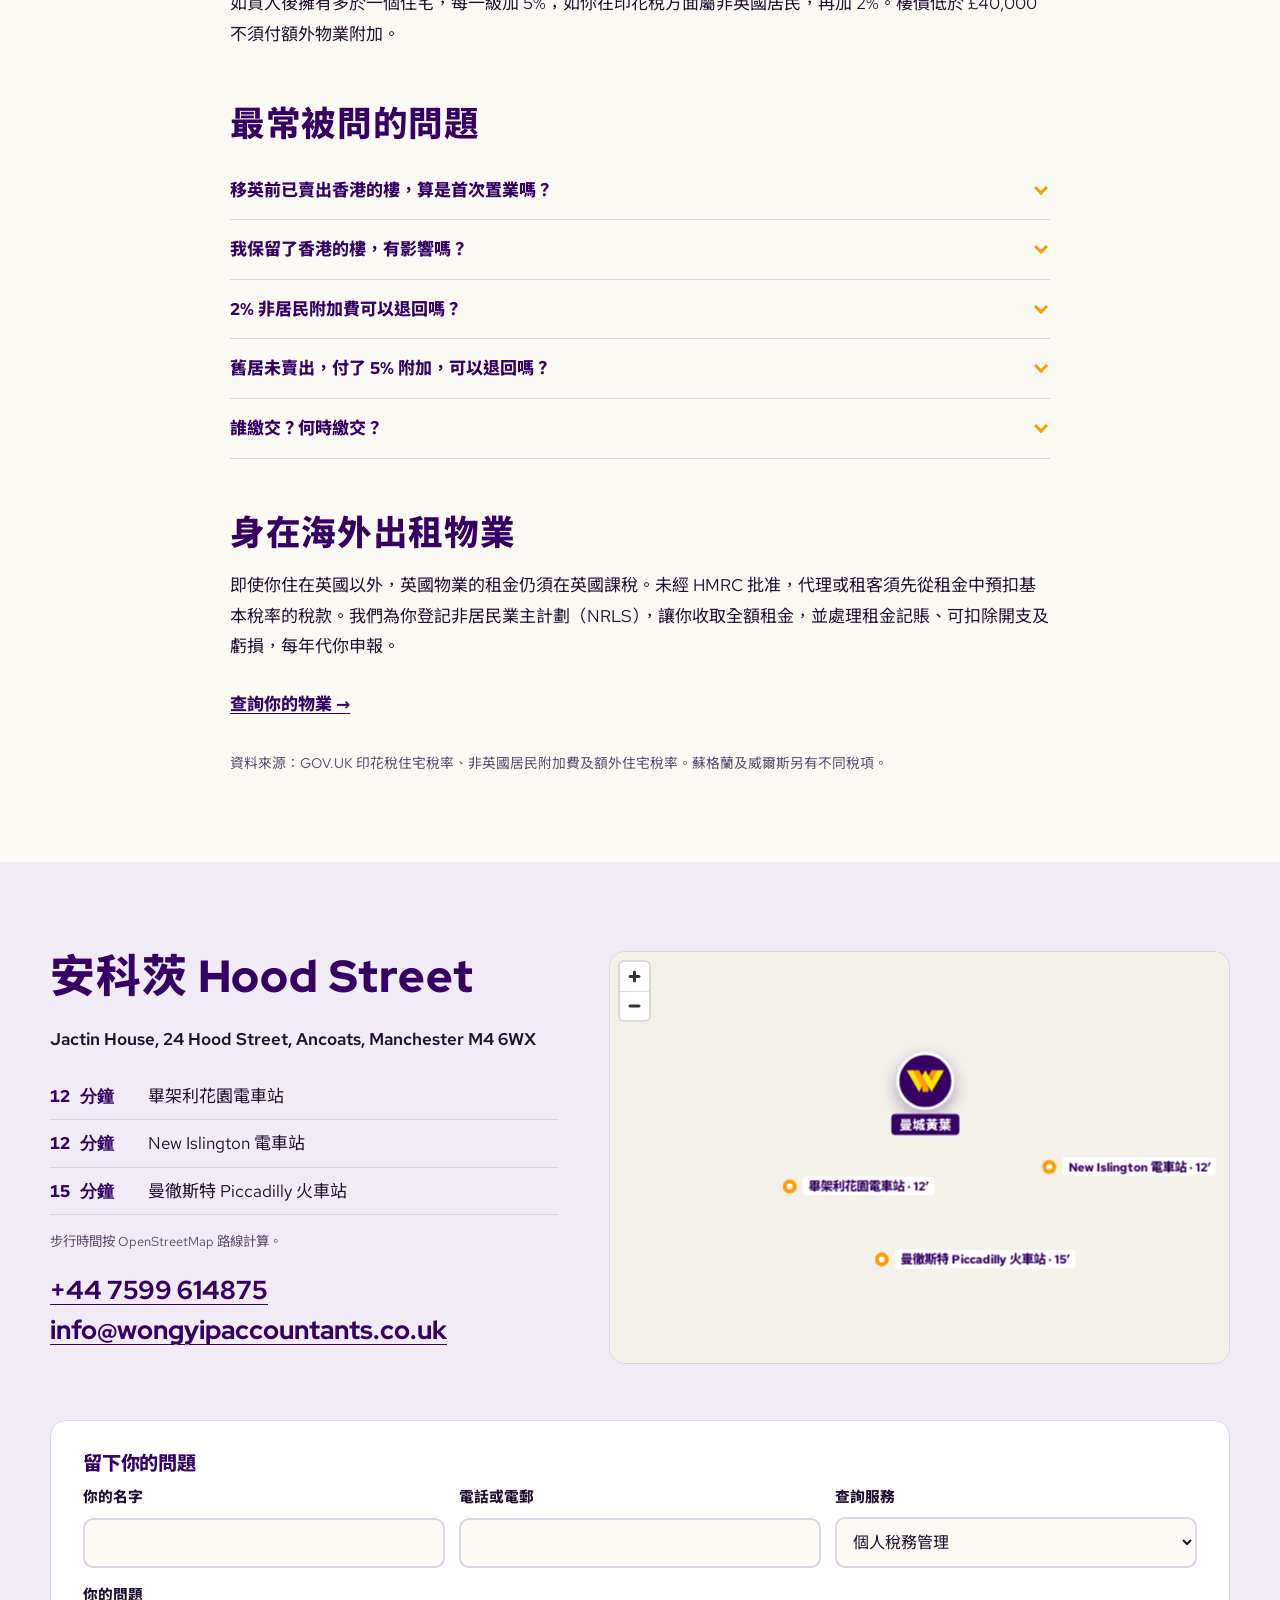
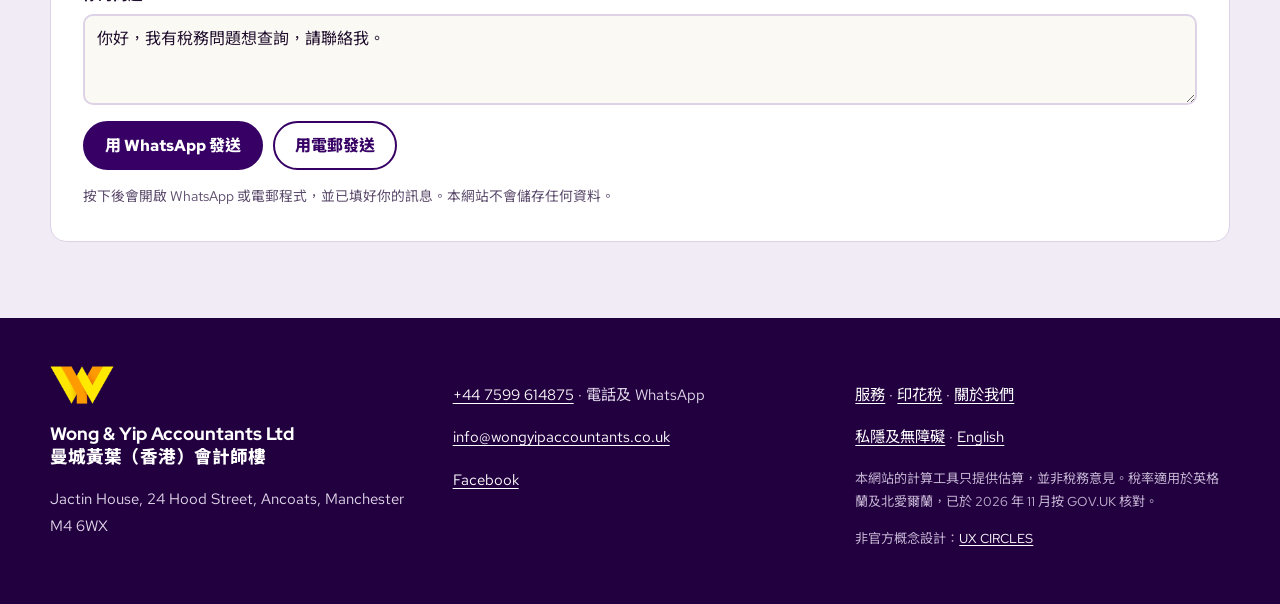
<file: stamp-duty.html>
<!doctype html>
<html lang="zh-Hant-HK">
<head>
<meta charset="utf-8">
<meta name="viewport" content="width=device-width, initial-scale=1">
<meta name="robots" content="noindex, nofollow">
<title>印花稅計算 · 曼城黃葉會計師樓</title>
<meta name="description" content="2025 年 4 月 1 日起的印花稅：首次置業、保留香港物業及非英國居民，並解釋如何退稅。">
<link rel="alternate" hreflang="zh-Hant" href="https://uxcircles.github.io/wong-yip/stamp-duty.html">
<link rel="alternate" hreflang="en" href="https://uxcircles.github.io/wong-yip/en/stamp-duty.html">
<link rel="icon" type="image/png" href="assets/img/favicon.png">
<link rel="apple-touch-icon" href="assets/img/apple-touch-icon.png">
<meta name="theme-color" content="#360064">
<link rel="preload" href="assets/fonts/redhat-display.woff2" as="font" type="font/woff2" crossorigin>
<link rel="preload" href="assets/fonts/redhat-text.woff2" as="font" type="font/woff2" crossorigin>
<link rel="stylesheet" href="assets/site.css?v=18">
<script defer src="assets/site.js?v=18"></script>
</head>
<body>
<a class="skip" href="#main">跳至內容</a>
<div class="concept-bar" role="note">
  <div class="wrap concept-inner">
    <p><span class="concept-tag">概念</span><span class="concept-long">概念設計展示，並非 <a href="https://www.wongyipaccountants.co.uk/" target="_blank" rel="noopener">曼城黃葉會計師樓官方網站</a>。</span></p>
    <a href="https://ux-circles.com/professionals" target="_blank" rel="noopener"><span class="concept-by">設計：</span><strong>UX CIRCLES</strong> <svg viewBox="0 0 24 24" aria-hidden="true"><path d="M7 17 17 7M8 7h9v9"/></svg></a>
  </div>
</div>
<header class="site-head" id="top">
  <div class="wrap head-in">
    <a class="brand" href="index.html" aria-label="曼城黃葉會計師樓 首頁">
      <img src="assets/img/logo.png" width="1000" height="205" alt="Wong &amp; Yip Accountants Limited">
      <span class="brand-zh" lang="zh-Hant">曼城黃葉（香港）會計師樓</span>
    </a>
    <nav class="nav" aria-label="主選單"><a href="services.html">服務</a><a href="stamp-duty.html" aria-current=page>印花稅</a><a href="about.html">關於我們</a><a href="index.html#contact">聯絡</a></nav>
    <a class="lang" href="en/stamp-duty.html" lang="en" hreflang="en">English</a>
    <a class="head-call" href="tel:+447599614875">+44 7599 614875</a>
    <button class="menu-btn" type="button" aria-expanded="false" aria-controls="menu">選單</button>
  </div>
  <div class="menu" id="menu" hidden>
    <nav class="wrap" aria-label="選單">
      <a href="services.html">服務</a><a href="stamp-duty.html" aria-current=page>印花稅</a><a href="about.html">關於我們</a><a href="index.html#contact">聯絡</a>
      <a href="tel:+447599614875">致電 +44 7599 614875</a>
      <a href="https://wa.me/447599614875">WhatsApp</a>
    </nav>
  </div>
</header>
<main id="main">
<section class="hero hero-sub hero-home" aria-labelledby="hero-h">
  <div class="wrap hero-in">
    <h1 id="hero-h">由香港來英買樓的印花稅</h1>
    <figure class="hero-illo">
      <img src="assets/img/stamp-duty-1000.webp" srcset="assets/img/stamp-duty-640.webp 640w, assets/img/stamp-duty-1000.webp 1000w, assets/img/stamp-duty-1600.webp 1600w" sizes="(min-width: 1021px) 560px, 100vw" width="1000" height="540" alt="剪紙插圖：一張印花稅（SDLT）收據和一條大鎖匙">
    </figure>
    <form class="tool" id="sdlt-full" data-sdlt novalidate>
  <div class="tool-in">
    <label class="price">
      <span class="lbl">樓價</span>
      <span class="price-box"><span aria-hidden="true">£</span><input name="price" inputmode="numeric" autocomplete="off" value="300,000" aria-describedby="sdlt-full-scope"></span>
    </label>
    <fieldset class="seg">
      <legend class="lbl">買入後，你名下</legend>
      <label><input type="radio" name="type" value="ftb"><span><span class="seg-l">首次置業<small>從未在任何地方擁有物業</small></span></span></label>
      <label><input type="radio" name="type" value="home" checked><span><span class="seg-l">只有這一個物業<small>例如已賣出香港的樓</small></span></span></label>
      <label><input type="radio" name="type" value="add"><span><span class="seg-l">多於一個物業<small>例如保留香港的樓</small></span></span></label>
    </fieldset>
    <label class="check"><input type="checkbox" name="nonres"><span>購買前 12 個月內在英國少於 183 日（非英國居民，+2%）</span></label>
  </div>
  <output class="receipt" aria-live="polite" for="sdlt-full">
    <span class="r-total"><span>應繳印花稅</span><b data-total>£0</b></span>
    <span class="r-eff" data-eff></span>
    <table><caption class="vh">各級稅款</caption><tbody data-rows></tbody></table>
    <span class="r-notes" data-notes></span>
    <a class="r-wa" data-wa-sdlt href="https://wa.me/447599614875?text=%E4%BD%A0%E5%A5%BD%EF%BC%8C%E6%88%91%E6%83%B3%E6%9F%A5%E8%A9%A2%E5%8D%B0%E8%8A%B1%E7%A8%85%E3%80%82">把這個估算 WhatsApp 給我們</a>
  </output>
  <p class="tool-scope" id="sdlt-full-scope">2025 年 4 月 1 日起英格蘭及北愛爾蘭住宅稅率。只供估算，並非稅務意見。</p>
</form>
  </div>
</section>
<div class="wrap prose">
  <section aria-labelledby="s1">
    <h2 id="s1">2025 年 4 月 1 日的改變</h2>
    <p>2022 年 9 月起的臨時門檻已經結束。印花稅起徵點由 £250,000 回落至 £125,000；首次置業免稅上限由 £425,000 降至 £300,000。以 £300,000 物業為例，舊稅率下印花稅為 £2,500，現在是 £5,000。</p>
    <div class="tables"><table class="rates"><caption>一般住宅稅率</caption><thead><tr><th scope=col>樓價部分</th><th scope=col>稅率</th></tr></thead><tbody><tr><th scope=row>£0 – £125,000</th><td>0%</td></tr><tr><th scope=row>£125,001 – £250,000</th><td>2%</td></tr><tr><th scope=row>£250,001 – £925,000</th><td>5%</td></tr><tr><th scope=row>£925,001 – £1.5m</th><td>10%</td></tr><tr><th scope=row>£1.5m 以上</th><td>12%</td></tr></tbody></table><table class="rates"><caption>首次置業寬減</caption><thead><tr><th scope=col>樓價部分</th><th scope=col>稅率</th></tr></thead><tbody><tr><th scope=row>£0 – £300,000</th><td>0%</td></tr><tr><th scope=row>£300,001 – £500,000</th><td>5%</td></tr><tr><th scope=row>樓價超過 £500,000</th><td>不設寬減，按一般稅率</td></tr></tbody></table></div>
    <p>如買入後擁有多於一個住宅，每一級加 5%；如你在印花稅方面屬非英國居民，再加 2%。樓價低於 £40,000 不須付額外物業附加。</p>
  </section>
  <section aria-labelledby="s2">
    <h2 id="s2">最常被問的問題</h2>
    <details><summary>移英前已賣出香港的樓，算是首次置業嗎？</summary><p>不算。首次置業寬減只適用於從未在世界任何地方擁有住宅的人。你要按一般稅率繳付，但因為這將是你唯一的物業，所以不用付 5% 額外物業附加。</p></details>
    <details><summary>我保留了香港的樓，有影響嗎？</summary><p>有。在英國以外擁有的住宅也會計算在內，所以在英國再買樓，一般要額外付 5%。</p></details>
    <details><summary>2% 非居民附加費可以退回嗎？</summary><p>很多時可以。如你在購買前後的一段 365 日期間內在英國逗留滿 183 日，便可向 HMRC 申請退回。申請有時限，建議買樓時便與我們商量。</p></details>
    <details><summary>舊居未賣出，付了 5% 附加，可以退回嗎？</summary><p>可以，條件是新物業取代你的主要住所，並在購入新物業後 36 個月內賣出舊居。</p></details>
    <details><summary>誰繳交？何時繳交？</summary><p>須在成交後 14 日內遞交申報表及繳稅，一般由你的律師或產權轉讓師代辦，稅款會加在他們的收費上。</p></details>
  </section>
  <section aria-labelledby="s3" id="landlords">
    <h2 id="s3">身在海外出租物業</h2>
    <p>即使你住在英國以外，英國物業的租金仍須在英國課稅。未經 HMRC 批准，代理或租客須先從租金中預扣基本稅率的稅款。我們為你登記非居民業主計劃（NRLS），讓你收取全額租金，並處理租金記賬、可扣除開支及虧損，每年代你申報。</p>
    <p><a class="more" href="#contact">查詢你的物業</a></p>
  </section>
  <p class="src">資料來源：GOV.UK 印花稅住宅稅率、非英國居民附加費及額外住宅稅率。蘇格蘭及威爾斯另有不同稅項。</p>
</div>
<section class="contact" id="contact" aria-labelledby="contact-h">
  <div class="wrap contact-grid">
    <div class="contact-text">
      <h2 id="contact-h">安科茨 Hood Street</h2>
      <p class="addr">Jactin House, 24 Hood Street, Ancoats, Manchester M4 6WX</p>
      <ul class="walks"><li><b>12 分鐘</b> 畢架利花園電車站</li><li><b>12 分鐘</b> New Islington 電車站</li><li><b>15 分鐘</b> 曼徹斯特 Piccadilly 火車站</li></ul>
      <p class="walk-note">步行時間按 OpenStreetMap 路線計算。</p>
      <p class="big-links"><a href="tel:+447599614875">+44 7599 614875</a><a href="mailto:info@wongyipaccountants.co.uk">info@wongyipaccountants.co.uk</a></p>
    </div>
    <div class="map" data-map data-src="assets/vendor/maplibre/maplibre-gl.js" data-css="assets/vendor/maplibre/maplibre-gl.css" data-mapjs="assets/map.js?v=18">
      <div class="map-fallback" aria-hidden="true"><img class="chev pin-chev" src="assets/img/mark.png" width="400" height="238" alt="" aria-hidden="true"><span>Jactin House</span></div>
      <script type="application/json" id="map-data">{"home": [-2.2279647, 53.4843944], "routes": [{"name": "畢架利花園電車站", "min": 12, "kind": "tram", "start": [-2.236904, 53.4802768], "coords": [[-2.23692, 53.48027], [-2.23662, 53.48011], [-2.23663, 53.4801], [-2.2366, 53.48009], [-2.23655, 53.48005], [-2.23651, 53.48007], [-2.23648, 53.48008], [-2.23641, 53.48011], [-2.23637, 53.48012], [-2.23629, 53.48016], [-2.23622, 53.48023], [-2.23601, 53.48039], [-2.23597, 53.48041], [-2.23569, 53.48054], [-2.23526, 53.48075], [-2.23525, 53.48076], [-2.23518, 53.48078], [-2.23513, 53.4808], [-2.23504, 53.48083], [-2.23487, 53.48086], [-2.23468, 53.48086], [-2.23461, 53.48086], [-2.23456, 53.48085], [-2.23453, 53.48084], [-2.23427, 53.48099], [-2.23412, 53.48109], [-2.23408, 53.48111], [-2.23406, 53.48113], [-2.23386, 53.48126], [-2.23384, 53.48128], [-2.23382, 53.4813], [-2.23362, 53.48144], [-2.23369, 53.48147], [-2.23367, 53.48149], [-2.23364, 53.4815], [-2.2336, 53.48153], [-2.23358, 53.48155], [-2.23353, 53.48152], [-2.23281, 53.48201], [-2.23281, 53.48204], [-2.23279, 53.48206], [-2.23277, 53.48208], [-2.23271, 53.48213], [-2.2327, 53.48214], [-2.23267, 53.48214], [-2.23251, 53.48224], [-2.23251, 53.48225], [-2.2325, 53.48225], [-2.23249, 53.48226], [-2.23248, 53.48227], [-2.23225, 53.48243], [-2.23224, 53.48244], [-2.23224, 53.48244], [-2.23222, 53.48245], [-2.23222, 53.48246], [-2.23116, 53.48321], [-2.23113, 53.48325], [-2.23109, 53.48327], [-2.23091, 53.4834], [-2.23089, 53.48342], [-2.23087, 53.48344], [-2.23078, 53.4835], [-2.23076, 53.48352], [-2.23076, 53.48353], [-2.23088, 53.4836], [-2.23084, 53.48362], [-2.23081, 53.48364], [-2.23078, 53.48366], [-2.23075, 53.48368], [-2.23069, 53.48371], [-2.23066, 53.48374], [-2.23062, 53.48376], [-2.23055, 53.48372], [-2.23052, 53.48372], [-2.23023, 53.48392], [-2.23021, 53.48393], [-2.23017, 53.48395], [-2.22995, 53.4841], [-2.22993, 53.48412], [-2.22994, 53.48414], [-2.22993, 53.48414], [-2.22991, 53.48415], [-2.22989, 53.48417], [-2.22988, 53.48418], [-2.22986, 53.48418], [-2.22985, 53.48418], [-2.22963, 53.48432], [-2.22959, 53.48435], [-2.22954, 53.48433], [-2.22951, 53.48435], [-2.22948, 53.48436], [-2.22946, 53.48434], [-2.22916, 53.48417], [-2.22857, 53.48436], [-2.22853, 53.48437], [-2.22785, 53.4846], [-2.22784, 53.48459], [-2.22783, 53.48458], [-2.22781, 53.48456], [-2.22779, 53.48455], [-2.22804, 53.48448]]}, {"name": "New Islington 電車站", "min": 12, "kind": "tram", "start": [-2.2197957, 53.4810431], "coords": [[-2.21978, 53.48103], [-2.22012, 53.48086], [-2.22011, 53.48085], [-2.22014, 53.48083], [-2.22017, 53.48085], [-2.2202, 53.48087], [-2.22023, 53.4809], [-2.22025, 53.48093], [-2.22022, 53.48096], [-2.21994, 53.48112], [-2.22019, 53.48127], [-2.22025, 53.48124], [-2.22029, 53.48126], [-2.22043, 53.48136], [-2.22049, 53.48139], [-2.22049, 53.4814], [-2.22098, 53.48121], [-2.22103, 53.48125], [-2.22108, 53.48128], [-2.22111, 53.48132], [-2.22111, 53.48134], [-2.22111, 53.48136], [-2.2211, 53.48139], [-2.22106, 53.48142], [-2.22108, 53.48144], [-2.22119, 53.48151], [-2.22123, 53.48154], [-2.22141, 53.48159], [-2.2218, 53.48188], [-2.22181, 53.48189], [-2.22182, 53.4819], [-2.22185, 53.48193], [-2.22185, 53.48195], [-2.22189, 53.48197], [-2.22197, 53.48204], [-2.22201, 53.48206], [-2.22207, 53.48212], [-2.2224, 53.48235], [-2.22273, 53.48258], [-2.22274, 53.4826], [-2.22274, 53.48262], [-2.22273, 53.48264], [-2.22272, 53.48266], [-2.22271, 53.48267], [-2.22276, 53.4827], [-2.22287, 53.48276], [-2.2231, 53.48289], [-2.22326, 53.48298], [-2.22329, 53.483], [-2.22332, 53.48298], [-2.22335, 53.48297], [-2.22338, 53.48297], [-2.22342, 53.48298], [-2.22401, 53.48325], [-2.22419, 53.48311], [-2.22422, 53.48308], [-2.22435, 53.4831], [-2.2248, 53.48329], [-2.22479, 53.4833], [-2.22483, 53.4833], [-2.22494, 53.48335], [-2.22502, 53.4834], [-2.22506, 53.48344], [-2.22528, 53.48354], [-2.22561, 53.48367], [-2.22564, 53.48368], [-2.22568, 53.48369], [-2.22571, 53.48369], [-2.22576, 53.48369], [-2.22594, 53.4837], [-2.22598, 53.48369], [-2.22598, 53.48371], [-2.22587, 53.48386], [-2.22592, 53.4839], [-2.22595, 53.48393], [-2.22602, 53.484], [-2.22629, 53.48427], [-2.22659, 53.48454], [-2.22661, 53.48457], [-2.22668, 53.48455], [-2.22742, 53.48429], [-2.22747, 53.48434], [-2.22748, 53.48433], [-2.22751, 53.48432], [-2.22754, 53.48431], [-2.22756, 53.4843], [-2.22779, 53.48455], [-2.22804, 53.48448]]}, {"name": "曼徹斯特 Piccadilly 火車站", "min": 15, "kind": "rail", "start": [-2.2308334, 53.4774198], "coords": [[-2.23079, 53.47741], [-2.23079, 53.47742], [-2.23069, 53.47757], [-2.23092, 53.47765], [-2.23101, 53.47768], [-2.23125, 53.47777], [-2.2314, 53.47781], [-2.2314, 53.47781], [-2.23156, 53.47787], [-2.23165, 53.4779], [-2.23172, 53.47794], [-2.23174, 53.47795], [-2.23178, 53.47799], [-2.23181, 53.47806], [-2.23183, 53.47815], [-2.23185, 53.47824], [-2.23186, 53.47833], [-2.23193, 53.47844], [-2.23197, 53.4785], [-2.23206, 53.47856], [-2.23221, 53.47866], [-2.2323, 53.4787], [-2.23241, 53.47879], [-2.23247, 53.47885], [-2.23251, 53.4789], [-2.23253, 53.47894], [-2.23256, 53.47898], [-2.23257, 53.479], [-2.2326, 53.47904], [-2.23263, 53.47907], [-2.23263, 53.47908], [-2.23264, 53.47909], [-2.23271, 53.47917], [-2.23307, 53.47962], [-2.23309, 53.47963], [-2.2331, 53.47966], [-2.23311, 53.47966], [-2.23326, 53.4798], [-2.23344, 53.47998], [-2.23346, 53.48], [-2.23347, 53.48001], [-2.23348, 53.48002], [-2.2335, 53.48005], [-2.23383, 53.48035], [-2.23405, 53.48056], [-2.23419, 53.48067], [-2.23426, 53.48073], [-2.23427, 53.48073], [-2.23431, 53.48076], [-2.23429, 53.48078], [-2.234, 53.48101], [-2.23396, 53.48103], [-2.23392, 53.48105], [-2.23339, 53.48127], [-2.23341, 53.48128], [-2.23341, 53.4813], [-2.23341, 53.48134], [-2.23341, 53.48137], [-2.23341, 53.48139], [-2.23337, 53.48144], [-2.23336, 53.48145], [-2.23339, 53.48147], [-2.23332, 53.48151], [-2.2327, 53.48195], [-2.23266, 53.48195], [-2.23264, 53.48196], [-2.23261, 53.48199], [-2.23257, 53.48202], [-2.23255, 53.48204], [-2.23255, 53.48206], [-2.23211, 53.48237], [-2.23211, 53.48237], [-2.2321, 53.48238], [-2.23208, 53.4824], [-2.23207, 53.4824], [-2.23156, 53.48276], [-2.23156, 53.48276], [-2.23155, 53.48276], [-2.23153, 53.48278], [-2.23152, 53.48278], [-2.23098, 53.48318], [-2.23096, 53.48319], [-2.23094, 53.48321], [-2.23063, 53.48342], [-2.23057, 53.48342], [-2.23053, 53.48345], [-2.23049, 53.48347], [-2.23046, 53.4835], [-2.23042, 53.48352], [-2.23038, 53.48355], [-2.23035, 53.48357], [-2.23032, 53.48359], [-2.23045, 53.48367], [-2.23045, 53.48369], [-2.23016, 53.48387], [-2.23013, 53.48389], [-2.2301, 53.48391], [-2.23008, 53.48392], [-2.23006, 53.48393], [-2.22987, 53.48406], [-2.22985, 53.48407], [-2.22981, 53.48407], [-2.2298, 53.48406], [-2.22979, 53.48407], [-2.22977, 53.48408], [-2.22974, 53.4841], [-2.22974, 53.48411], [-2.22975, 53.48413], [-2.22949, 53.4843], [-2.22951, 53.48431], [-2.22954, 53.48433], [-2.22951, 53.48435], [-2.22948, 53.48436], [-2.22946, 53.48434], [-2.22916, 53.48417], [-2.22857, 53.48436], [-2.22853, 53.48437], [-2.22785, 53.4846], [-2.22784, 53.48459], [-2.22783, 53.48458], [-2.22781, 53.48456], [-2.22779, 53.48455], [-2.22804, 53.48448]]}], "label": "曼城黃葉", "mark": "assets/img/mark.png"}</script>
    </div>
  </div>
  <div class="wrap">
    <form class="ask" data-ask novalidate>
      <h3>留下你的問題</h3>
      <div class="ask-grid">
        <label>你的名字<input name="name" autocomplete="name" required></label>
        <label>電話或電郵<input name="reach" autocomplete="tel" required></label>
        <label>查詢服務<select name="topic"><option>個人稅務管理</option><option>自我評估報稅</option><option>英港跨境稅務</option><option>英國業務設立</option><option>簿記與會計</option><option>公司所得稅</option><option>計糧及 PAYE</option><option>增值稅 VAT</option><option>外判會計</option><option>跨境電商會計</option><option>印花稅分析及退稅</option><option>海外業主稅</option></select></label>
        <label class="wide">你的問題<textarea name="msg" rows="3" required>你好，我有稅務問題想查詢，請聯絡我。</textarea></label>
      </div>
      <p class="ask-err" data-err hidden>請填寫名字、聯絡方法及問題。</p>
      <div class="ask-btns">
        <button type="submit" name="via" value="wa">用 WhatsApp 發送</button>
        <button type="submit" name="via" value="mail" class="ghost">用電郵發送</button>
      </div>
      <p class="ask-note">按下後會開啟 WhatsApp 或電郵程式，並已填好你的訊息。本網站不會儲存任何資料。</p>
    </form>
  </div>
</section>
</main>
<footer class="foot">
  <div class="wrap foot-grid">
    <div>
      <img class="chev foot-chev" src="assets/img/mark.png" width="400" height="238" alt="" aria-hidden="true">
      <p class="foot-name">Wong &amp; Yip Accountants Ltd<br><span lang="zh-Hant">曼城黃葉（香港）會計師樓</span></p>
      <p>Jactin House, 24 Hood Street, Ancoats, Manchester M4 6WX</p>
    </div>
    <div>
      <p><a href="tel:+447599614875">+44 7599 614875</a> · 電話及 WhatsApp</p>
      <p><a href="mailto:info@wongyipaccountants.co.uk">info@wongyipaccountants.co.uk</a></p>
      <p><a href="https://www.facebook.com/wongyipaccountants">Facebook</a></p>
    </div>
    <div>
      <p><a href="services.html">服務</a> · <a href="stamp-duty.html">印花稅</a> · <a href="about.html">關於我們</a></p>
      <p><a href="privacy.html">私隱及無障礙</a> · <a href="en/stamp-duty.html" lang="en">English</a></p>
      <p class="foot-small">本網站的計算工具只提供估算，並非稅務意見。稅率適用於英格蘭及北愛爾蘭，已於 2026 年 11 月按 GOV.UK 核對。</p>
      <p class="foot-small"><span class="concept-note">非官方概念設計：<a href="https://ux-circles.com/professionals" target="_blank" rel="noopener">UX CIRCLES</a></span></p>
    </div>
  </div>
</footer>
<nav class="mbar" aria-label="快捷操作">
  <a href="tel:+447599614875">致電</a>
  <a href="https://wa.me/447599614875?text=%E4%BD%A0%E5%A5%BD%EF%BC%8C%E6%88%91%E6%83%B3%E6%9F%A5%E8%A9%A2%E5%8D%B0%E8%8A%B1%E7%A8%85%E3%80%82" data-wa-sdlt>WhatsApp</a>
  <a href="#contact">查詢</a>
</nav>
</body>
</html>
</file>
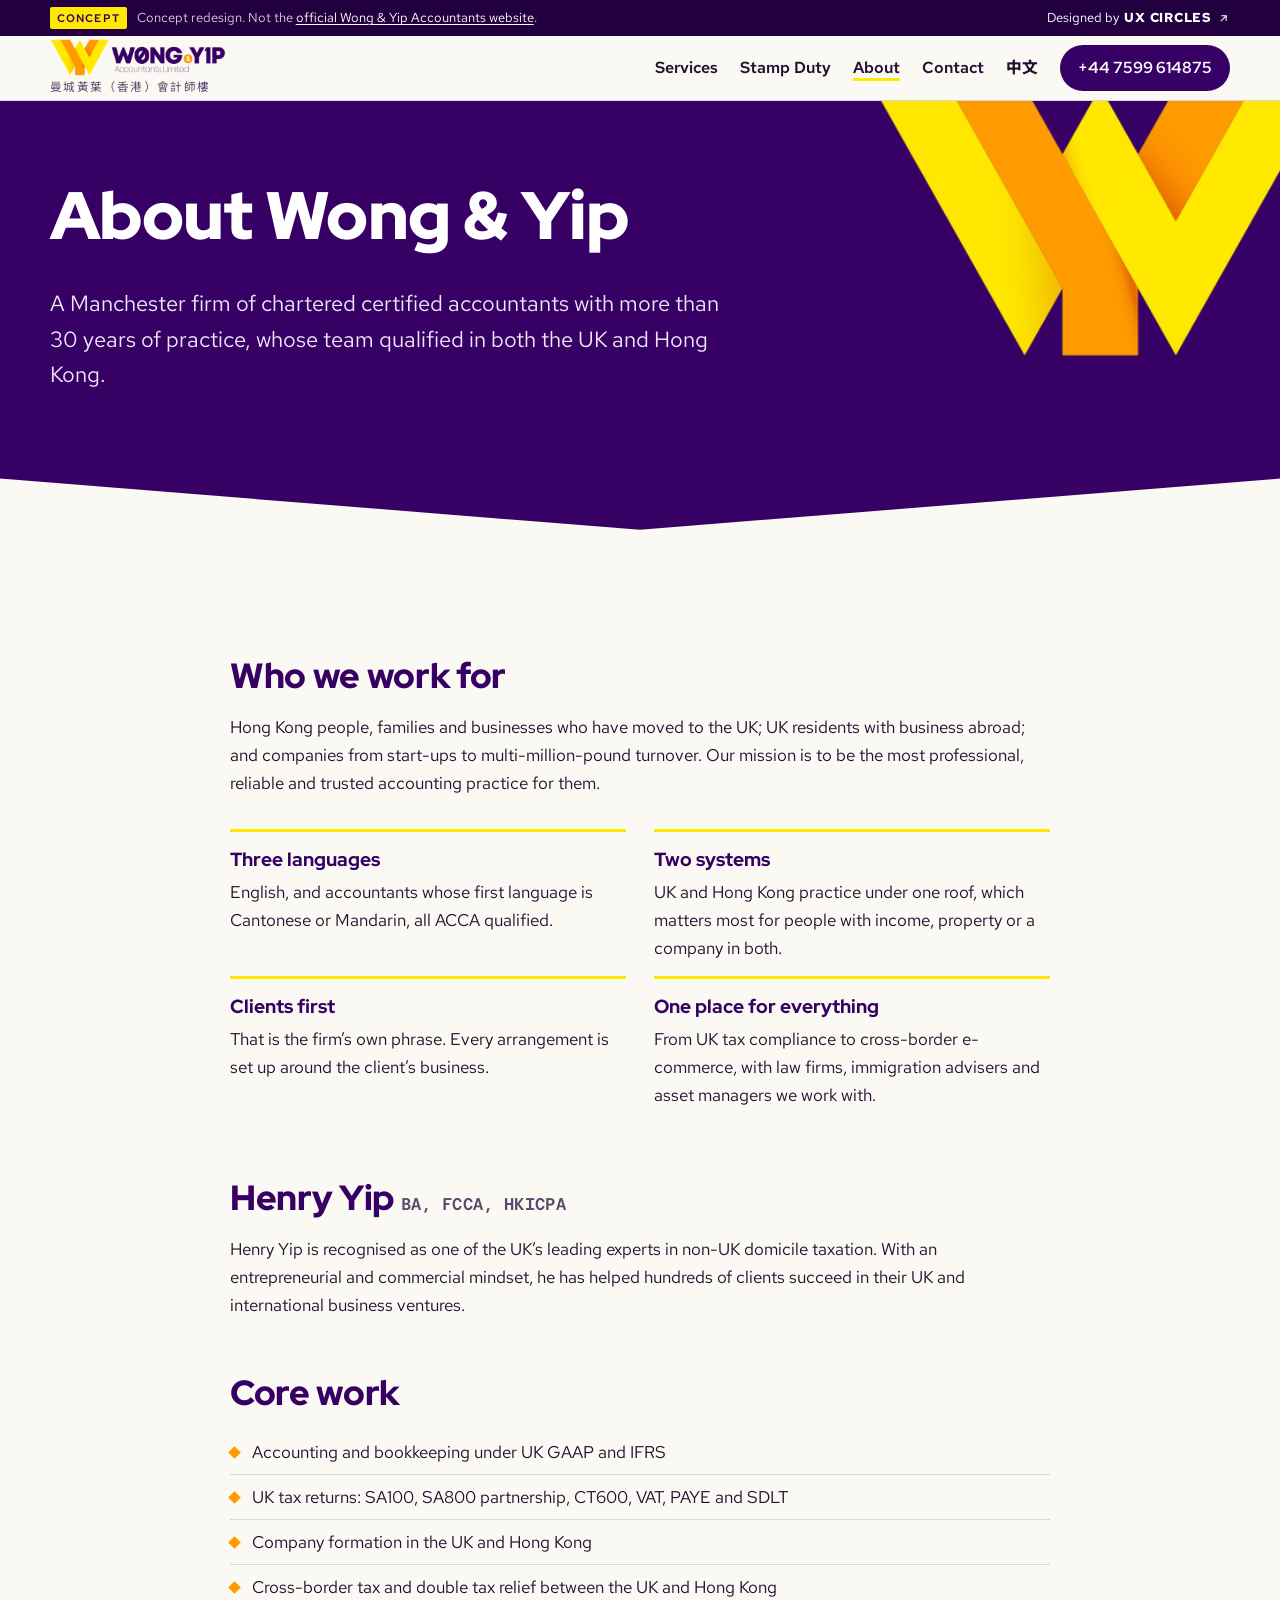
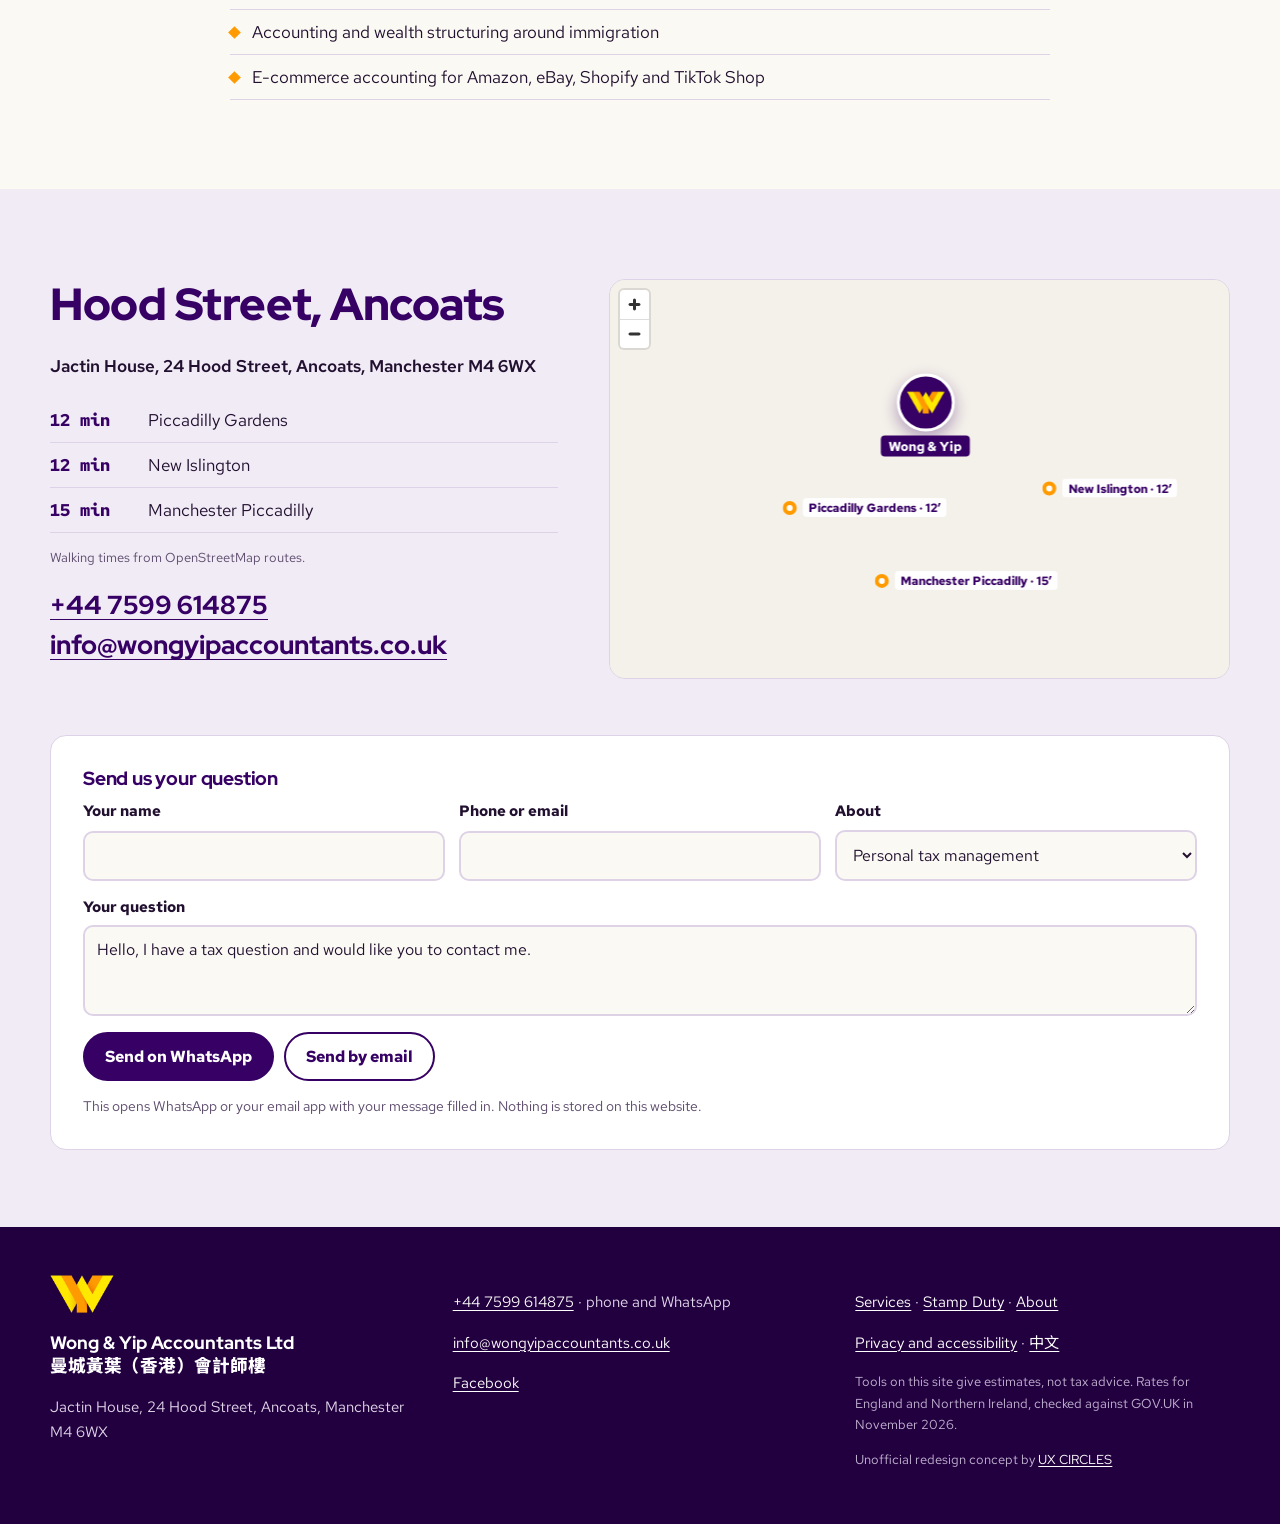
<file: en/about.html>
<!doctype html>
<html lang="en-GB">
<head>
<meta charset="utf-8">
<meta name="viewport" content="width=device-width, initial-scale=1">
<meta name="robots" content="noindex, nofollow">
<title>About · Wong & Yip Accountants</title>
<meta name="description" content="ACCA and HKICPA accountants in Manchester with more than 30 years of practice.">
<link rel="alternate" hreflang="zh-Hant" href="https://uxcircles.github.io/wong-yip/about.html">
<link rel="alternate" hreflang="en" href="https://uxcircles.github.io/wong-yip/en/about.html">
<link rel="icon" type="image/png" href="../assets/img/favicon.png">
<link rel="apple-touch-icon" href="../assets/img/apple-touch-icon.png">
<meta name="theme-color" content="#360064">
<link rel="preload" href="../assets/fonts/redhat-display.woff2" as="font" type="font/woff2" crossorigin>
<link rel="preload" href="../assets/fonts/redhat-text.woff2" as="font" type="font/woff2" crossorigin>
<link rel="stylesheet" href="../assets/site.css?v=18">
<script defer src="../assets/site.js?v=18"></script>
</head>
<body>
<a class="skip" href="#main">Skip to content</a>
<div class="concept-bar" role="note">
  <div class="wrap concept-inner">
    <p><span class="concept-tag">Concept</span><span class="concept-long">Concept redesign. Not the <a href="https://www.wongyipaccountants.co.uk/" target="_blank" rel="noopener">official Wong &amp; Yip Accountants website</a>.</span></p>
    <a href="https://ux-circles.com/professionals" target="_blank" rel="noopener"><span class="concept-by">Designed by </span><strong>UX CIRCLES</strong> <svg viewBox="0 0 24 24" aria-hidden="true"><path d="M7 17 17 7M8 7h9v9"/></svg></a>
  </div>
</div>
<header class="site-head" id="top">
  <div class="wrap head-in">
    <a class="brand" href="index.html" aria-label="Wong &amp; Yip Accountants, home">
      <img src="../assets/img/logo.png" width="1000" height="205" alt="Wong &amp; Yip Accountants Limited">
      <span class="brand-zh" lang="zh-Hant">曼城黃葉（香港）會計師樓</span>
    </a>
    <nav class="nav" aria-label="Main"><a href="services.html">Services</a><a href="stamp-duty.html">Stamp Duty</a><a href="about.html" aria-current=page>About</a><a href="index.html#contact">Contact</a></nav>
    <a class="lang" href="../about.html" lang="zh-Hant" hreflang="zh-Hant">中文</a>
    <a class="head-call" href="tel:+447599614875">+44 7599 614875</a>
    <button class="menu-btn" type="button" aria-expanded="false" aria-controls="menu">Menu</button>
  </div>
  <div class="menu" id="menu" hidden>
    <nav class="wrap" aria-label="Menu">
      <a href="services.html">Services</a><a href="stamp-duty.html">Stamp Duty</a><a href="about.html" aria-current=page>About</a><a href="index.html#contact">Contact</a>
      <a href="tel:+447599614875">Call +44 7599 614875</a>
      <a href="https://wa.me/447599614875">WhatsApp</a>
    </nav>
  </div>
</header>
<main id="main">
<section class="page-head">
  <img class="chev hero-chev" src="../assets/img/mark.png" width="400" height="238" alt="" aria-hidden="true">
  <div class="wrap"><h1>About Wong &amp; Yip</h1>
  <p class="lede">A Manchester firm of chartered certified accountants with more than 30 years of practice, whose team qualified in both the UK and Hong Kong.</p></div>
</section>
<div class="wrap prose">
  <section aria-labelledby="a1">
    <h2 id="a1">Who we work for</h2>
    <p>Hong Kong people, families and businesses who have moved to the UK; UK residents with business abroad; and companies from start-ups to multi-million-pound turnover. Our mission is to be the most professional, reliable and trusted accounting practice for them.</p>
  </section>
  <dl class="why"><div><dt>Three languages</dt><dd>English, and accountants whose first language is Cantonese or Mandarin, all ACCA qualified.</dd></div><div><dt>Two systems</dt><dd>UK and Hong Kong practice under one roof, which matters most for people with income, property or a company in both.</dd></div><div><dt>Clients first</dt><dd>That is the firm’s own phrase. Every arrangement is set up around the client’s business.</dd></div><div><dt>One place for everything</dt><dd>From UK tax compliance to cross-border e-commerce, with law firms, immigration advisers and asset managers we work with.</dd></div></dl>
  <section aria-labelledby="a2">
    <h2 id="a2">Henry Yip <span class="creds">BA, FCCA, HKICPA</span></h2>
    <p>Henry Yip is recognised as one of the UK’s leading experts in non-UK domicile taxation. With an entrepreneurial and commercial mindset, he has helped hundreds of clients succeed in their UK and international business ventures.</p>
  </section>
  <section aria-labelledby="a3">
    <h2 id="a3">Core work</h2>
    <ul class="ticks">
      <li>Accounting and bookkeeping under UK GAAP and IFRS</li>
      <li>UK tax returns: SA100, SA800 partnership, CT600, VAT, PAYE and SDLT</li>
      <li>Company formation in the UK and Hong Kong</li>
      <li>Cross-border tax and double tax relief between the UK and Hong Kong</li>
      <li>Accounting and wealth structuring around immigration</li>
      <li>E-commerce accounting for Amazon, eBay, Shopify and TikTok Shop</li>
    </ul>
  </section>
</div>
<section class="contact" id="contact" aria-labelledby="contact-h">
  <div class="wrap contact-grid">
    <div class="contact-text">
      <h2 id="contact-h">Hood Street, Ancoats</h2>
      <p class="addr">Jactin House, 24 Hood Street, Ancoats, Manchester M4 6WX</p>
      <ul class="walks"><li><b>12 min</b> Piccadilly Gardens</li><li><b>12 min</b> New Islington</li><li><b>15 min</b> Manchester Piccadilly</li></ul>
      <p class="walk-note">Walking times from OpenStreetMap routes.</p>
      <p class="big-links"><a href="tel:+447599614875">+44 7599 614875</a><a href="mailto:info@wongyipaccountants.co.uk">info@wongyipaccountants.co.uk</a></p>
    </div>
    <div class="map" data-map data-src="../assets/vendor/maplibre/maplibre-gl.js" data-css="../assets/vendor/maplibre/maplibre-gl.css" data-mapjs="../assets/map.js?v=18">
      <div class="map-fallback" aria-hidden="true"><img class="chev pin-chev" src="../assets/img/mark.png" width="400" height="238" alt="" aria-hidden="true"><span>Jactin House</span></div>
      <script type="application/json" id="map-data">{"home": [-2.2279647, 53.4843944], "routes": [{"name": "Piccadilly Gardens", "min": 12, "kind": "tram", "start": [-2.236904, 53.4802768], "coords": [[-2.23692, 53.48027], [-2.23662, 53.48011], [-2.23663, 53.4801], [-2.2366, 53.48009], [-2.23655, 53.48005], [-2.23651, 53.48007], [-2.23648, 53.48008], [-2.23641, 53.48011], [-2.23637, 53.48012], [-2.23629, 53.48016], [-2.23622, 53.48023], [-2.23601, 53.48039], [-2.23597, 53.48041], [-2.23569, 53.48054], [-2.23526, 53.48075], [-2.23525, 53.48076], [-2.23518, 53.48078], [-2.23513, 53.4808], [-2.23504, 53.48083], [-2.23487, 53.48086], [-2.23468, 53.48086], [-2.23461, 53.48086], [-2.23456, 53.48085], [-2.23453, 53.48084], [-2.23427, 53.48099], [-2.23412, 53.48109], [-2.23408, 53.48111], [-2.23406, 53.48113], [-2.23386, 53.48126], [-2.23384, 53.48128], [-2.23382, 53.4813], [-2.23362, 53.48144], [-2.23369, 53.48147], [-2.23367, 53.48149], [-2.23364, 53.4815], [-2.2336, 53.48153], [-2.23358, 53.48155], [-2.23353, 53.48152], [-2.23281, 53.48201], [-2.23281, 53.48204], [-2.23279, 53.48206], [-2.23277, 53.48208], [-2.23271, 53.48213], [-2.2327, 53.48214], [-2.23267, 53.48214], [-2.23251, 53.48224], [-2.23251, 53.48225], [-2.2325, 53.48225], [-2.23249, 53.48226], [-2.23248, 53.48227], [-2.23225, 53.48243], [-2.23224, 53.48244], [-2.23224, 53.48244], [-2.23222, 53.48245], [-2.23222, 53.48246], [-2.23116, 53.48321], [-2.23113, 53.48325], [-2.23109, 53.48327], [-2.23091, 53.4834], [-2.23089, 53.48342], [-2.23087, 53.48344], [-2.23078, 53.4835], [-2.23076, 53.48352], [-2.23076, 53.48353], [-2.23088, 53.4836], [-2.23084, 53.48362], [-2.23081, 53.48364], [-2.23078, 53.48366], [-2.23075, 53.48368], [-2.23069, 53.48371], [-2.23066, 53.48374], [-2.23062, 53.48376], [-2.23055, 53.48372], [-2.23052, 53.48372], [-2.23023, 53.48392], [-2.23021, 53.48393], [-2.23017, 53.48395], [-2.22995, 53.4841], [-2.22993, 53.48412], [-2.22994, 53.48414], [-2.22993, 53.48414], [-2.22991, 53.48415], [-2.22989, 53.48417], [-2.22988, 53.48418], [-2.22986, 53.48418], [-2.22985, 53.48418], [-2.22963, 53.48432], [-2.22959, 53.48435], [-2.22954, 53.48433], [-2.22951, 53.48435], [-2.22948, 53.48436], [-2.22946, 53.48434], [-2.22916, 53.48417], [-2.22857, 53.48436], [-2.22853, 53.48437], [-2.22785, 53.4846], [-2.22784, 53.48459], [-2.22783, 53.48458], [-2.22781, 53.48456], [-2.22779, 53.48455], [-2.22804, 53.48448]]}, {"name": "New Islington", "min": 12, "kind": "tram", "start": [-2.2197957, 53.4810431], "coords": [[-2.21978, 53.48103], [-2.22012, 53.48086], [-2.22011, 53.48085], [-2.22014, 53.48083], [-2.22017, 53.48085], [-2.2202, 53.48087], [-2.22023, 53.4809], [-2.22025, 53.48093], [-2.22022, 53.48096], [-2.21994, 53.48112], [-2.22019, 53.48127], [-2.22025, 53.48124], [-2.22029, 53.48126], [-2.22043, 53.48136], [-2.22049, 53.48139], [-2.22049, 53.4814], [-2.22098, 53.48121], [-2.22103, 53.48125], [-2.22108, 53.48128], [-2.22111, 53.48132], [-2.22111, 53.48134], [-2.22111, 53.48136], [-2.2211, 53.48139], [-2.22106, 53.48142], [-2.22108, 53.48144], [-2.22119, 53.48151], [-2.22123, 53.48154], [-2.22141, 53.48159], [-2.2218, 53.48188], [-2.22181, 53.48189], [-2.22182, 53.4819], [-2.22185, 53.48193], [-2.22185, 53.48195], [-2.22189, 53.48197], [-2.22197, 53.48204], [-2.22201, 53.48206], [-2.22207, 53.48212], [-2.2224, 53.48235], [-2.22273, 53.48258], [-2.22274, 53.4826], [-2.22274, 53.48262], [-2.22273, 53.48264], [-2.22272, 53.48266], [-2.22271, 53.48267], [-2.22276, 53.4827], [-2.22287, 53.48276], [-2.2231, 53.48289], [-2.22326, 53.48298], [-2.22329, 53.483], [-2.22332, 53.48298], [-2.22335, 53.48297], [-2.22338, 53.48297], [-2.22342, 53.48298], [-2.22401, 53.48325], [-2.22419, 53.48311], [-2.22422, 53.48308], [-2.22435, 53.4831], [-2.2248, 53.48329], [-2.22479, 53.4833], [-2.22483, 53.4833], [-2.22494, 53.48335], [-2.22502, 53.4834], [-2.22506, 53.48344], [-2.22528, 53.48354], [-2.22561, 53.48367], [-2.22564, 53.48368], [-2.22568, 53.48369], [-2.22571, 53.48369], [-2.22576, 53.48369], [-2.22594, 53.4837], [-2.22598, 53.48369], [-2.22598, 53.48371], [-2.22587, 53.48386], [-2.22592, 53.4839], [-2.22595, 53.48393], [-2.22602, 53.484], [-2.22629, 53.48427], [-2.22659, 53.48454], [-2.22661, 53.48457], [-2.22668, 53.48455], [-2.22742, 53.48429], [-2.22747, 53.48434], [-2.22748, 53.48433], [-2.22751, 53.48432], [-2.22754, 53.48431], [-2.22756, 53.4843], [-2.22779, 53.48455], [-2.22804, 53.48448]]}, {"name": "Manchester Piccadilly", "min": 15, "kind": "rail", "start": [-2.2308334, 53.4774198], "coords": [[-2.23079, 53.47741], [-2.23079, 53.47742], [-2.23069, 53.47757], [-2.23092, 53.47765], [-2.23101, 53.47768], [-2.23125, 53.47777], [-2.2314, 53.47781], [-2.2314, 53.47781], [-2.23156, 53.47787], [-2.23165, 53.4779], [-2.23172, 53.47794], [-2.23174, 53.47795], [-2.23178, 53.47799], [-2.23181, 53.47806], [-2.23183, 53.47815], [-2.23185, 53.47824], [-2.23186, 53.47833], [-2.23193, 53.47844], [-2.23197, 53.4785], [-2.23206, 53.47856], [-2.23221, 53.47866], [-2.2323, 53.4787], [-2.23241, 53.47879], [-2.23247, 53.47885], [-2.23251, 53.4789], [-2.23253, 53.47894], [-2.23256, 53.47898], [-2.23257, 53.479], [-2.2326, 53.47904], [-2.23263, 53.47907], [-2.23263, 53.47908], [-2.23264, 53.47909], [-2.23271, 53.47917], [-2.23307, 53.47962], [-2.23309, 53.47963], [-2.2331, 53.47966], [-2.23311, 53.47966], [-2.23326, 53.4798], [-2.23344, 53.47998], [-2.23346, 53.48], [-2.23347, 53.48001], [-2.23348, 53.48002], [-2.2335, 53.48005], [-2.23383, 53.48035], [-2.23405, 53.48056], [-2.23419, 53.48067], [-2.23426, 53.48073], [-2.23427, 53.48073], [-2.23431, 53.48076], [-2.23429, 53.48078], [-2.234, 53.48101], [-2.23396, 53.48103], [-2.23392, 53.48105], [-2.23339, 53.48127], [-2.23341, 53.48128], [-2.23341, 53.4813], [-2.23341, 53.48134], [-2.23341, 53.48137], [-2.23341, 53.48139], [-2.23337, 53.48144], [-2.23336, 53.48145], [-2.23339, 53.48147], [-2.23332, 53.48151], [-2.2327, 53.48195], [-2.23266, 53.48195], [-2.23264, 53.48196], [-2.23261, 53.48199], [-2.23257, 53.48202], [-2.23255, 53.48204], [-2.23255, 53.48206], [-2.23211, 53.48237], [-2.23211, 53.48237], [-2.2321, 53.48238], [-2.23208, 53.4824], [-2.23207, 53.4824], [-2.23156, 53.48276], [-2.23156, 53.48276], [-2.23155, 53.48276], [-2.23153, 53.48278], [-2.23152, 53.48278], [-2.23098, 53.48318], [-2.23096, 53.48319], [-2.23094, 53.48321], [-2.23063, 53.48342], [-2.23057, 53.48342], [-2.23053, 53.48345], [-2.23049, 53.48347], [-2.23046, 53.4835], [-2.23042, 53.48352], [-2.23038, 53.48355], [-2.23035, 53.48357], [-2.23032, 53.48359], [-2.23045, 53.48367], [-2.23045, 53.48369], [-2.23016, 53.48387], [-2.23013, 53.48389], [-2.2301, 53.48391], [-2.23008, 53.48392], [-2.23006, 53.48393], [-2.22987, 53.48406], [-2.22985, 53.48407], [-2.22981, 53.48407], [-2.2298, 53.48406], [-2.22979, 53.48407], [-2.22977, 53.48408], [-2.22974, 53.4841], [-2.22974, 53.48411], [-2.22975, 53.48413], [-2.22949, 53.4843], [-2.22951, 53.48431], [-2.22954, 53.48433], [-2.22951, 53.48435], [-2.22948, 53.48436], [-2.22946, 53.48434], [-2.22916, 53.48417], [-2.22857, 53.48436], [-2.22853, 53.48437], [-2.22785, 53.4846], [-2.22784, 53.48459], [-2.22783, 53.48458], [-2.22781, 53.48456], [-2.22779, 53.48455], [-2.22804, 53.48448]]}], "label": "Wong & Yip", "mark": "../assets/img/mark.png"}</script>
    </div>
  </div>
  <div class="wrap">
    <form class="ask" data-ask novalidate>
      <h3>Send us your question</h3>
      <div class="ask-grid">
        <label>Your name<input name="name" autocomplete="name" required></label>
        <label>Phone or email<input name="reach" autocomplete="tel" required></label>
        <label>About<select name="topic"><option>Personal tax management</option><option>Self Assessment</option><option>Cross-border tax, UK and Hong Kong</option><option>UK business set-up</option><option>Bookkeeping and accounts</option><option>Corporation Tax</option><option>Payroll and PAYE</option><option>VAT</option><option>Outsourced accounting</option><option>E-commerce accounting</option><option>Stamp Duty analysis and refunds</option><option>Overseas landlords</option></select></label>
        <label class="wide">Your question<textarea name="msg" rows="3" required>Hello, I have a tax question and would like you to contact me.</textarea></label>
      </div>
      <p class="ask-err" data-err hidden>Please fill in your name, how to reach you and your question.</p>
      <div class="ask-btns">
        <button type="submit" name="via" value="wa">Send on WhatsApp</button>
        <button type="submit" name="via" value="mail" class="ghost">Send by email</button>
      </div>
      <p class="ask-note">This opens WhatsApp or your email app with your message filled in. Nothing is stored on this website.</p>
    </form>
  </div>
</section>
</main>
<footer class="foot">
  <div class="wrap foot-grid">
    <div>
      <img class="chev foot-chev" src="../assets/img/mark.png" width="400" height="238" alt="" aria-hidden="true">
      <p class="foot-name">Wong &amp; Yip Accountants Ltd<br><span lang="zh-Hant">曼城黃葉（香港）會計師樓</span></p>
      <p>Jactin House, 24 Hood Street, Ancoats, Manchester M4 6WX</p>
    </div>
    <div>
      <p><a href="tel:+447599614875">+44 7599 614875</a> · phone and WhatsApp</p>
      <p><a href="mailto:info@wongyipaccountants.co.uk">info@wongyipaccountants.co.uk</a></p>
      <p><a href="https://www.facebook.com/wongyipaccountants">Facebook</a></p>
    </div>
    <div>
      <p><a href="services.html">Services</a> · <a href="stamp-duty.html">Stamp Duty</a> · <a href="about.html">About</a></p>
      <p><a href="privacy.html">Privacy and accessibility</a> · <a href="../about.html" lang="zh-Hant">中文</a></p>
      <p class="foot-small">Tools on this site give estimates, not tax advice. Rates for England and Northern Ireland, checked against GOV.UK in November 2026.</p>
      <p class="foot-small"><span class="concept-note">Unofficial redesign concept by <a href="https://ux-circles.com/professionals" target="_blank" rel="noopener">UX CIRCLES</a></span></p>
    </div>
  </div>
</footer>
<nav class="mbar" aria-label="Quick actions">
  <a href="tel:+447599614875">Call</a>
  <a href="https://wa.me/447599614875?text=Hello%2C%20I%20have%20a%20question.">WhatsApp</a>
  <a href="mailto:info@wongyipaccountants.co.uk">Email</a>
</nav>
</body>
</html>
</file>
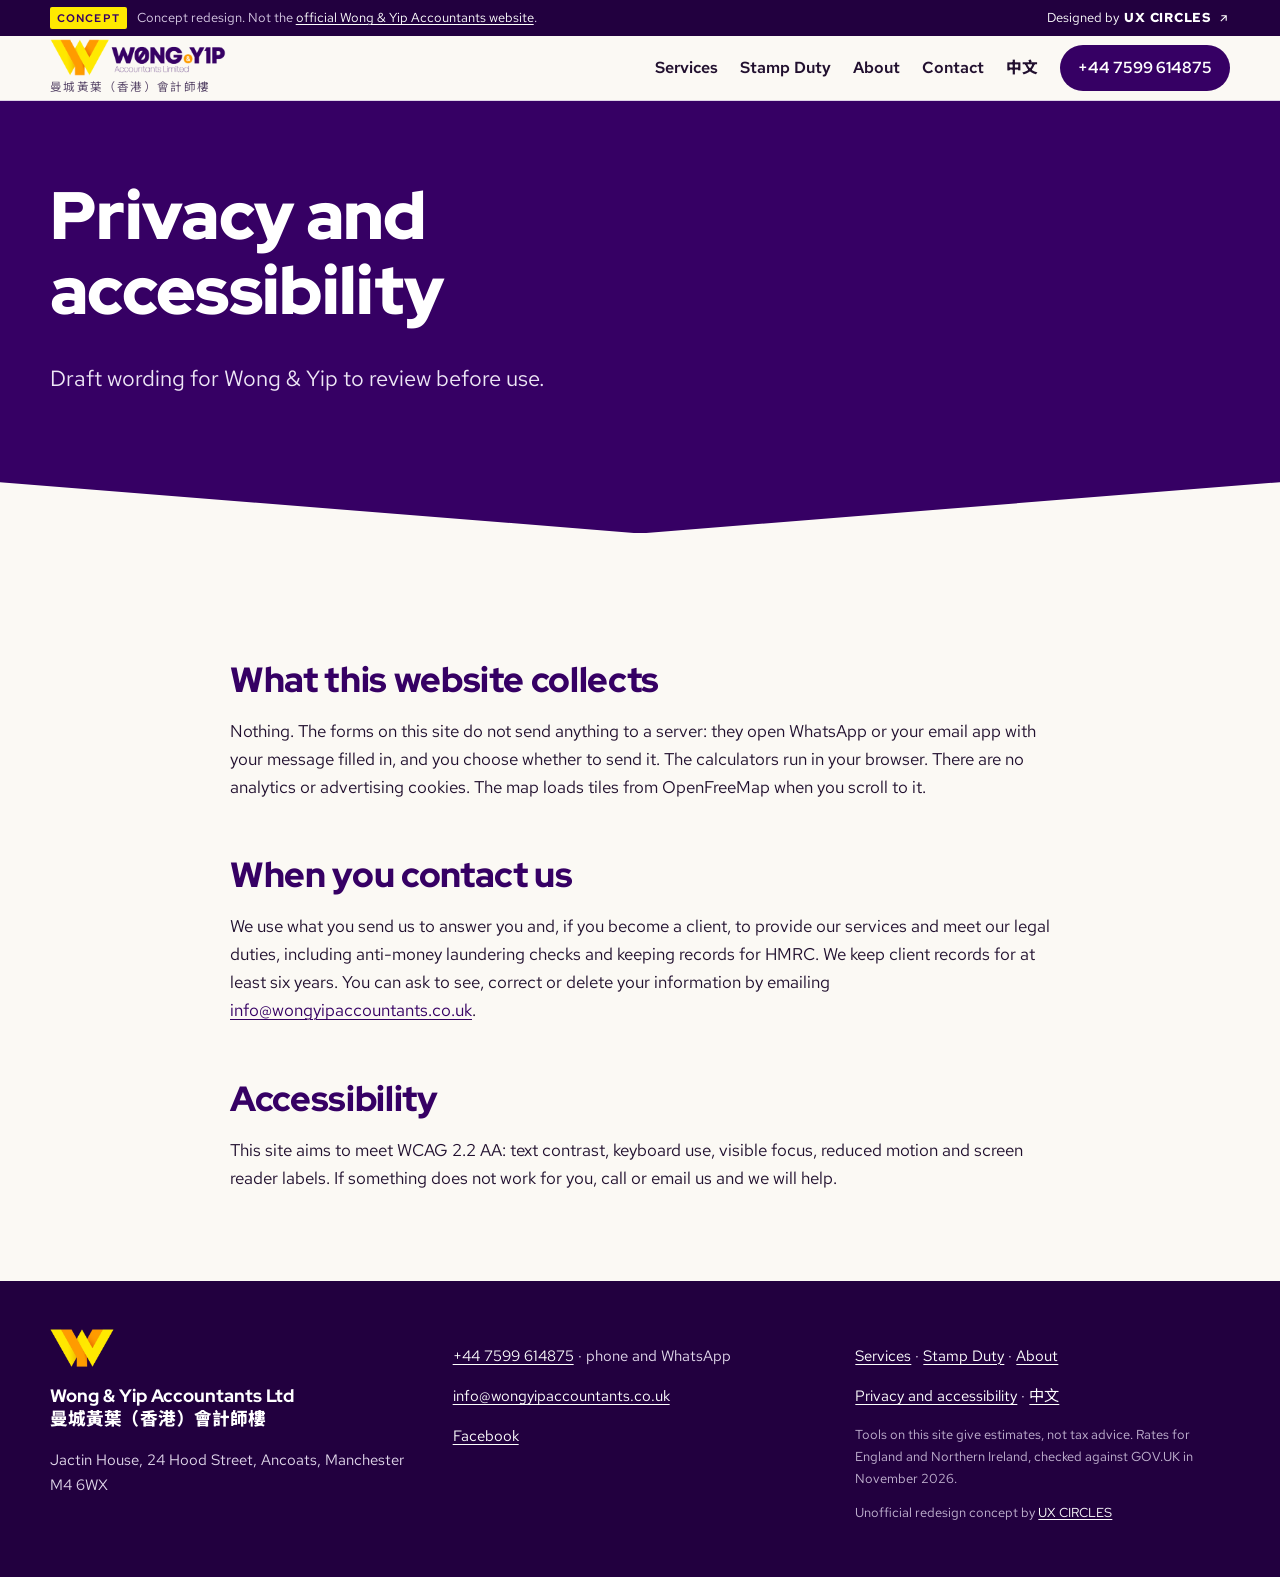
<file: en/privacy.html>
<!doctype html>
<html lang="en-GB">
<head>
<meta charset="utf-8">
<meta name="viewport" content="width=device-width, initial-scale=1">
<meta name="robots" content="noindex, nofollow">
<title>Privacy and accessibility · Wong & Yip</title>
<meta name="description" content="Privacy notice and accessibility statement.">
<link rel="alternate" hreflang="zh-Hant" href="https://uxcircles.github.io/wong-yip/privacy.html">
<link rel="alternate" hreflang="en" href="https://uxcircles.github.io/wong-yip/en/privacy.html">
<link rel="icon" type="image/png" href="../assets/img/favicon.png">
<link rel="apple-touch-icon" href="../assets/img/apple-touch-icon.png">
<meta name="theme-color" content="#360064">
<link rel="preload" href="../assets/fonts/redhat-display.woff2" as="font" type="font/woff2" crossorigin>
<link rel="preload" href="../assets/fonts/redhat-text.woff2" as="font" type="font/woff2" crossorigin>
<link rel="stylesheet" href="../assets/site.css?v=18">
<script defer src="../assets/site.js?v=18"></script>
</head>
<body>
<a class="skip" href="#main">Skip to content</a>
<div class="concept-bar" role="note">
  <div class="wrap concept-inner">
    <p><span class="concept-tag">Concept</span><span class="concept-long">Concept redesign. Not the <a href="https://www.wongyipaccountants.co.uk/" target="_blank" rel="noopener">official Wong &amp; Yip Accountants website</a>.</span></p>
    <a href="https://ux-circles.com/professionals" target="_blank" rel="noopener"><span class="concept-by">Designed by </span><strong>UX CIRCLES</strong> <svg viewBox="0 0 24 24" aria-hidden="true"><path d="M7 17 17 7M8 7h9v9"/></svg></a>
  </div>
</div>
<header class="site-head" id="top">
  <div class="wrap head-in">
    <a class="brand" href="index.html" aria-label="Wong &amp; Yip Accountants, home">
      <img src="../assets/img/logo.png" width="1000" height="205" alt="Wong &amp; Yip Accountants Limited">
      <span class="brand-zh" lang="zh-Hant">曼城黃葉（香港）會計師樓</span>
    </a>
    <nav class="nav" aria-label="Main"><a href="services.html">Services</a><a href="stamp-duty.html">Stamp Duty</a><a href="about.html">About</a><a href="index.html#contact">Contact</a></nav>
    <a class="lang" href="../privacy.html" lang="zh-Hant" hreflang="zh-Hant">中文</a>
    <a class="head-call" href="tel:+447599614875">+44 7599 614875</a>
    <button class="menu-btn" type="button" aria-expanded="false" aria-controls="menu">Menu</button>
  </div>
  <div class="menu" id="menu" hidden>
    <nav class="wrap" aria-label="Menu">
      <a href="services.html">Services</a><a href="stamp-duty.html">Stamp Duty</a><a href="about.html">About</a><a href="index.html#contact">Contact</a>
      <a href="tel:+447599614875">Call +44 7599 614875</a>
      <a href="https://wa.me/447599614875">WhatsApp</a>
    </nav>
  </div>
</header>
<main id="main">
<section class="page-head">
  <div class="wrap"><h1>Privacy and accessibility</h1>
  <p class="lede">Draft wording for Wong &amp; Yip to review before use.</p></div>
</section>
<div class="wrap prose">
  <h2>What this website collects</h2>
  <p>Nothing. The forms on this site do not send anything to a server: they open WhatsApp or your email app with your message filled in, and you choose whether to send it. The calculators run in your browser. There are no analytics or advertising cookies. The map loads tiles from OpenFreeMap when you scroll to it.</p>
  <h2>When you contact us</h2>
  <p>We use what you send us to answer you and, if you become a client, to provide our services and meet our legal duties, including anti-money laundering checks and keeping records for HMRC. We keep client records for at least six years. You can ask to see, correct or delete your information by emailing <a href="mailto:info@wongyipaccountants.co.uk">info@wongyipaccountants.co.uk</a>.</p>
  <h2>Accessibility</h2>
  <p>This site aims to meet WCAG 2.2 AA: text contrast, keyboard use, visible focus, reduced motion and screen reader labels. If something does not work for you, call or email us and we will help.</p>
</div>
</main>
<footer class="foot">
  <div class="wrap foot-grid">
    <div>
      <img class="chev foot-chev" src="../assets/img/mark.png" width="400" height="238" alt="" aria-hidden="true">
      <p class="foot-name">Wong &amp; Yip Accountants Ltd<br><span lang="zh-Hant">曼城黃葉（香港）會計師樓</span></p>
      <p>Jactin House, 24 Hood Street, Ancoats, Manchester M4 6WX</p>
    </div>
    <div>
      <p><a href="tel:+447599614875">+44 7599 614875</a> · phone and WhatsApp</p>
      <p><a href="mailto:info@wongyipaccountants.co.uk">info@wongyipaccountants.co.uk</a></p>
      <p><a href="https://www.facebook.com/wongyipaccountants">Facebook</a></p>
    </div>
    <div>
      <p><a href="services.html">Services</a> · <a href="stamp-duty.html">Stamp Duty</a> · <a href="about.html">About</a></p>
      <p><a href="privacy.html">Privacy and accessibility</a> · <a href="../privacy.html" lang="zh-Hant">中文</a></p>
      <p class="foot-small">Tools on this site give estimates, not tax advice. Rates for England and Northern Ireland, checked against GOV.UK in November 2026.</p>
      <p class="foot-small"><span class="concept-note">Unofficial redesign concept by <a href="https://ux-circles.com/professionals" target="_blank" rel="noopener">UX CIRCLES</a></span></p>
    </div>
  </div>
</footer>
<nav class="mbar" aria-label="Quick actions">
  <a href="tel:+447599614875">Call</a>
  <a href="https://wa.me/447599614875?text=Hello%2C%20I%20have%20a%20question.">WhatsApp</a>
  <a href="mailto:info@wongyipaccountants.co.uk">Email</a>
</nav>
</body>
</html>
</file>
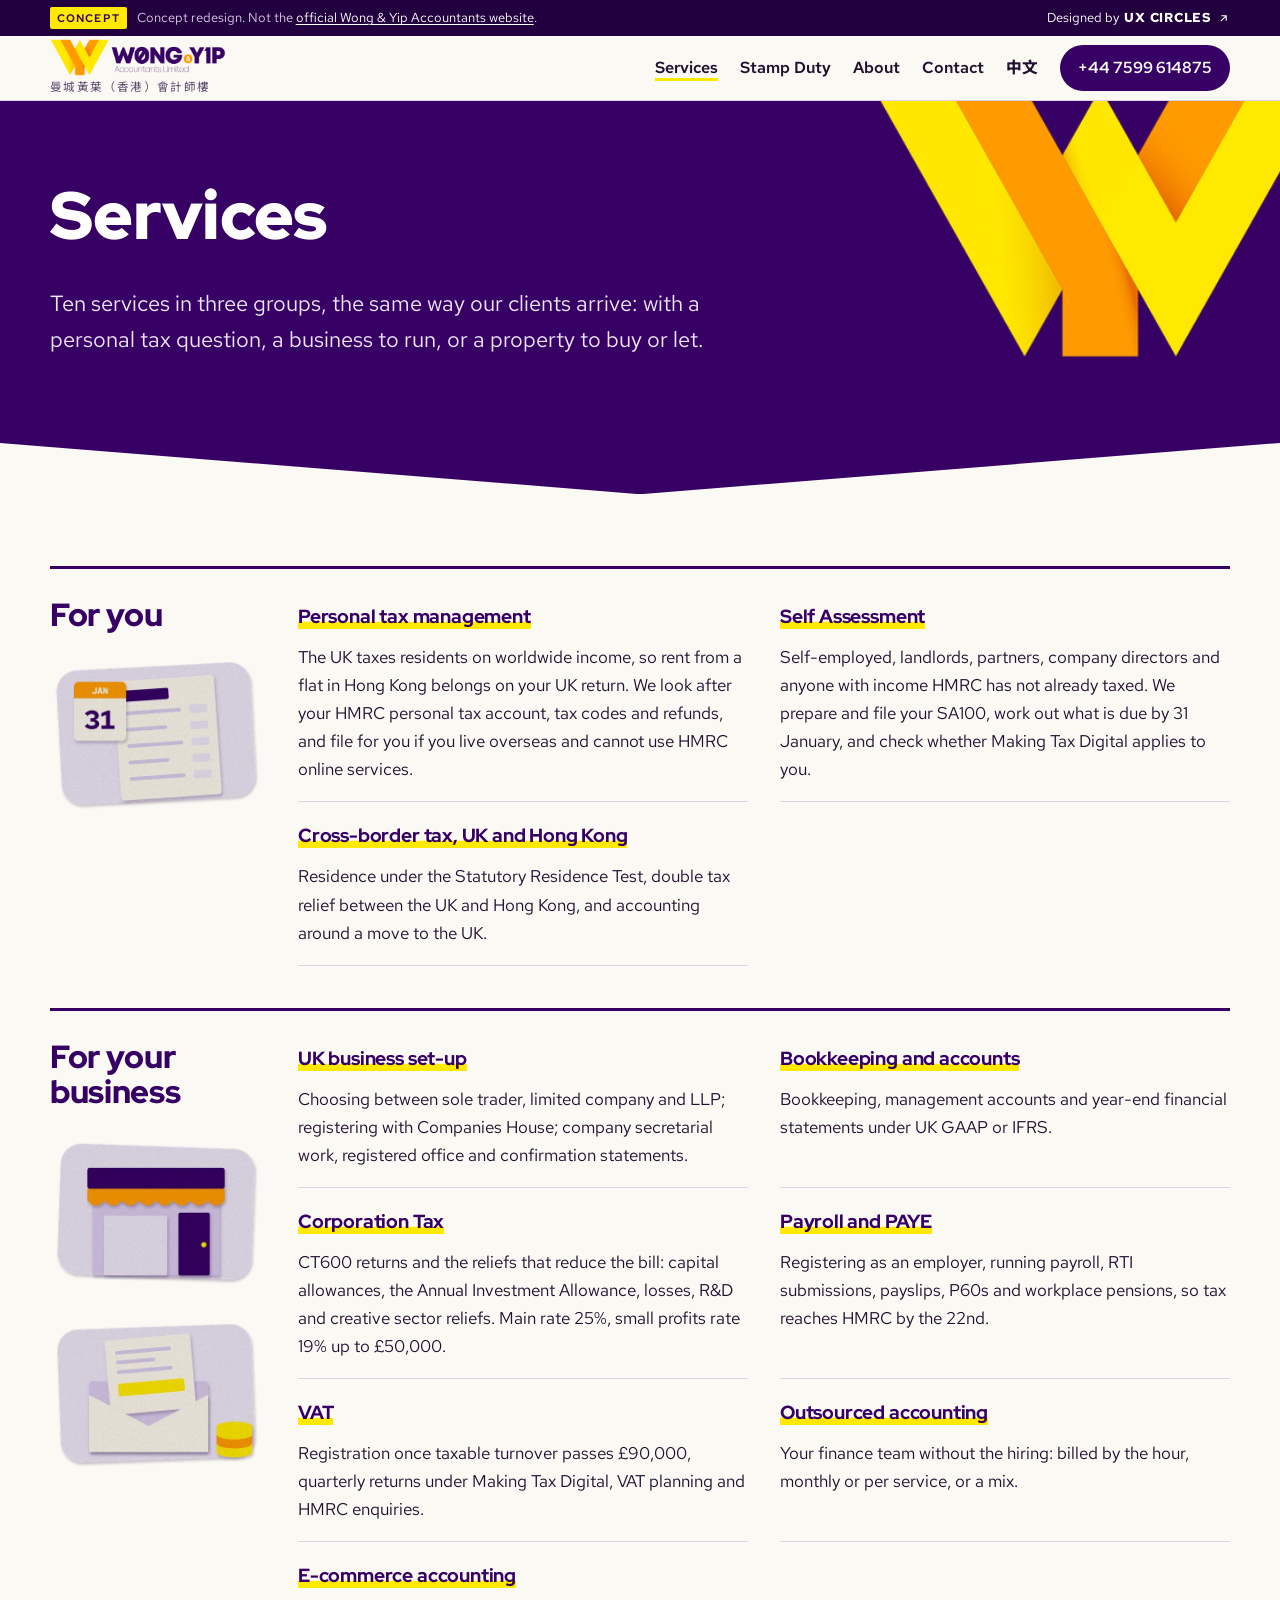
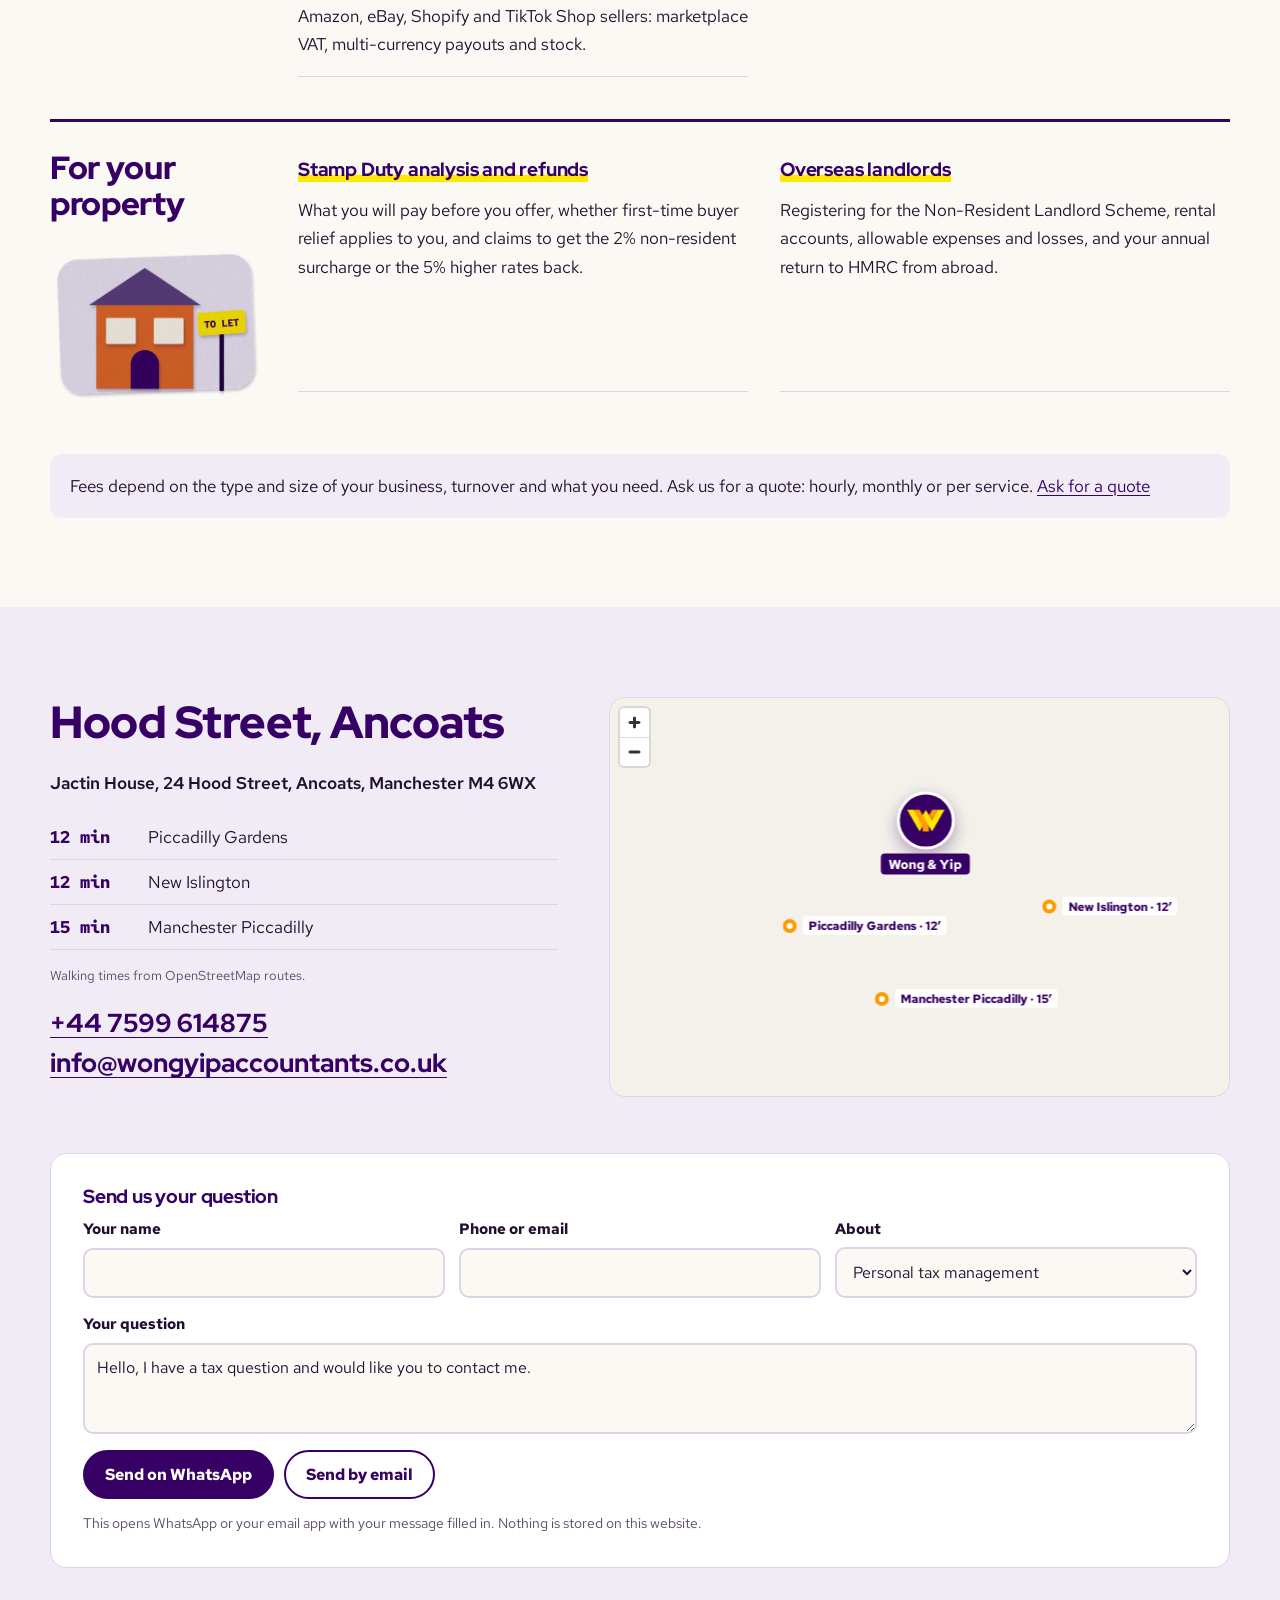
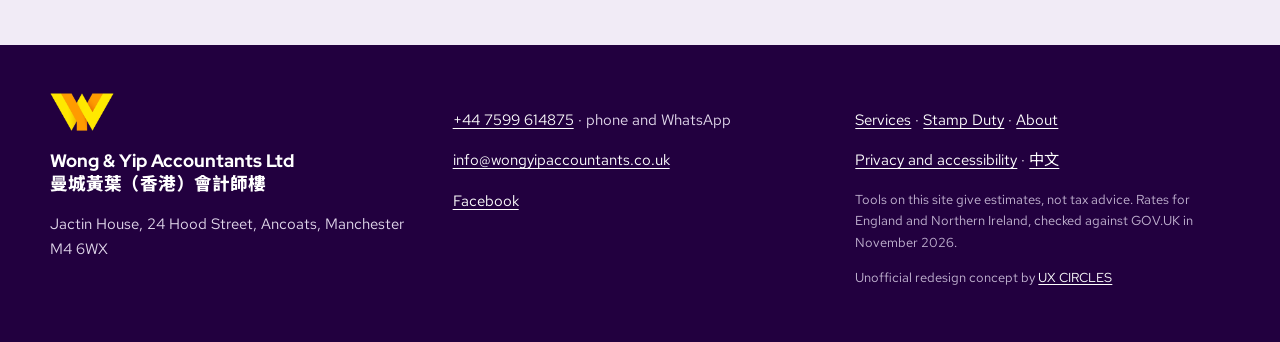
<file: en/services.html>
<!doctype html>
<html lang="en-GB">
<head>
<meta charset="utf-8">
<meta name="viewport" content="width=device-width, initial-scale=1">
<meta name="robots" content="noindex, nofollow">
<title>Services · Wong & Yip Accountants</title>
<meta name="description" content="Personal tax, Self Assessment, company accounts, payroll, VAT, Stamp Duty and overseas landlord tax in Manchester.">
<link rel="alternate" hreflang="zh-Hant" href="https://uxcircles.github.io/wong-yip/services.html">
<link rel="alternate" hreflang="en" href="https://uxcircles.github.io/wong-yip/en/services.html">
<link rel="icon" type="image/png" href="../assets/img/favicon.png">
<link rel="apple-touch-icon" href="../assets/img/apple-touch-icon.png">
<meta name="theme-color" content="#360064">
<link rel="preload" href="../assets/fonts/redhat-display.woff2" as="font" type="font/woff2" crossorigin>
<link rel="preload" href="../assets/fonts/redhat-text.woff2" as="font" type="font/woff2" crossorigin>
<link rel="stylesheet" href="../assets/site.css?v=18">
<script defer src="../assets/site.js?v=18"></script>
</head>
<body>
<a class="skip" href="#main">Skip to content</a>
<div class="concept-bar" role="note">
  <div class="wrap concept-inner">
    <p><span class="concept-tag">Concept</span><span class="concept-long">Concept redesign. Not the <a href="https://www.wongyipaccountants.co.uk/" target="_blank" rel="noopener">official Wong &amp; Yip Accountants website</a>.</span></p>
    <a href="https://ux-circles.com/professionals" target="_blank" rel="noopener"><span class="concept-by">Designed by </span><strong>UX CIRCLES</strong> <svg viewBox="0 0 24 24" aria-hidden="true"><path d="M7 17 17 7M8 7h9v9"/></svg></a>
  </div>
</div>
<header class="site-head" id="top">
  <div class="wrap head-in">
    <a class="brand" href="index.html" aria-label="Wong &amp; Yip Accountants, home">
      <img src="../assets/img/logo.png" width="1000" height="205" alt="Wong &amp; Yip Accountants Limited">
      <span class="brand-zh" lang="zh-Hant">曼城黃葉（香港）會計師樓</span>
    </a>
    <nav class="nav" aria-label="Main"><a href="services.html" aria-current=page>Services</a><a href="stamp-duty.html">Stamp Duty</a><a href="about.html">About</a><a href="index.html#contact">Contact</a></nav>
    <a class="lang" href="../services.html" lang="zh-Hant" hreflang="zh-Hant">中文</a>
    <a class="head-call" href="tel:+447599614875">+44 7599 614875</a>
    <button class="menu-btn" type="button" aria-expanded="false" aria-controls="menu">Menu</button>
  </div>
  <div class="menu" id="menu" hidden>
    <nav class="wrap" aria-label="Menu">
      <a href="services.html" aria-current=page>Services</a><a href="stamp-duty.html">Stamp Duty</a><a href="about.html">About</a><a href="index.html#contact">Contact</a>
      <a href="tel:+447599614875">Call +44 7599 614875</a>
      <a href="https://wa.me/447599614875">WhatsApp</a>
    </nav>
  </div>
</header>
<main id="main">
<section class="page-head">
  <img class="chev hero-chev" src="../assets/img/mark.png" width="400" height="238" alt="" aria-hidden="true">
  <div class="wrap"><h1>Services</h1>
  <p class="lede">Ten services in three groups, the same way our clients arrive: with a personal tax question, a business to run, or a property to buy or let.</p></div>
</section>
<div class="wrap svc-page"><section class="svc-group" aria-labelledby="g-personal"><div class="svc-side"><h2 id="g-personal">For you</h2><img class="spot" src="../assets/img/tax-return-480.webp" srcset="../assets/img/tax-return-480.webp 480w, ../assets/img/tax-return-800.webp 800w" sizes="(min-width: 761px) 340px, 90vw" width="480" height="360" loading="lazy" alt="Paper-cut illustration: a tax return form and a calendar showing 31 January"></div><div class="svc-items"><article class="svc-item" id="tax"><h3>Personal tax management</h3><p>The UK taxes residents on worldwide income, so rent from a flat in Hong Kong belongs on your UK return. We look after your HMRC personal tax account, tax codes and refunds, and file for you if you live overseas and cannot use HMRC online services.</p></article><article class="svc-item" id="sa"><h3>Self Assessment</h3><p>Self-employed, landlords, partners, company directors and anyone with income HMRC has not already taxed. We prepare and file your SA100, work out what is due by 31 January, and check whether Making Tax Digital applies to you.</p></article><article class="svc-item" id="cross"><h3>Cross-border tax, UK and Hong Kong</h3><p>Residence under the Statutory Residence Test, double tax relief between the UK and Hong Kong, and accounting around a move to the UK.</p></article></div></section><section class="svc-group" aria-labelledby="g-business"><div class="svc-side"><h2 id="g-business">For your business</h2><img class="spot" src="../assets/img/company-480.webp" srcset="../assets/img/company-480.webp 480w, ../assets/img/company-800.webp 800w" sizes="(min-width: 761px) 340px, 90vw" width="480" height="360" loading="lazy" alt="Paper-cut illustration: a small shopfront with an awning"><img class="spot" src="../assets/img/payroll-480.webp" srcset="../assets/img/payroll-480.webp 480w, ../assets/img/payroll-800.webp 800w" sizes="(min-width: 761px) 340px, 90vw" width="480" height="360" loading="lazy" alt="Paper-cut illustration: a payslip coming out of an envelope and a stack of coins"></div><div class="svc-items"><article class="svc-item" id="setup"><h3>UK business set-up</h3><p>Choosing between sole trader, limited company and LLP; registering with Companies House; company secretarial work, registered office and confirmation statements.</p></article><article class="svc-item" id="books"><h3>Bookkeeping and accounts</h3><p>Bookkeeping, management accounts and year-end financial statements under UK GAAP or IFRS.</p></article><article class="svc-item" id="ct"><h3>Corporation Tax</h3><p>CT600 returns and the reliefs that reduce the bill: capital allowances, the Annual Investment Allowance, losses, R&D and creative sector reliefs. Main rate 25%, small profits rate 19% up to £50,000.</p></article><article class="svc-item" id="payroll"><h3>Payroll and PAYE</h3><p>Registering as an employer, running payroll, RTI submissions, payslips, P60s and workplace pensions, so tax reaches HMRC by the 22nd.</p></article><article class="svc-item" id="vat"><h3>VAT</h3><p>Registration once taxable turnover passes £90,000, quarterly returns under Making Tax Digital, VAT planning and HMRC enquiries.</p></article><article class="svc-item" id="outsourced"><h3>Outsourced accounting</h3><p>Your finance team without the hiring: billed by the hour, monthly or per service, or a mix.</p></article><article class="svc-item" id="ecom"><h3>E-commerce accounting</h3><p>Amazon, eBay, Shopify and TikTok Shop sellers: marketplace VAT, multi-currency payouts and stock.</p></article></div></section><section class="svc-group" aria-labelledby="g-property"><div class="svc-side"><h2 id="g-property">For your property</h2><img class="spot" src="../assets/img/landlord-480.webp" srcset="../assets/img/landlord-480.webp 480w, ../assets/img/landlord-800.webp 800w" sizes="(min-width: 761px) 340px, 90vw" width="480" height="360" loading="lazy" alt="Paper-cut illustration: a red-brick house with a TO LET board"></div><div class="svc-items"><article class="svc-item" id="sdlt"><h3>Stamp Duty analysis and refunds</h3><p>What you will pay before you offer, whether first-time buyer relief applies to you, and claims to get the 2% non-resident surcharge or the 5% higher rates back.</p></article><article class="svc-item" id="nrl"><h3>Overseas landlords</h3><p>Registering for the Non-Resident Landlord Scheme, rental accounts, allowable expenses and losses, and your annual return to HMRC from abroad.</p></article></div></section>
<p class="fees">Fees depend on the type and size of your business, turnover and what you need. Ask us for a quote: hourly, monthly or per service. <a href="#contact">Ask for a quote</a></p>
</div>
<section class="contact" id="contact" aria-labelledby="contact-h">
  <div class="wrap contact-grid">
    <div class="contact-text">
      <h2 id="contact-h">Hood Street, Ancoats</h2>
      <p class="addr">Jactin House, 24 Hood Street, Ancoats, Manchester M4 6WX</p>
      <ul class="walks"><li><b>12 min</b> Piccadilly Gardens</li><li><b>12 min</b> New Islington</li><li><b>15 min</b> Manchester Piccadilly</li></ul>
      <p class="walk-note">Walking times from OpenStreetMap routes.</p>
      <p class="big-links"><a href="tel:+447599614875">+44 7599 614875</a><a href="mailto:info@wongyipaccountants.co.uk">info@wongyipaccountants.co.uk</a></p>
    </div>
    <div class="map" data-map data-src="../assets/vendor/maplibre/maplibre-gl.js" data-css="../assets/vendor/maplibre/maplibre-gl.css" data-mapjs="../assets/map.js?v=18">
      <div class="map-fallback" aria-hidden="true"><img class="chev pin-chev" src="../assets/img/mark.png" width="400" height="238" alt="" aria-hidden="true"><span>Jactin House</span></div>
      <script type="application/json" id="map-data">{"home": [-2.2279647, 53.4843944], "routes": [{"name": "Piccadilly Gardens", "min": 12, "kind": "tram", "start": [-2.236904, 53.4802768], "coords": [[-2.23692, 53.48027], [-2.23662, 53.48011], [-2.23663, 53.4801], [-2.2366, 53.48009], [-2.23655, 53.48005], [-2.23651, 53.48007], [-2.23648, 53.48008], [-2.23641, 53.48011], [-2.23637, 53.48012], [-2.23629, 53.48016], [-2.23622, 53.48023], [-2.23601, 53.48039], [-2.23597, 53.48041], [-2.23569, 53.48054], [-2.23526, 53.48075], [-2.23525, 53.48076], [-2.23518, 53.48078], [-2.23513, 53.4808], [-2.23504, 53.48083], [-2.23487, 53.48086], [-2.23468, 53.48086], [-2.23461, 53.48086], [-2.23456, 53.48085], [-2.23453, 53.48084], [-2.23427, 53.48099], [-2.23412, 53.48109], [-2.23408, 53.48111], [-2.23406, 53.48113], [-2.23386, 53.48126], [-2.23384, 53.48128], [-2.23382, 53.4813], [-2.23362, 53.48144], [-2.23369, 53.48147], [-2.23367, 53.48149], [-2.23364, 53.4815], [-2.2336, 53.48153], [-2.23358, 53.48155], [-2.23353, 53.48152], [-2.23281, 53.48201], [-2.23281, 53.48204], [-2.23279, 53.48206], [-2.23277, 53.48208], [-2.23271, 53.48213], [-2.2327, 53.48214], [-2.23267, 53.48214], [-2.23251, 53.48224], [-2.23251, 53.48225], [-2.2325, 53.48225], [-2.23249, 53.48226], [-2.23248, 53.48227], [-2.23225, 53.48243], [-2.23224, 53.48244], [-2.23224, 53.48244], [-2.23222, 53.48245], [-2.23222, 53.48246], [-2.23116, 53.48321], [-2.23113, 53.48325], [-2.23109, 53.48327], [-2.23091, 53.4834], [-2.23089, 53.48342], [-2.23087, 53.48344], [-2.23078, 53.4835], [-2.23076, 53.48352], [-2.23076, 53.48353], [-2.23088, 53.4836], [-2.23084, 53.48362], [-2.23081, 53.48364], [-2.23078, 53.48366], [-2.23075, 53.48368], [-2.23069, 53.48371], [-2.23066, 53.48374], [-2.23062, 53.48376], [-2.23055, 53.48372], [-2.23052, 53.48372], [-2.23023, 53.48392], [-2.23021, 53.48393], [-2.23017, 53.48395], [-2.22995, 53.4841], [-2.22993, 53.48412], [-2.22994, 53.48414], [-2.22993, 53.48414], [-2.22991, 53.48415], [-2.22989, 53.48417], [-2.22988, 53.48418], [-2.22986, 53.48418], [-2.22985, 53.48418], [-2.22963, 53.48432], [-2.22959, 53.48435], [-2.22954, 53.48433], [-2.22951, 53.48435], [-2.22948, 53.48436], [-2.22946, 53.48434], [-2.22916, 53.48417], [-2.22857, 53.48436], [-2.22853, 53.48437], [-2.22785, 53.4846], [-2.22784, 53.48459], [-2.22783, 53.48458], [-2.22781, 53.48456], [-2.22779, 53.48455], [-2.22804, 53.48448]]}, {"name": "New Islington", "min": 12, "kind": "tram", "start": [-2.2197957, 53.4810431], "coords": [[-2.21978, 53.48103], [-2.22012, 53.48086], [-2.22011, 53.48085], [-2.22014, 53.48083], [-2.22017, 53.48085], [-2.2202, 53.48087], [-2.22023, 53.4809], [-2.22025, 53.48093], [-2.22022, 53.48096], [-2.21994, 53.48112], [-2.22019, 53.48127], [-2.22025, 53.48124], [-2.22029, 53.48126], [-2.22043, 53.48136], [-2.22049, 53.48139], [-2.22049, 53.4814], [-2.22098, 53.48121], [-2.22103, 53.48125], [-2.22108, 53.48128], [-2.22111, 53.48132], [-2.22111, 53.48134], [-2.22111, 53.48136], [-2.2211, 53.48139], [-2.22106, 53.48142], [-2.22108, 53.48144], [-2.22119, 53.48151], [-2.22123, 53.48154], [-2.22141, 53.48159], [-2.2218, 53.48188], [-2.22181, 53.48189], [-2.22182, 53.4819], [-2.22185, 53.48193], [-2.22185, 53.48195], [-2.22189, 53.48197], [-2.22197, 53.48204], [-2.22201, 53.48206], [-2.22207, 53.48212], [-2.2224, 53.48235], [-2.22273, 53.48258], [-2.22274, 53.4826], [-2.22274, 53.48262], [-2.22273, 53.48264], [-2.22272, 53.48266], [-2.22271, 53.48267], [-2.22276, 53.4827], [-2.22287, 53.48276], [-2.2231, 53.48289], [-2.22326, 53.48298], [-2.22329, 53.483], [-2.22332, 53.48298], [-2.22335, 53.48297], [-2.22338, 53.48297], [-2.22342, 53.48298], [-2.22401, 53.48325], [-2.22419, 53.48311], [-2.22422, 53.48308], [-2.22435, 53.4831], [-2.2248, 53.48329], [-2.22479, 53.4833], [-2.22483, 53.4833], [-2.22494, 53.48335], [-2.22502, 53.4834], [-2.22506, 53.48344], [-2.22528, 53.48354], [-2.22561, 53.48367], [-2.22564, 53.48368], [-2.22568, 53.48369], [-2.22571, 53.48369], [-2.22576, 53.48369], [-2.22594, 53.4837], [-2.22598, 53.48369], [-2.22598, 53.48371], [-2.22587, 53.48386], [-2.22592, 53.4839], [-2.22595, 53.48393], [-2.22602, 53.484], [-2.22629, 53.48427], [-2.22659, 53.48454], [-2.22661, 53.48457], [-2.22668, 53.48455], [-2.22742, 53.48429], [-2.22747, 53.48434], [-2.22748, 53.48433], [-2.22751, 53.48432], [-2.22754, 53.48431], [-2.22756, 53.4843], [-2.22779, 53.48455], [-2.22804, 53.48448]]}, {"name": "Manchester Piccadilly", "min": 15, "kind": "rail", "start": [-2.2308334, 53.4774198], "coords": [[-2.23079, 53.47741], [-2.23079, 53.47742], [-2.23069, 53.47757], [-2.23092, 53.47765], [-2.23101, 53.47768], [-2.23125, 53.47777], [-2.2314, 53.47781], [-2.2314, 53.47781], [-2.23156, 53.47787], [-2.23165, 53.4779], [-2.23172, 53.47794], [-2.23174, 53.47795], [-2.23178, 53.47799], [-2.23181, 53.47806], [-2.23183, 53.47815], [-2.23185, 53.47824], [-2.23186, 53.47833], [-2.23193, 53.47844], [-2.23197, 53.4785], [-2.23206, 53.47856], [-2.23221, 53.47866], [-2.2323, 53.4787], [-2.23241, 53.47879], [-2.23247, 53.47885], [-2.23251, 53.4789], [-2.23253, 53.47894], [-2.23256, 53.47898], [-2.23257, 53.479], [-2.2326, 53.47904], [-2.23263, 53.47907], [-2.23263, 53.47908], [-2.23264, 53.47909], [-2.23271, 53.47917], [-2.23307, 53.47962], [-2.23309, 53.47963], [-2.2331, 53.47966], [-2.23311, 53.47966], [-2.23326, 53.4798], [-2.23344, 53.47998], [-2.23346, 53.48], [-2.23347, 53.48001], [-2.23348, 53.48002], [-2.2335, 53.48005], [-2.23383, 53.48035], [-2.23405, 53.48056], [-2.23419, 53.48067], [-2.23426, 53.48073], [-2.23427, 53.48073], [-2.23431, 53.48076], [-2.23429, 53.48078], [-2.234, 53.48101], [-2.23396, 53.48103], [-2.23392, 53.48105], [-2.23339, 53.48127], [-2.23341, 53.48128], [-2.23341, 53.4813], [-2.23341, 53.48134], [-2.23341, 53.48137], [-2.23341, 53.48139], [-2.23337, 53.48144], [-2.23336, 53.48145], [-2.23339, 53.48147], [-2.23332, 53.48151], [-2.2327, 53.48195], [-2.23266, 53.48195], [-2.23264, 53.48196], [-2.23261, 53.48199], [-2.23257, 53.48202], [-2.23255, 53.48204], [-2.23255, 53.48206], [-2.23211, 53.48237], [-2.23211, 53.48237], [-2.2321, 53.48238], [-2.23208, 53.4824], [-2.23207, 53.4824], [-2.23156, 53.48276], [-2.23156, 53.48276], [-2.23155, 53.48276], [-2.23153, 53.48278], [-2.23152, 53.48278], [-2.23098, 53.48318], [-2.23096, 53.48319], [-2.23094, 53.48321], [-2.23063, 53.48342], [-2.23057, 53.48342], [-2.23053, 53.48345], [-2.23049, 53.48347], [-2.23046, 53.4835], [-2.23042, 53.48352], [-2.23038, 53.48355], [-2.23035, 53.48357], [-2.23032, 53.48359], [-2.23045, 53.48367], [-2.23045, 53.48369], [-2.23016, 53.48387], [-2.23013, 53.48389], [-2.2301, 53.48391], [-2.23008, 53.48392], [-2.23006, 53.48393], [-2.22987, 53.48406], [-2.22985, 53.48407], [-2.22981, 53.48407], [-2.2298, 53.48406], [-2.22979, 53.48407], [-2.22977, 53.48408], [-2.22974, 53.4841], [-2.22974, 53.48411], [-2.22975, 53.48413], [-2.22949, 53.4843], [-2.22951, 53.48431], [-2.22954, 53.48433], [-2.22951, 53.48435], [-2.22948, 53.48436], [-2.22946, 53.48434], [-2.22916, 53.48417], [-2.22857, 53.48436], [-2.22853, 53.48437], [-2.22785, 53.4846], [-2.22784, 53.48459], [-2.22783, 53.48458], [-2.22781, 53.48456], [-2.22779, 53.48455], [-2.22804, 53.48448]]}], "label": "Wong & Yip", "mark": "../assets/img/mark.png"}</script>
    </div>
  </div>
  <div class="wrap">
    <form class="ask" data-ask novalidate>
      <h3>Send us your question</h3>
      <div class="ask-grid">
        <label>Your name<input name="name" autocomplete="name" required></label>
        <label>Phone or email<input name="reach" autocomplete="tel" required></label>
        <label>About<select name="topic"><option>Personal tax management</option><option>Self Assessment</option><option>Cross-border tax, UK and Hong Kong</option><option>UK business set-up</option><option>Bookkeeping and accounts</option><option>Corporation Tax</option><option>Payroll and PAYE</option><option>VAT</option><option>Outsourced accounting</option><option>E-commerce accounting</option><option>Stamp Duty analysis and refunds</option><option>Overseas landlords</option></select></label>
        <label class="wide">Your question<textarea name="msg" rows="3" required>Hello, I have a tax question and would like you to contact me.</textarea></label>
      </div>
      <p class="ask-err" data-err hidden>Please fill in your name, how to reach you and your question.</p>
      <div class="ask-btns">
        <button type="submit" name="via" value="wa">Send on WhatsApp</button>
        <button type="submit" name="via" value="mail" class="ghost">Send by email</button>
      </div>
      <p class="ask-note">This opens WhatsApp or your email app with your message filled in. Nothing is stored on this website.</p>
    </form>
  </div>
</section>
</main>
<footer class="foot">
  <div class="wrap foot-grid">
    <div>
      <img class="chev foot-chev" src="../assets/img/mark.png" width="400" height="238" alt="" aria-hidden="true">
      <p class="foot-name">Wong &amp; Yip Accountants Ltd<br><span lang="zh-Hant">曼城黃葉（香港）會計師樓</span></p>
      <p>Jactin House, 24 Hood Street, Ancoats, Manchester M4 6WX</p>
    </div>
    <div>
      <p><a href="tel:+447599614875">+44 7599 614875</a> · phone and WhatsApp</p>
      <p><a href="mailto:info@wongyipaccountants.co.uk">info@wongyipaccountants.co.uk</a></p>
      <p><a href="https://www.facebook.com/wongyipaccountants">Facebook</a></p>
    </div>
    <div>
      <p><a href="services.html">Services</a> · <a href="stamp-duty.html">Stamp Duty</a> · <a href="about.html">About</a></p>
      <p><a href="privacy.html">Privacy and accessibility</a> · <a href="../services.html" lang="zh-Hant">中文</a></p>
      <p class="foot-small">Tools on this site give estimates, not tax advice. Rates for England and Northern Ireland, checked against GOV.UK in November 2026.</p>
      <p class="foot-small"><span class="concept-note">Unofficial redesign concept by <a href="https://ux-circles.com/professionals" target="_blank" rel="noopener">UX CIRCLES</a></span></p>
    </div>
  </div>
</footer>
<nav class="mbar" aria-label="Quick actions">
  <a href="tel:+447599614875">Call</a>
  <a href="https://wa.me/447599614875?text=Hello%2C%20I%20would%20like%20a%20quote%20for%20your%20services.">WhatsApp</a>
  <a href="#contact">Get a quote</a>
</nav>
</body>
</html>
</file>
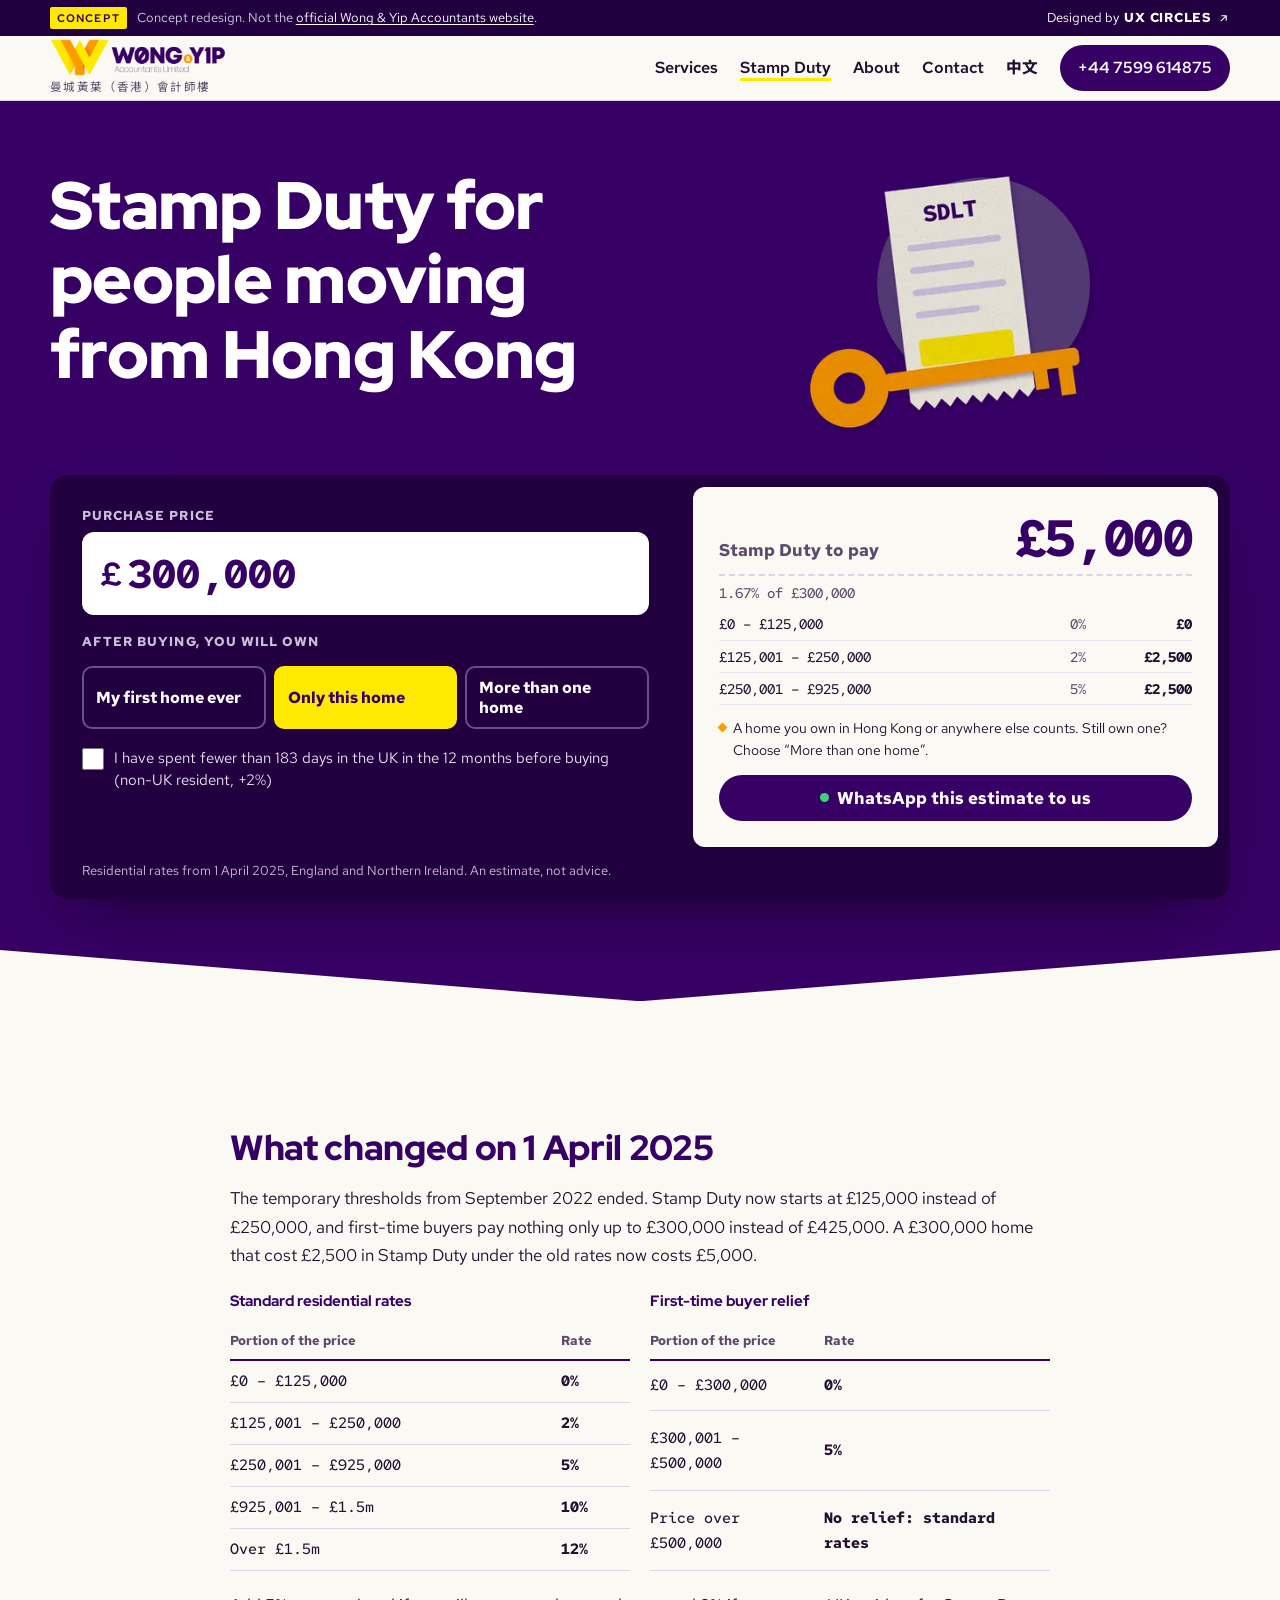
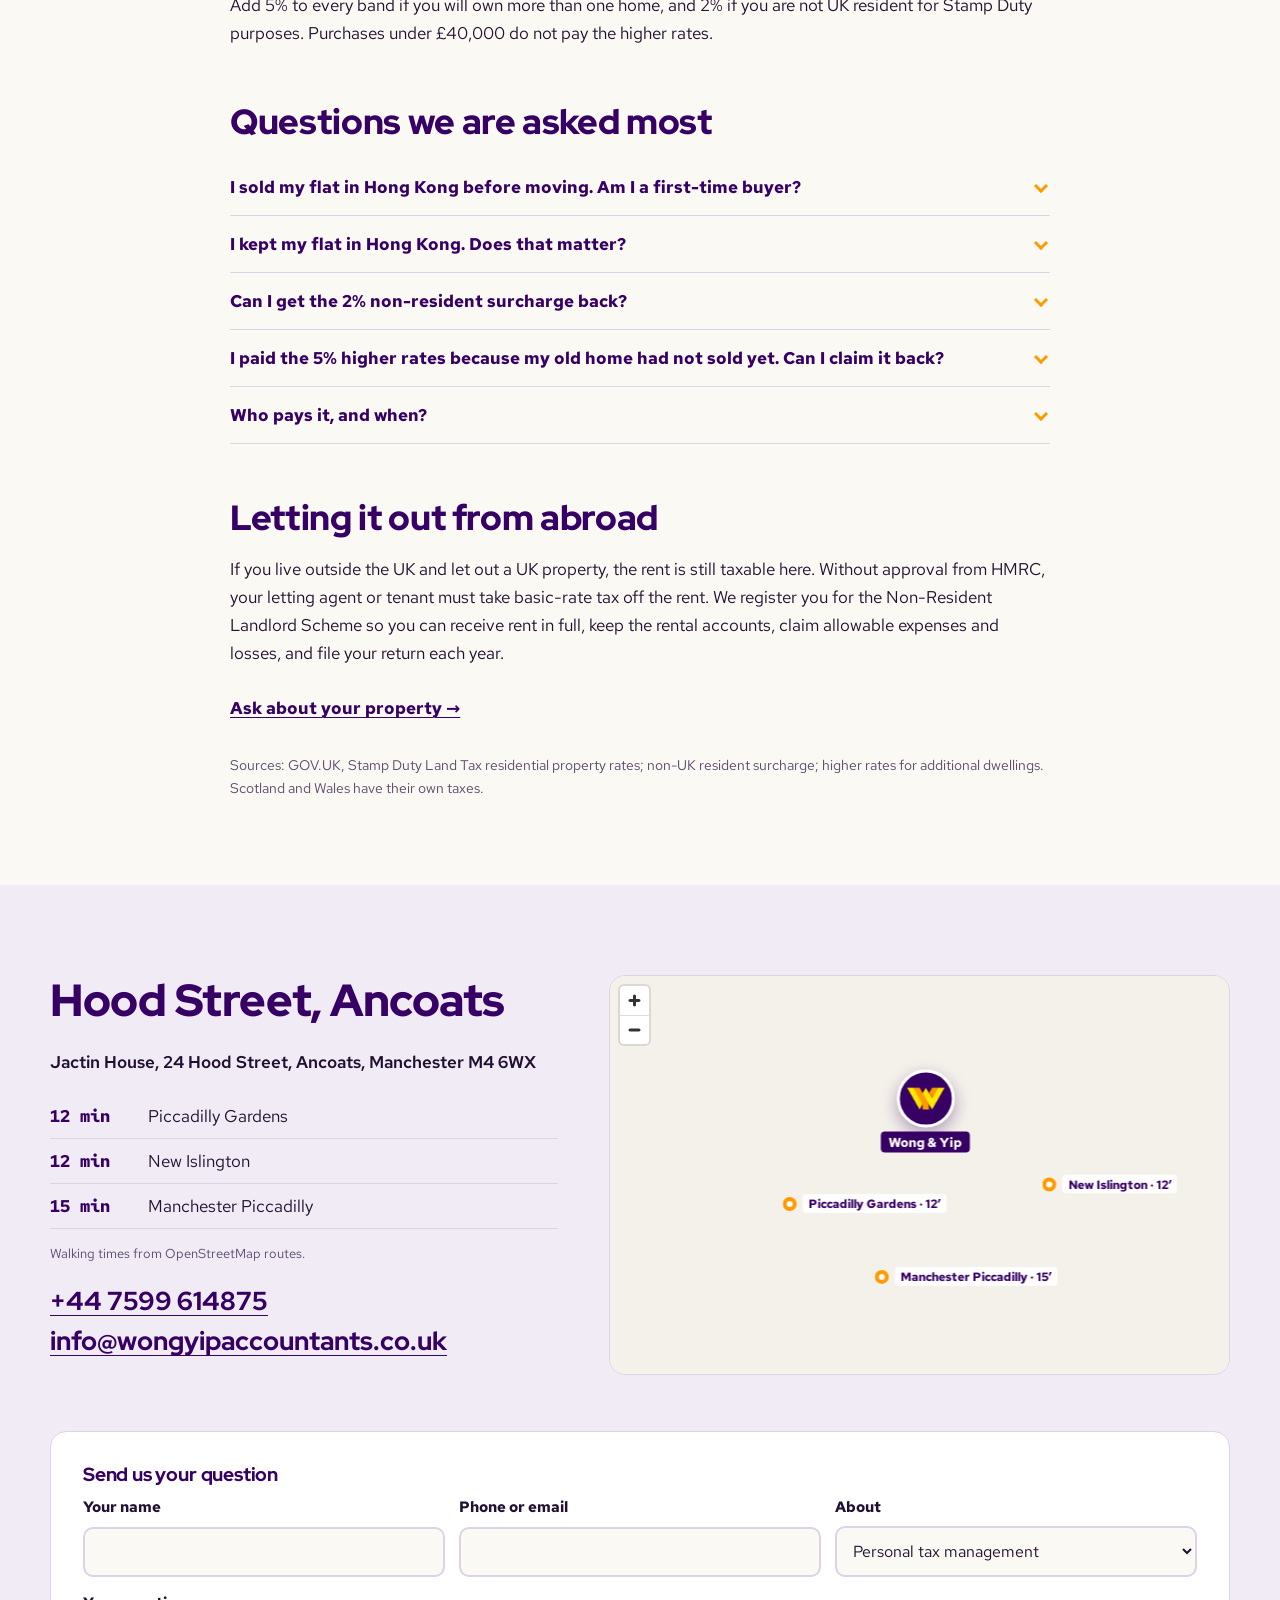
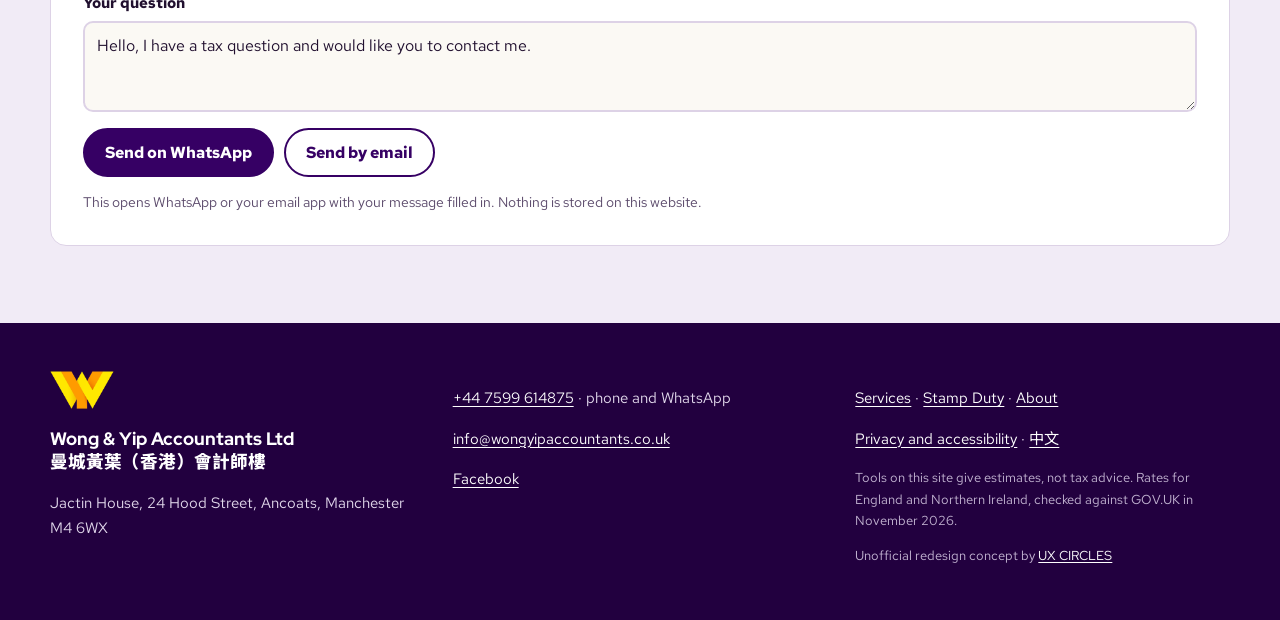
<file: en/stamp-duty.html>
<!doctype html>
<html lang="en-GB">
<head>
<meta charset="utf-8">
<meta name="viewport" content="width=device-width, initial-scale=1">
<meta name="robots" content="noindex, nofollow">
<title>Stamp Duty calculator · Wong & Yip Accountants</title>
<meta name="description" content="Stamp Duty from 1 April 2025 for first-time buyers, people who kept a home in Hong Kong and non-UK residents, with refunds explained.">
<link rel="alternate" hreflang="zh-Hant" href="https://uxcircles.github.io/wong-yip/stamp-duty.html">
<link rel="alternate" hreflang="en" href="https://uxcircles.github.io/wong-yip/en/stamp-duty.html">
<link rel="icon" type="image/png" href="../assets/img/favicon.png">
<link rel="apple-touch-icon" href="../assets/img/apple-touch-icon.png">
<meta name="theme-color" content="#360064">
<link rel="preload" href="../assets/fonts/redhat-display.woff2" as="font" type="font/woff2" crossorigin>
<link rel="preload" href="../assets/fonts/redhat-text.woff2" as="font" type="font/woff2" crossorigin>
<link rel="stylesheet" href="../assets/site.css?v=18">
<script defer src="../assets/site.js?v=18"></script>
</head>
<body>
<a class="skip" href="#main">Skip to content</a>
<div class="concept-bar" role="note">
  <div class="wrap concept-inner">
    <p><span class="concept-tag">Concept</span><span class="concept-long">Concept redesign. Not the <a href="https://www.wongyipaccountants.co.uk/" target="_blank" rel="noopener">official Wong &amp; Yip Accountants website</a>.</span></p>
    <a href="https://ux-circles.com/professionals" target="_blank" rel="noopener"><span class="concept-by">Designed by </span><strong>UX CIRCLES</strong> <svg viewBox="0 0 24 24" aria-hidden="true"><path d="M7 17 17 7M8 7h9v9"/></svg></a>
  </div>
</div>
<header class="site-head" id="top">
  <div class="wrap head-in">
    <a class="brand" href="index.html" aria-label="Wong &amp; Yip Accountants, home">
      <img src="../assets/img/logo.png" width="1000" height="205" alt="Wong &amp; Yip Accountants Limited">
      <span class="brand-zh" lang="zh-Hant">曼城黃葉（香港）會計師樓</span>
    </a>
    <nav class="nav" aria-label="Main"><a href="services.html">Services</a><a href="stamp-duty.html" aria-current=page>Stamp Duty</a><a href="about.html">About</a><a href="index.html#contact">Contact</a></nav>
    <a class="lang" href="../stamp-duty.html" lang="zh-Hant" hreflang="zh-Hant">中文</a>
    <a class="head-call" href="tel:+447599614875">+44 7599 614875</a>
    <button class="menu-btn" type="button" aria-expanded="false" aria-controls="menu">Menu</button>
  </div>
  <div class="menu" id="menu" hidden>
    <nav class="wrap" aria-label="Menu">
      <a href="services.html">Services</a><a href="stamp-duty.html" aria-current=page>Stamp Duty</a><a href="about.html">About</a><a href="index.html#contact">Contact</a>
      <a href="tel:+447599614875">Call +44 7599 614875</a>
      <a href="https://wa.me/447599614875">WhatsApp</a>
    </nav>
  </div>
</header>
<main id="main">
<section class="hero hero-sub hero-home" aria-labelledby="hero-h">
  <div class="wrap hero-in">
    <h1 id="hero-h">Stamp Duty for people moving from Hong Kong</h1>
    <figure class="hero-illo">
      <img src="../assets/img/stamp-duty-1000.webp" srcset="../assets/img/stamp-duty-640.webp 640w, ../assets/img/stamp-duty-1000.webp 1000w, ../assets/img/stamp-duty-1600.webp 1600w" sizes="(min-width: 1021px) 560px, 100vw" width="1000" height="540" alt="Paper-cut illustration: a Stamp Duty (SDLT) receipt and a large key">
    </figure>
    <form class="tool" id="sdlt-full" data-sdlt novalidate>
  <div class="tool-in">
    <label class="price">
      <span class="lbl">Purchase price</span>
      <span class="price-box"><span aria-hidden="true">£</span><input name="price" inputmode="numeric" autocomplete="off" value="300,000" aria-describedby="sdlt-full-scope"></span>
    </label>
    <fieldset class="seg">
      <legend class="lbl">After buying, you will own</legend>
      <label><input type="radio" name="type" value="ftb"><span><span class="seg-l">My first home ever</span></span></label>
      <label><input type="radio" name="type" value="home" checked><span><span class="seg-l">Only this home</span></span></label>
      <label><input type="radio" name="type" value="add"><span><span class="seg-l">More than one home</span></span></label>
    </fieldset>
    <label class="check"><input type="checkbox" name="nonres"><span>I have spent fewer than 183 days in the UK in the 12 months before buying (non-UK resident, +2%)</span></label>
  </div>
  <output class="receipt" aria-live="polite" for="sdlt-full">
    <span class="r-total"><span>Stamp Duty to pay</span><b data-total>£0</b></span>
    <span class="r-eff" data-eff></span>
    <table><caption class="vh">Tax by band</caption><tbody data-rows></tbody></table>
    <span class="r-notes" data-notes></span>
    <a class="r-wa" data-wa-sdlt href="https://wa.me/447599614875?text=Hello%2C%20I%20would%20like%20to%20ask%20about%20Stamp%20Duty.">WhatsApp this estimate to us</a>
  </output>
  <p class="tool-scope" id="sdlt-full-scope">Residential rates from 1 April 2025, England and Northern Ireland. An estimate, not advice.</p>
</form>
  </div>
</section>
<div class="wrap prose">
  <section aria-labelledby="s1">
    <h2 id="s1">What changed on 1 April 2025</h2>
    <p>The temporary thresholds from September 2022 ended. Stamp Duty now starts at £125,000 instead of £250,000, and first-time buyers pay nothing only up to £300,000 instead of £425,000. A £300,000 home that cost £2,500 in Stamp Duty under the old rates now costs £5,000.</p>
    <div class="tables"><table class="rates"><caption>Standard residential rates</caption><thead><tr><th scope=col>Portion of the price</th><th scope=col>Rate</th></tr></thead><tbody><tr><th scope=row>£0 – £125,000</th><td>0%</td></tr><tr><th scope=row>£125,001 – £250,000</th><td>2%</td></tr><tr><th scope=row>£250,001 – £925,000</th><td>5%</td></tr><tr><th scope=row>£925,001 – £1.5m</th><td>10%</td></tr><tr><th scope=row>Over £1.5m</th><td>12%</td></tr></tbody></table><table class="rates"><caption>First-time buyer relief</caption><thead><tr><th scope=col>Portion of the price</th><th scope=col>Rate</th></tr></thead><tbody><tr><th scope=row>£0 – £300,000</th><td>0%</td></tr><tr><th scope=row>£300,001 – £500,000</th><td>5%</td></tr><tr><th scope=row>Price over £500,000</th><td>No relief: standard rates</td></tr></tbody></table></div>
    <p>Add 5% to every band if you will own more than one home, and 2% if you are not UK resident for Stamp Duty purposes. Purchases under £40,000 do not pay the higher rates.</p>
  </section>
  <section aria-labelledby="s2">
    <h2 id="s2">Questions we are asked most</h2>
    <details><summary>I sold my flat in Hong Kong before moving. Am I a first-time buyer?</summary><p>No. First-time buyer relief is only for people who have never owned a home anywhere in the world. You pay the standard rates, but not the 5% higher rates, because this will be your only home.</p></details>
    <details><summary>I kept my flat in Hong Kong. Does that matter?</summary><p>Yes. Homes you own outside the UK count, so buying in the UK means you own more than one and usually pay the 5% higher rates on top.</p></details>
    <details><summary>Can I get the 2% non-resident surcharge back?</summary><p>Often, yes. If you spend at least 183 days in the UK in a continuous 365-day period that falls in the year before or after your purchase, you can claim it back from HMRC. Claims have time limits, so talk to us when you buy.</p></details>
    <details><summary>I paid the 5% higher rates because my old home had not sold yet. Can I claim it back?</summary><p>Yes, if the new home replaces your main residence and you sell the old one within 36 months of buying the new one.</p></details>
    <details><summary>Who pays it, and when?</summary><p>The return and payment are due within 14 days of completion. Your solicitor or conveyancer usually files it and adds the tax to their bill.</p></details>
  </section>
  <section aria-labelledby="s3" id="landlords">
    <h2 id="s3">Letting it out from abroad</h2>
    <p>If you live outside the UK and let out a UK property, the rent is still taxable here. Without approval from HMRC, your letting agent or tenant must take basic-rate tax off the rent. We register you for the Non-Resident Landlord Scheme so you can receive rent in full, keep the rental accounts, claim allowable expenses and losses, and file your return each year.</p>
    <p><a class="more" href="#contact">Ask about your property</a></p>
  </section>
  <p class="src">Sources: GOV.UK, Stamp Duty Land Tax residential property rates; non-UK resident surcharge; higher rates for additional dwellings. Scotland and Wales have their own taxes.</p>
</div>
<section class="contact" id="contact" aria-labelledby="contact-h">
  <div class="wrap contact-grid">
    <div class="contact-text">
      <h2 id="contact-h">Hood Street, Ancoats</h2>
      <p class="addr">Jactin House, 24 Hood Street, Ancoats, Manchester M4 6WX</p>
      <ul class="walks"><li><b>12 min</b> Piccadilly Gardens</li><li><b>12 min</b> New Islington</li><li><b>15 min</b> Manchester Piccadilly</li></ul>
      <p class="walk-note">Walking times from OpenStreetMap routes.</p>
      <p class="big-links"><a href="tel:+447599614875">+44 7599 614875</a><a href="mailto:info@wongyipaccountants.co.uk">info@wongyipaccountants.co.uk</a></p>
    </div>
    <div class="map" data-map data-src="../assets/vendor/maplibre/maplibre-gl.js" data-css="../assets/vendor/maplibre/maplibre-gl.css" data-mapjs="../assets/map.js?v=18">
      <div class="map-fallback" aria-hidden="true"><img class="chev pin-chev" src="../assets/img/mark.png" width="400" height="238" alt="" aria-hidden="true"><span>Jactin House</span></div>
      <script type="application/json" id="map-data">{"home": [-2.2279647, 53.4843944], "routes": [{"name": "Piccadilly Gardens", "min": 12, "kind": "tram", "start": [-2.236904, 53.4802768], "coords": [[-2.23692, 53.48027], [-2.23662, 53.48011], [-2.23663, 53.4801], [-2.2366, 53.48009], [-2.23655, 53.48005], [-2.23651, 53.48007], [-2.23648, 53.48008], [-2.23641, 53.48011], [-2.23637, 53.48012], [-2.23629, 53.48016], [-2.23622, 53.48023], [-2.23601, 53.48039], [-2.23597, 53.48041], [-2.23569, 53.48054], [-2.23526, 53.48075], [-2.23525, 53.48076], [-2.23518, 53.48078], [-2.23513, 53.4808], [-2.23504, 53.48083], [-2.23487, 53.48086], [-2.23468, 53.48086], [-2.23461, 53.48086], [-2.23456, 53.48085], [-2.23453, 53.48084], [-2.23427, 53.48099], [-2.23412, 53.48109], [-2.23408, 53.48111], [-2.23406, 53.48113], [-2.23386, 53.48126], [-2.23384, 53.48128], [-2.23382, 53.4813], [-2.23362, 53.48144], [-2.23369, 53.48147], [-2.23367, 53.48149], [-2.23364, 53.4815], [-2.2336, 53.48153], [-2.23358, 53.48155], [-2.23353, 53.48152], [-2.23281, 53.48201], [-2.23281, 53.48204], [-2.23279, 53.48206], [-2.23277, 53.48208], [-2.23271, 53.48213], [-2.2327, 53.48214], [-2.23267, 53.48214], [-2.23251, 53.48224], [-2.23251, 53.48225], [-2.2325, 53.48225], [-2.23249, 53.48226], [-2.23248, 53.48227], [-2.23225, 53.48243], [-2.23224, 53.48244], [-2.23224, 53.48244], [-2.23222, 53.48245], [-2.23222, 53.48246], [-2.23116, 53.48321], [-2.23113, 53.48325], [-2.23109, 53.48327], [-2.23091, 53.4834], [-2.23089, 53.48342], [-2.23087, 53.48344], [-2.23078, 53.4835], [-2.23076, 53.48352], [-2.23076, 53.48353], [-2.23088, 53.4836], [-2.23084, 53.48362], [-2.23081, 53.48364], [-2.23078, 53.48366], [-2.23075, 53.48368], [-2.23069, 53.48371], [-2.23066, 53.48374], [-2.23062, 53.48376], [-2.23055, 53.48372], [-2.23052, 53.48372], [-2.23023, 53.48392], [-2.23021, 53.48393], [-2.23017, 53.48395], [-2.22995, 53.4841], [-2.22993, 53.48412], [-2.22994, 53.48414], [-2.22993, 53.48414], [-2.22991, 53.48415], [-2.22989, 53.48417], [-2.22988, 53.48418], [-2.22986, 53.48418], [-2.22985, 53.48418], [-2.22963, 53.48432], [-2.22959, 53.48435], [-2.22954, 53.48433], [-2.22951, 53.48435], [-2.22948, 53.48436], [-2.22946, 53.48434], [-2.22916, 53.48417], [-2.22857, 53.48436], [-2.22853, 53.48437], [-2.22785, 53.4846], [-2.22784, 53.48459], [-2.22783, 53.48458], [-2.22781, 53.48456], [-2.22779, 53.48455], [-2.22804, 53.48448]]}, {"name": "New Islington", "min": 12, "kind": "tram", "start": [-2.2197957, 53.4810431], "coords": [[-2.21978, 53.48103], [-2.22012, 53.48086], [-2.22011, 53.48085], [-2.22014, 53.48083], [-2.22017, 53.48085], [-2.2202, 53.48087], [-2.22023, 53.4809], [-2.22025, 53.48093], [-2.22022, 53.48096], [-2.21994, 53.48112], [-2.22019, 53.48127], [-2.22025, 53.48124], [-2.22029, 53.48126], [-2.22043, 53.48136], [-2.22049, 53.48139], [-2.22049, 53.4814], [-2.22098, 53.48121], [-2.22103, 53.48125], [-2.22108, 53.48128], [-2.22111, 53.48132], [-2.22111, 53.48134], [-2.22111, 53.48136], [-2.2211, 53.48139], [-2.22106, 53.48142], [-2.22108, 53.48144], [-2.22119, 53.48151], [-2.22123, 53.48154], [-2.22141, 53.48159], [-2.2218, 53.48188], [-2.22181, 53.48189], [-2.22182, 53.4819], [-2.22185, 53.48193], [-2.22185, 53.48195], [-2.22189, 53.48197], [-2.22197, 53.48204], [-2.22201, 53.48206], [-2.22207, 53.48212], [-2.2224, 53.48235], [-2.22273, 53.48258], [-2.22274, 53.4826], [-2.22274, 53.48262], [-2.22273, 53.48264], [-2.22272, 53.48266], [-2.22271, 53.48267], [-2.22276, 53.4827], [-2.22287, 53.48276], [-2.2231, 53.48289], [-2.22326, 53.48298], [-2.22329, 53.483], [-2.22332, 53.48298], [-2.22335, 53.48297], [-2.22338, 53.48297], [-2.22342, 53.48298], [-2.22401, 53.48325], [-2.22419, 53.48311], [-2.22422, 53.48308], [-2.22435, 53.4831], [-2.2248, 53.48329], [-2.22479, 53.4833], [-2.22483, 53.4833], [-2.22494, 53.48335], [-2.22502, 53.4834], [-2.22506, 53.48344], [-2.22528, 53.48354], [-2.22561, 53.48367], [-2.22564, 53.48368], [-2.22568, 53.48369], [-2.22571, 53.48369], [-2.22576, 53.48369], [-2.22594, 53.4837], [-2.22598, 53.48369], [-2.22598, 53.48371], [-2.22587, 53.48386], [-2.22592, 53.4839], [-2.22595, 53.48393], [-2.22602, 53.484], [-2.22629, 53.48427], [-2.22659, 53.48454], [-2.22661, 53.48457], [-2.22668, 53.48455], [-2.22742, 53.48429], [-2.22747, 53.48434], [-2.22748, 53.48433], [-2.22751, 53.48432], [-2.22754, 53.48431], [-2.22756, 53.4843], [-2.22779, 53.48455], [-2.22804, 53.48448]]}, {"name": "Manchester Piccadilly", "min": 15, "kind": "rail", "start": [-2.2308334, 53.4774198], "coords": [[-2.23079, 53.47741], [-2.23079, 53.47742], [-2.23069, 53.47757], [-2.23092, 53.47765], [-2.23101, 53.47768], [-2.23125, 53.47777], [-2.2314, 53.47781], [-2.2314, 53.47781], [-2.23156, 53.47787], [-2.23165, 53.4779], [-2.23172, 53.47794], [-2.23174, 53.47795], [-2.23178, 53.47799], [-2.23181, 53.47806], [-2.23183, 53.47815], [-2.23185, 53.47824], [-2.23186, 53.47833], [-2.23193, 53.47844], [-2.23197, 53.4785], [-2.23206, 53.47856], [-2.23221, 53.47866], [-2.2323, 53.4787], [-2.23241, 53.47879], [-2.23247, 53.47885], [-2.23251, 53.4789], [-2.23253, 53.47894], [-2.23256, 53.47898], [-2.23257, 53.479], [-2.2326, 53.47904], [-2.23263, 53.47907], [-2.23263, 53.47908], [-2.23264, 53.47909], [-2.23271, 53.47917], [-2.23307, 53.47962], [-2.23309, 53.47963], [-2.2331, 53.47966], [-2.23311, 53.47966], [-2.23326, 53.4798], [-2.23344, 53.47998], [-2.23346, 53.48], [-2.23347, 53.48001], [-2.23348, 53.48002], [-2.2335, 53.48005], [-2.23383, 53.48035], [-2.23405, 53.48056], [-2.23419, 53.48067], [-2.23426, 53.48073], [-2.23427, 53.48073], [-2.23431, 53.48076], [-2.23429, 53.48078], [-2.234, 53.48101], [-2.23396, 53.48103], [-2.23392, 53.48105], [-2.23339, 53.48127], [-2.23341, 53.48128], [-2.23341, 53.4813], [-2.23341, 53.48134], [-2.23341, 53.48137], [-2.23341, 53.48139], [-2.23337, 53.48144], [-2.23336, 53.48145], [-2.23339, 53.48147], [-2.23332, 53.48151], [-2.2327, 53.48195], [-2.23266, 53.48195], [-2.23264, 53.48196], [-2.23261, 53.48199], [-2.23257, 53.48202], [-2.23255, 53.48204], [-2.23255, 53.48206], [-2.23211, 53.48237], [-2.23211, 53.48237], [-2.2321, 53.48238], [-2.23208, 53.4824], [-2.23207, 53.4824], [-2.23156, 53.48276], [-2.23156, 53.48276], [-2.23155, 53.48276], [-2.23153, 53.48278], [-2.23152, 53.48278], [-2.23098, 53.48318], [-2.23096, 53.48319], [-2.23094, 53.48321], [-2.23063, 53.48342], [-2.23057, 53.48342], [-2.23053, 53.48345], [-2.23049, 53.48347], [-2.23046, 53.4835], [-2.23042, 53.48352], [-2.23038, 53.48355], [-2.23035, 53.48357], [-2.23032, 53.48359], [-2.23045, 53.48367], [-2.23045, 53.48369], [-2.23016, 53.48387], [-2.23013, 53.48389], [-2.2301, 53.48391], [-2.23008, 53.48392], [-2.23006, 53.48393], [-2.22987, 53.48406], [-2.22985, 53.48407], [-2.22981, 53.48407], [-2.2298, 53.48406], [-2.22979, 53.48407], [-2.22977, 53.48408], [-2.22974, 53.4841], [-2.22974, 53.48411], [-2.22975, 53.48413], [-2.22949, 53.4843], [-2.22951, 53.48431], [-2.22954, 53.48433], [-2.22951, 53.48435], [-2.22948, 53.48436], [-2.22946, 53.48434], [-2.22916, 53.48417], [-2.22857, 53.48436], [-2.22853, 53.48437], [-2.22785, 53.4846], [-2.22784, 53.48459], [-2.22783, 53.48458], [-2.22781, 53.48456], [-2.22779, 53.48455], [-2.22804, 53.48448]]}], "label": "Wong & Yip", "mark": "../assets/img/mark.png"}</script>
    </div>
  </div>
  <div class="wrap">
    <form class="ask" data-ask novalidate>
      <h3>Send us your question</h3>
      <div class="ask-grid">
        <label>Your name<input name="name" autocomplete="name" required></label>
        <label>Phone or email<input name="reach" autocomplete="tel" required></label>
        <label>About<select name="topic"><option>Personal tax management</option><option>Self Assessment</option><option>Cross-border tax, UK and Hong Kong</option><option>UK business set-up</option><option>Bookkeeping and accounts</option><option>Corporation Tax</option><option>Payroll and PAYE</option><option>VAT</option><option>Outsourced accounting</option><option>E-commerce accounting</option><option>Stamp Duty analysis and refunds</option><option>Overseas landlords</option></select></label>
        <label class="wide">Your question<textarea name="msg" rows="3" required>Hello, I have a tax question and would like you to contact me.</textarea></label>
      </div>
      <p class="ask-err" data-err hidden>Please fill in your name, how to reach you and your question.</p>
      <div class="ask-btns">
        <button type="submit" name="via" value="wa">Send on WhatsApp</button>
        <button type="submit" name="via" value="mail" class="ghost">Send by email</button>
      </div>
      <p class="ask-note">This opens WhatsApp or your email app with your message filled in. Nothing is stored on this website.</p>
    </form>
  </div>
</section>
</main>
<footer class="foot">
  <div class="wrap foot-grid">
    <div>
      <img class="chev foot-chev" src="../assets/img/mark.png" width="400" height="238" alt="" aria-hidden="true">
      <p class="foot-name">Wong &amp; Yip Accountants Ltd<br><span lang="zh-Hant">曼城黃葉（香港）會計師樓</span></p>
      <p>Jactin House, 24 Hood Street, Ancoats, Manchester M4 6WX</p>
    </div>
    <div>
      <p><a href="tel:+447599614875">+44 7599 614875</a> · phone and WhatsApp</p>
      <p><a href="mailto:info@wongyipaccountants.co.uk">info@wongyipaccountants.co.uk</a></p>
      <p><a href="https://www.facebook.com/wongyipaccountants">Facebook</a></p>
    </div>
    <div>
      <p><a href="services.html">Services</a> · <a href="stamp-duty.html">Stamp Duty</a> · <a href="about.html">About</a></p>
      <p><a href="privacy.html">Privacy and accessibility</a> · <a href="../stamp-duty.html" lang="zh-Hant">中文</a></p>
      <p class="foot-small">Tools on this site give estimates, not tax advice. Rates for England and Northern Ireland, checked against GOV.UK in November 2026.</p>
      <p class="foot-small"><span class="concept-note">Unofficial redesign concept by <a href="https://ux-circles.com/professionals" target="_blank" rel="noopener">UX CIRCLES</a></span></p>
    </div>
  </div>
</footer>
<nav class="mbar" aria-label="Quick actions">
  <a href="tel:+447599614875">Call</a>
  <a href="https://wa.me/447599614875?text=Hello%2C%20I%20would%20like%20to%20ask%20about%20Stamp%20Duty." data-wa-sdlt>WhatsApp</a>
  <a href="#contact">Ask us</a>
</nav>
</body>
</html>
</file>
<file: assets/site.css>
/* Wong & Yip concept. Colours from the firm's own logo:
   purple wordmark #360064, yellow chevron #ffe900, orange Y #ff9b00. */
@font-face { font-family: "Red Hat Display"; src: url("fonts/redhat-display.woff2") format("woff2"); font-weight: 400 900; font-display: swap; }
@font-face { font-family: "Red Hat Text"; src: url("fonts/redhat-text.woff2") format("woff2"); font-weight: 400 700; font-display: swap; }
@font-face { font-family: "Red Hat Mono"; src: url("fonts/redhat-mono.woff2") format("woff2"); font-weight: 400 700; font-display: swap; }
@font-face { font-family: "Chiron Hei HK"; src: url("fonts/chiron-hei-hk-400.woff2") format("woff2"); font-weight: 400; font-display: swap; }
@font-face { font-family: "Chiron Hei HK"; src: url("fonts/chiron-hei-hk-800.woff2") format("woff2"); font-weight: 700 900; font-display: swap; }

:root {
  --purple: #360064;
  --purple-2: #4a1680;
  --purple-deep: #22003f;
  --yellow: #ffe900;
  --orange: #ff9b00;
  --paper: #fbf9f4;
  --lilac: #f1ebf6;
  --text: #21102f;
  --muted: #5b4a6b;
  --line: #ddd2e6;
  --display: "Red Hat Display", "Chiron Hei HK", system-ui, sans-serif;
  --body: "Red Hat Text", "Chiron Hei HK", system-ui, sans-serif;
  --mono: "Red Hat Mono", ui-monospace, monospace;
  --head-h: 64px;
  --notch: clamp(22px, 4vw, 56px);
}
*, *::before, *::after { box-sizing: border-box; }
html, body { overflow-x: clip; }
html { scroll-padding-top: calc(var(--head-h) + 12px); -webkit-text-size-adjust: 100%; }
body { margin: 0; background: var(--paper); color: var(--text); font: 400 1.0625rem/1.65 var(--body); }
:lang(zh-Hant) body, html[lang^="zh"] body { line-height: 1.8; }
img { max-width: 100%; height: auto; }
a { color: var(--purple); text-underline-offset: .18em; text-decoration-thickness: 1px; }
a:hover { text-decoration-thickness: 2px; }
:focus-visible { outline: 3px solid var(--orange); outline-offset: 2px; border-radius: 2px; }
h1, h2, h3 { font-family: var(--display); line-height: 1.12; margin: 0 0 .5em; letter-spacing: -.01em; color: var(--purple); text-wrap: balance; }
h1 { font-weight: 900; }
h2 { font-weight: 850; font-size: clamp(1.7rem, 1.2rem + 2.2vw, 2.8rem); }
h3 { font-weight: 800; font-size: 1.2rem; }
html[lang^="zh"] h1, html[lang^="zh"] h2 { letter-spacing: .02em; }
.wrap { width: min(1180px, 100% - 32px); margin-inline: auto; }
.skip { position: absolute; left: 8px; top: -60px; z-index: 50; background: var(--yellow); color: var(--purple); padding: 10px 14px; font-weight: 700; }
.skip:focus { top: 8px; }
.vh { position: absolute; width: 1px; height: 1px; overflow: hidden; clip: rect(0 0 0 0); white-space: nowrap; }

/* concept bar: scrolls away */
.concept-bar { background: var(--purple-deep); color: #d9cbe6; font-size: 13px; position: relative; z-index: 31; }
.concept-inner { display: flex; justify-content: space-between; align-items: center; gap: 16px; min-height: 36px; }
.concept-inner p { margin: 0; display: flex; gap: 10px; align-items: center; min-width: 0; }
.concept-long { overflow: hidden; text-overflow: ellipsis; white-space: nowrap; }
.concept-tag { flex-shrink: 0; background: var(--yellow); color: var(--purple); font-weight: 600; font-size: 11px; letter-spacing: .1em; text-transform: uppercase; padding: 2px 7px; border-radius: 2px; }
.concept-bar a { color: #fff; }
.concept-inner > a { display: inline-flex; align-items: center; gap: 5px; text-decoration: none; white-space: nowrap; }
.concept-inner > a strong { letter-spacing: .06em; }
.concept-inner > a svg { width: 13px; height: 13px; fill: none; stroke: currentColor; stroke-width: 2; }
.concept-inner > a:hover { color: var(--yellow); }

/* header */
.site-head { position: sticky; top: 0; z-index: 30; background: var(--paper); border-bottom: 1px solid var(--line); }
.head-in { display: flex; align-items: center; gap: 22px; min-height: var(--head-h); }
.brand { display: flex; flex-direction: column; text-decoration: none; margin-right: auto; }
.brand img { width: 176px; display: block; }
.brand-zh { font-size: .72rem; color: var(--muted); letter-spacing: .12em; margin-top: 2px; }
.nav { display: flex; gap: 22px; }
.nav a, .lang { font-weight: 600; text-decoration: none; color: var(--text); font-size: .98rem; }
.nav a[aria-current] { box-shadow: inset 0 -3px 0 var(--yellow); }
.nav a:hover, .lang:hover { color: var(--purple); box-shadow: inset 0 -3px 0 var(--orange); }
.head-call { background: var(--purple); color: #fff; text-decoration: none; font-weight: 700; padding: 10px 18px; border-radius: 999px; font-family: var(--display); font-size: 1rem; white-space: nowrap; }
.head-call:hover { background: var(--purple-2); }
.menu-btn { display: none; font: 700 .95rem var(--body); background: none; border: 2px solid var(--purple); color: var(--purple); border-radius: 999px; padding: 8px 16px; min-height: 44px; cursor: pointer; }
.menu { border-top: 1px solid var(--line); background: var(--paper); }
.menu nav { display: grid; padding: 8px 0 16px; }
.menu a { padding: 12px 0; font: 700 1.15rem var(--display); color: var(--purple); text-decoration: none; border-bottom: 1px solid var(--line); }

/* the chevron device */
.chev { display: block; }

/* hero: the calculator is the first screen */
.hero, .page-head { position: relative; background: var(--purple); color: #fff; overflow: hidden;
  clip-path: polygon(0 0, 100% 0, 100% calc(100% - var(--notch)), 50% 100%, 0 calc(100% - var(--notch))); }
.hero { padding: clamp(28px, 4vw, 56px) 0 calc(var(--notch) + clamp(28px, 4vw, 52px)); }
.hero-chev { position: absolute; width: clamp(240px, 36vw, 520px); right: max(-60px, -4vw); top: -4%; opacity: 1; pointer-events: none; }
.hero h1, .page-head h1 { color: #fff; font-size: clamp(2.1rem, 1.3rem + 3.6vw, 4.4rem); max-width: 15ch; position: relative; }
html[lang^="zh"] .hero h1 { max-width: 11em; }
.hero-in { position: relative; }
.hero-foot { margin: 22px 0 0; color: #e5dbef; max-width: 75ch; }
.hero-foot a, .page-head a { color: var(--yellow); }

.page-head { padding: clamp(36px, 6vw, 80px) 0 calc(var(--notch) + clamp(32px, 5vw, 64px)); }
.page-head .lede { font-size: clamp(1.1rem, 1rem + .5vw, 1.35rem); max-width: 46ch; color: #eee6f6; position: relative; }

/* tool */
.tool { display: grid; grid-template-columns: minmax(0, 1.15fr) minmax(0, 1fr); gap: 0; margin-top: clamp(18px, 3vw, 34px); position: relative;
  background: var(--purple-deep); border-radius: 18px; box-shadow: 0 30px 60px -30px rgba(0,0,0,.6); }
.tool-in { padding: clamp(18px, 3vw, 32px); display: grid; gap: 18px; align-content: start; }
.lbl { display: block; font: 700 .82rem var(--body); letter-spacing: .08em; text-transform: uppercase; color: #cdbddc; margin-bottom: 8px; }
html[lang^="zh"] .lbl { letter-spacing: .14em; font-size: .9rem; }
.price-box { display: flex; align-items: center; gap: 6px; background: #fff; border-radius: 12px; padding: 0 16px; border: 3px solid transparent; }
.price-box:focus-within { border-color: var(--yellow); }
.price-box span { font: 800 2rem var(--display); color: var(--purple); }
.price-box input { border: 0; outline: 0; width: 100%; min-width: 0; font: 700 clamp(1.8rem, 1.4rem + 1.4vw, 2.5rem)/1 var(--mono); color: var(--purple); padding: 12px 0; background: transparent; }
.seg { border: 0; padding: 0; margin: 0; min-width: 0; }
.seg { display: grid; grid-template-columns: repeat(3, minmax(0, 1fr)); gap: 8px; }
.seg legend { grid-column: 1 / -1; padding: 0; float: left; width: 100%; }
.seg label { position: relative; display: flex; }
.seg input { position: absolute; opacity: 0; inset: 0; }
.seg label > span { flex: 1; display: grid; align-content: center; justify-content: start; min-height: 56px; padding: 10px 12px; border-radius: 10px; border: 2px solid #6d4b8f; color: #fff; font-weight: 700; line-height: 1.25; cursor: pointer; font-size: .98rem; }
.seg small { display: block; font-weight: 400; font-size: .78rem; color: #d6c8e3; margin-top: 3px; }
.seg input:checked + span { background: var(--yellow); border-color: var(--yellow); color: var(--purple); }
.seg input:checked + span small { color: var(--purple); }
.seg input:focus-visible + span { outline: 3px solid var(--orange); outline-offset: 2px; }
.check { display: flex; gap: 10px; align-items: flex-start; color: #e9e0f2; font-size: .95rem; line-height: 1.45; cursor: pointer; }
.check input { width: 22px; height: 22px; flex: none; margin: 1px 0 0; accent-color: var(--yellow); }

.receipt { display: flex; flex-direction: column; background: var(--paper); color: var(--text); margin: 12px; border-radius: 12px; padding: clamp(16px, 2.4vw, 26px);
  position: relative; background-image: radial-gradient(circle at 50% 0, transparent 0) ; }
.receipt::after { content: ""; position: absolute; left: 14px; right: 14px; bottom: -6px; height: 12px;
  background: linear-gradient(-45deg, transparent 6px, var(--paper) 0) 0 0 / 12px 12px repeat-x, linear-gradient(45deg, transparent 6px, var(--paper) 0) 0 0 / 12px 12px repeat-x; display: none; }
.r-total { display: flex; justify-content: space-between; align-items: baseline; gap: 12px; flex-wrap: wrap; border-bottom: 2px dashed var(--line); padding-bottom: 10px; }
.r-total span { font-weight: 700; color: var(--muted); }
.r-total b { font: 700 clamp(2.2rem, 1.6rem + 2vw, 3.2rem)/1 var(--mono); color: var(--purple); letter-spacing: -.03em; }
.r-eff { font: 500 .88rem var(--mono); color: var(--muted); margin: 8px 0 6px; }
.receipt table { width: 100%; border-collapse: collapse; font: 500 .9rem/1.35 var(--mono); }
.receipt td { padding: 6px 0; border-bottom: 1px solid #ece4f1; vertical-align: top; }
.receipt td:nth-child(2) { text-align: right; color: var(--muted); padding-inline: 10px; white-space: nowrap; }
.receipt td:last-child { text-align: right; font-weight: 700; white-space: nowrap; }
.r-notes { display: grid; gap: 8px; margin-top: 12px; font-size: .9rem; line-height: 1.5; }
.r-notes p { margin: 0; padding-left: 14px; position: relative; }
.r-notes p::before { content: ""; position: absolute; left: 0; top: .45em; width: 7px; height: 7px; background: var(--orange); transform: rotate(45deg); }
.tool-scope { grid-column: 1 / -1; margin: 0; padding: 0 clamp(18px, 3vw, 32px) 18px; font-size: .84rem; color: #cdbddc; }

/* deadlines */
.dates { padding: clamp(48px, 7vw, 88px) 0 clamp(36px, 5vw, 60px); }
.date-stack { list-style: none; padding: 0; margin: 24px 0 0; display: grid; grid-template-columns: repeat(4, minmax(0, 1fr)); gap: 0; border-top: 3px solid var(--purple); }
.date-stack li { padding: 18px 18px 22px 0; border-right: 1px solid var(--line); margin-right: 18px; }
.date-stack li:last-child { border-right: 0; margin-right: 0; }
.d-day { display: block; font: 900 clamp(3rem, 2.2rem + 3vw, 5rem)/.9 var(--display); color: var(--purple); }
.d-mon { display: block; font: 700 .9rem var(--mono); text-transform: uppercase; letter-spacing: .08em; color: var(--muted); margin: 6px 0 10px; }
.d-what { display: block; font-weight: 600; line-height: 1.4; }
.d-left { display: inline-block; margin-top: 10px; background: var(--yellow); color: var(--purple); font: 700 .82rem var(--mono); padding: 2px 8px; border-radius: 3px; }
.date-stack li:first-child .d-left { background: var(--purple); color: var(--yellow); }
.dates-note { color: var(--muted); font-size: .92rem; max-width: 80ch; margin-top: 18px; }

/* services overview */
.svc { padding: clamp(36px, 5vw, 64px) 0 clamp(56px, 7vw, 96px); }
.svc-grid { display: grid; grid-template-columns: repeat(3, minmax(0, 1fr)); gap: clamp(20px, 3vw, 44px); margin-top: 20px; }
.svc-col h3 { font-size: 1.05rem; text-transform: uppercase; letter-spacing: .1em; color: var(--muted); border-bottom: 3px solid var(--yellow); padding-bottom: 10px; }
html[lang^="zh"] .svc-col h3 { letter-spacing: .3em; }
.svc-col ul { list-style: none; margin: 0; padding: 0; }
.svc-col a { display: block; padding: 12px 0; border-bottom: 1px solid var(--line); font: 700 1.2rem/1.3 var(--display); text-decoration: none; color: var(--purple); }
.svc-col a::after { content: " →"; color: var(--orange); }
.svc-col a:hover { background: var(--lilac); }
.more { font-weight: 700; display: inline-block; margin: 10px 18px 0 0; }
.more::after { content: " →"; }

/* industries: purple band, notched both ends */
.inds { background: var(--purple); color: #fff; padding: calc(var(--notch) + clamp(40px, 6vw, 72px)) 0 calc(var(--notch) + clamp(40px, 6vw, 72px));
  clip-path: polygon(0 0, 50% var(--notch), 100% 0, 100% calc(100% - var(--notch)), 50% 100%, 0 calc(100% - var(--notch))); }
.inds h2 { color: #fff; max-width: 22ch; }
.ind-list { list-style: none; padding: 0; margin: 26px 0 0; display: flex; flex-wrap: wrap; gap: 4px 0; font: 800 clamp(1.3rem, 1rem + 1.6vw, 2.2rem)/1.35 var(--display); }
.ind-list li::after { content: "/"; color: var(--orange); margin: 0 .45em; font-weight: 400; }
.ind-list li:last-child::after { content: none; }
.ind-list li:nth-child(3n+1) { color: var(--yellow); }
.inds-note { color: #e5dbef; margin-top: 24px; }

/* people */
.who { padding: clamp(56px, 7vw, 96px) 0; }
.who-grid { display: grid; grid-template-columns: minmax(0, 1.2fr) minmax(0, 1fr); gap: clamp(28px, 5vw, 72px); align-items: start; }
.creds { font: 600 .5em var(--mono); color: var(--muted); letter-spacing: .02em; white-space: nowrap; }
.facts { margin: 0; display: grid; gap: 0; border-top: 3px solid var(--purple); }
.facts div { display: grid; grid-template-columns: 9em 1fr; gap: 12px; padding: 14px 0; border-bottom: 1px solid var(--line); }
.facts dt { font-weight: 700; color: var(--muted); font-size: .92rem; }
.facts dd { margin: 0; font-weight: 600; }

/* testimonials on yellow */
.quotes { background: var(--yellow); color: var(--purple); padding: clamp(48px, 7vw, 88px) 0; }
.q-row { display: grid; grid-template-columns: repeat(auto-fit, minmax(200px, 1fr)); gap: 18px; margin-top: 20px; }
.q { margin: 0; padding: 20px 0 0; border-top: 2px solid var(--purple); }
.q blockquote { margin: 0 0 12px; font-size: 1rem; line-height: 1.55; }
.q-main { grid-column: 1 / -1; }
.q-main blockquote { font: 700 clamp(1.25rem, 1rem + 1.2vw, 1.85rem)/1.4 var(--display); max-width: 40em; }
.q figcaption { font: 700 .88rem var(--mono); }
.q figcaption::before { content: "— "; }

/* contact */
.contact { padding: clamp(56px, 7vw, 96px) 0 clamp(48px, 6vw, 80px); background: var(--lilac); }
.contact-grid { display: grid; grid-template-columns: minmax(0, .9fr) minmax(0, 1.1fr); gap: clamp(24px, 4vw, 56px); align-items: stretch; }
.addr { font-weight: 600; }
.walks { list-style: none; padding: 0; margin: 18px 0 6px; }
.walks li { padding: 8px 0; border-bottom: 1px solid var(--line); }
.walks b { display: inline-block; min-width: 5.5em; font-family: var(--mono); color: var(--purple); }
.walk-note { font-size: .84rem; color: var(--muted); }
.big-links { display: grid; gap: 6px; margin-top: 20px; }
.big-links a { font: 800 clamp(1.2rem, 1rem + 1vw, 1.6rem) var(--display); word-break: break-all; }
.map { position: relative; min-height: 380px; border-radius: 16px; overflow: hidden; background: #efe9e0; border: 1px solid var(--line); }
.map-fallback { position: absolute; inset: 0; display: grid; place-content: center; justify-items: center; gap: 8px; font-weight: 700; color: var(--purple);
  background: repeating-linear-gradient(35deg, transparent 0 46px, #e5ddd0 46px 49px), repeating-linear-gradient(-55deg, transparent 0 70px, #e5ddd0 70px 74px), #efe9e0; }
.pin-chev { width: 70px; }
.map .maplibregl-map, .map > .mapbox { position: absolute; inset: 0; }
.map-pin { display: flex; flex-direction: column; align-items: center; cursor: default; }
.map-pin .pin { width: 58px; height: 58px; border-radius: 50%; background: var(--purple); display: grid; place-items: center; box-shadow: 0 6px 16px rgba(54,0,100,.35); border: 3px solid #fff; }
.map-pin .pin img { width: 38px; }
.map-pin .pin-label { margin-top: 4px; background: var(--purple); color: #fff; font: 700 .8rem var(--body); padding: 2px 8px; border-radius: 4px; white-space: nowrap; }
.map-stn { display: flex; align-items: center; gap: 6px; font: 700 .78rem var(--body); color: var(--purple); }
.map-stn .dot { width: 14px; height: 14px; border-radius: 50%; background: #fff; border: 4px solid var(--orange); flex: none; }
.map-stn .t { background: rgba(255,255,255,.92); padding: 1px 6px; border-radius: 4px; white-space: nowrap; }

.ask { margin-top: clamp(32px, 5vw, 56px); background: #fff; border-radius: 16px; padding: clamp(18px, 3vw, 32px); border: 1px solid var(--line); }
.ask-grid { display: grid; grid-template-columns: repeat(3, minmax(0, 1fr)); gap: 14px; }
.ask label { display: grid; gap: 6px; font-weight: 700; font-size: .92rem; }
.ask .wide { grid-column: 1 / -1; }
.ask input, .ask select, .ask textarea { font: 400 1rem var(--body); padding: 12px; border: 2px solid var(--line); border-radius: 10px; background: var(--paper); color: var(--text); min-height: 48px; width: 100%; }
.ask input:focus, .ask select:focus, .ask textarea:focus { border-color: var(--purple); outline: none; }
.ask [aria-invalid="true"] { border-color: #b3261e; }
.ask-err { color: #b3261e; font-weight: 700; }
.ask-btns { display: flex; flex-wrap: wrap; gap: 10px; margin-top: 16px; }
.ask button { font: 700 1rem var(--body); border: 2px solid var(--purple); background: var(--purple); color: #fff; padding: 12px 20px; border-radius: 999px; min-height: 48px; cursor: pointer; }
.ask button.ghost { background: transparent; color: var(--purple); }
.ask button:hover { background: var(--purple-2); color: #fff; }
.ask-note { font-size: .86rem; color: var(--muted); margin-bottom: 0; }

/* services page */
.svc-page { padding: clamp(40px, 6vw, 72px) 0; }
.svc-group { display: grid; grid-template-columns: 14rem minmax(0, 1fr); gap: 24px; padding: 28px 0; border-top: 3px solid var(--purple); }
.svc-group h2 { font-size: clamp(1.5rem, 1.2rem + 1vw, 2rem); }
.svc-items { display: grid; grid-template-columns: repeat(2, minmax(0, 1fr)); gap: 0 32px; }
.svc-item { padding: 6px 0 18px; border-bottom: 1px solid var(--line); margin-bottom: 14px; }
.svc-item h3 { box-shadow: inset 0 -.38em 0 var(--yellow); display: inline; }
.svc-item p { margin: 12px 0 0; }
.fees { background: var(--lilac); border-radius: 12px; padding: 18px 20px; margin-top: 20px; }

/* prose pages */
.prose { padding: clamp(40px, 6vw, 72px) 0; max-width: 820px; }
.prose h2 { margin-top: 1.6em; font-size: clamp(1.5rem, 1.2rem + 1.2vw, 2.2rem); }
.tables { display: grid; grid-template-columns: repeat(2, minmax(0, 1fr)); gap: 20px; margin: 20px 0; }
.rates { width: 100%; border-collapse: collapse; font-size: .95rem; }
.rates caption { text-align: left; font-weight: 800; color: var(--purple); padding-bottom: 8px; font-family: var(--display); }
.rates th, .rates td { text-align: left; padding: 8px 6px 8px 0; border-bottom: 1px solid var(--line); }
.rates thead th { font-size: .8rem; color: var(--muted); border-bottom: 2px solid var(--purple); }
.rates td { font-family: var(--mono); font-weight: 700; }
.rates tbody th { font-family: var(--mono); font-weight: 500; }
details { border-bottom: 1px solid var(--line); }
summary { cursor: pointer; padding: 14px 28px 14px 0; font-weight: 700; color: var(--purple); list-style: none; position: relative; }
summary::-webkit-details-marker { display: none; }
summary::after { content: ""; position: absolute; right: 4px; top: 22px; width: 10px; height: 10px; border-right: 3px solid var(--orange); border-bottom: 3px solid var(--orange); transform: rotate(45deg); transition: transform .2s; }
details[open] summary::after { transform: rotate(-135deg); top: 26px; }
details p { margin-top: 0; }
.src { font-size: .86rem; color: var(--muted); margin-top: 32px; }
.why { display: grid; grid-template-columns: repeat(2, minmax(0, 1fr)); gap: 0 28px; margin: 32px 0; }
.why div { border-top: 3px solid var(--yellow); padding: 14px 0; }
.why dt { font: 800 1.2rem var(--display); color: var(--purple); }
.why dd { margin: 6px 0 0; }
.ticks { padding-left: 0; list-style: none; }
.ticks li { padding: 8px 0 8px 22px; border-bottom: 1px solid var(--line); position: relative; }
.ticks li::before { content: ""; position: absolute; left: 0; top: 1.05em; width: 9px; height: 9px; background: var(--orange); transform: rotate(45deg); }

/* 404 */
.nf { padding: clamp(60px, 10vw, 140px) 0; text-align: center; }
.nf-chev { width: 180px; margin: 0 auto 28px; transform: rotate(180deg); }
.nf h1 { font-size: clamp(2rem, 1.4rem + 3vw, 3.4rem); }

/* footer */
.foot { background: var(--purple-deep); color: #e2d8ec; padding: 48px 0 40px; font-size: .95rem; }
.foot a { color: #fff; }
.foot-grid { display: grid; grid-template-columns: repeat(3, minmax(0, 1fr)); gap: 28px; }
.foot-chev { width: 64px; margin-bottom: 14px; }
.foot-name { font: 800 1.1rem var(--display); color: #fff; }
.foot-small { font-size: .82rem; color: #c3b4d2; }
.mbar { display: none; }

@media (max-width: 1020px) {
  .nav, .head-call { display: none; }
  .menu-btn { display: inline-block; }
  .tool { grid-template-columns: minmax(0, 1fr); }
  .receipt { margin: 0 12px 12px; }
  .date-stack { grid-template-columns: repeat(2, minmax(0, 1fr)); }
  .date-stack li:nth-child(2) { border-right: 0; margin-right: 0; }
  .date-stack li:nth-child(n+3) { border-top: 1px solid var(--line); }
  .who-grid, .contact-grid { grid-template-columns: minmax(0, 1fr); }
  .svc-group { grid-template-columns: minmax(0, 1fr); }
}
@media (max-width: 760px) {
  :root { --head-h: 58px; }
  body { padding-bottom: 64px; font-size: 1rem; }
  .brand img { width: 140px; }
  .brand-zh { font-size: .66rem; letter-spacing: .06em; }
  .head-in { gap: 12px; }
  .concept-long { display: none; }
  .svc-grid, .svc-items, .tables, .why, .foot-grid, .ask-grid { grid-template-columns: minmax(0, 1fr); }
  .hero-chev { width: 150px; right: -30px; top: -10px; opacity: .9; }
  .hero h1 { padding-right: 70px; font-size: clamp(1.75rem, 1.2rem + 3.6vw, 2.4rem); }
  .tool { border-radius: 14px; margin-top: 16px; }
  .tool-in { gap: 14px; padding: 16px; }
  .lbl { margin-bottom: 6px; }
  .seg { gap: 6px; }
  .seg label > span { padding: 8px; min-height: 52px; font-size: .9rem; }
  .seg small { font-size: .72rem; }
  .check { font-size: .88rem; }
  .receipt { margin: 0 8px 8px; padding: 14px; }
  .tool-scope { padding: 0 16px 14px; }
  .map { min-height: 340px; }
  .mbar { display: grid; grid-template-columns: repeat(3, 1fr); position: fixed; left: 0; right: 0; bottom: 0; z-index: 40; background: var(--purple); border-top: 3px solid var(--yellow); padding-bottom: env(safe-area-inset-bottom); }
  .mbar a { color: #fff; text-align: center; font-weight: 700; padding: 0 4px; min-height: 56px; display: grid; place-items: center; text-decoration: none; border-right: 1px solid rgba(255,255,255,.18); }
  .mbar a:first-child { background: var(--yellow); color: var(--purple); }
  .mbar a:last-child { border-right: 0; }
  body.menu-open .mbar { display: none; }
}
@media (max-width: 400px) {
  .date-stack { grid-template-columns: minmax(0, 1fr); }
  .date-stack li { border-right: 0; margin-right: 0; border-top: 1px solid var(--line); padding-right: 0; }
  .facts div { grid-template-columns: minmax(0, 1fr); gap: 2px; }
  .seg { grid-template-columns: minmax(0, 1fr); }
  .seg label > span { min-height: 44px; justify-content: center; text-align: center; }
  .seg small { display: inline; margin: 0 0 0 6px; }
}
@media (prefers-reduced-motion: reduce) { *, *::before, *::after { transition: none !important; animation: none !important; scroll-behavior: auto !important; } }

/* home hero: headline beside the paper-cut illustration, calculator below */
.hero-home .hero-in { display: grid; grid-template-columns: minmax(0, 1fr) minmax(0, 560px); grid-template-areas: "h illo" "tool tool" "foot foot"; column-gap: 32px; align-items: center; }
.hero-home h1 { grid-area: h; }
.hero-home .tool { grid-area: tool; }
.hero-home .hero-foot { grid-area: foot; }
.hero-illo { grid-area: illo; margin: -8px 0 -6px; }
.hero-illo img { display: block; width: 100%; height: auto; }
@media (max-width: 1020px) {
  .hero-home .hero-in { grid-template-columns: minmax(0, 1fr); grid-template-areas: "h" "tool" "foot" "illo"; }
  .hero-illo { margin: 26px -8px 0; }
}

/* paper-cut spot illustrations */
.spot { display: block; width: 100%; max-width: 360px; height: auto; margin: 0 0 6px -8px; }
.svc-side .spot { max-width: 230px; margin: 14px 0 0 -6px; }
.nf-art { display: block; width: min(420px, 90%); height: auto; margin: 0 auto 18px; }
@media (max-width: 1020px) {
  .svc-side { display: grid; grid-template-columns: repeat(auto-fill, minmax(150px, 220px)); column-gap: 12px; align-items: end; }
  .svc-side h2 { grid-column: 1 / -1; }
  .svc-side .spot { margin-top: 0; }
}
html[lang^="zh"] .seg-l { position: relative; top: 1px; }

.r-wa { display: flex; align-items: center; justify-content: center; gap: 8px; min-height: 46px; margin-top: 14px; padding: 10px 14px; border-radius: 999px; background: var(--purple); color: #fff; font-weight: 700; text-decoration: none; text-align: center; line-height: 1.3; }
.r-wa::before { content: ""; width: 9px; height: 9px; border-radius: 50%; background: #3fd17a; flex: none; }
.r-wa:hover { background: var(--purple-2); }
</file>
